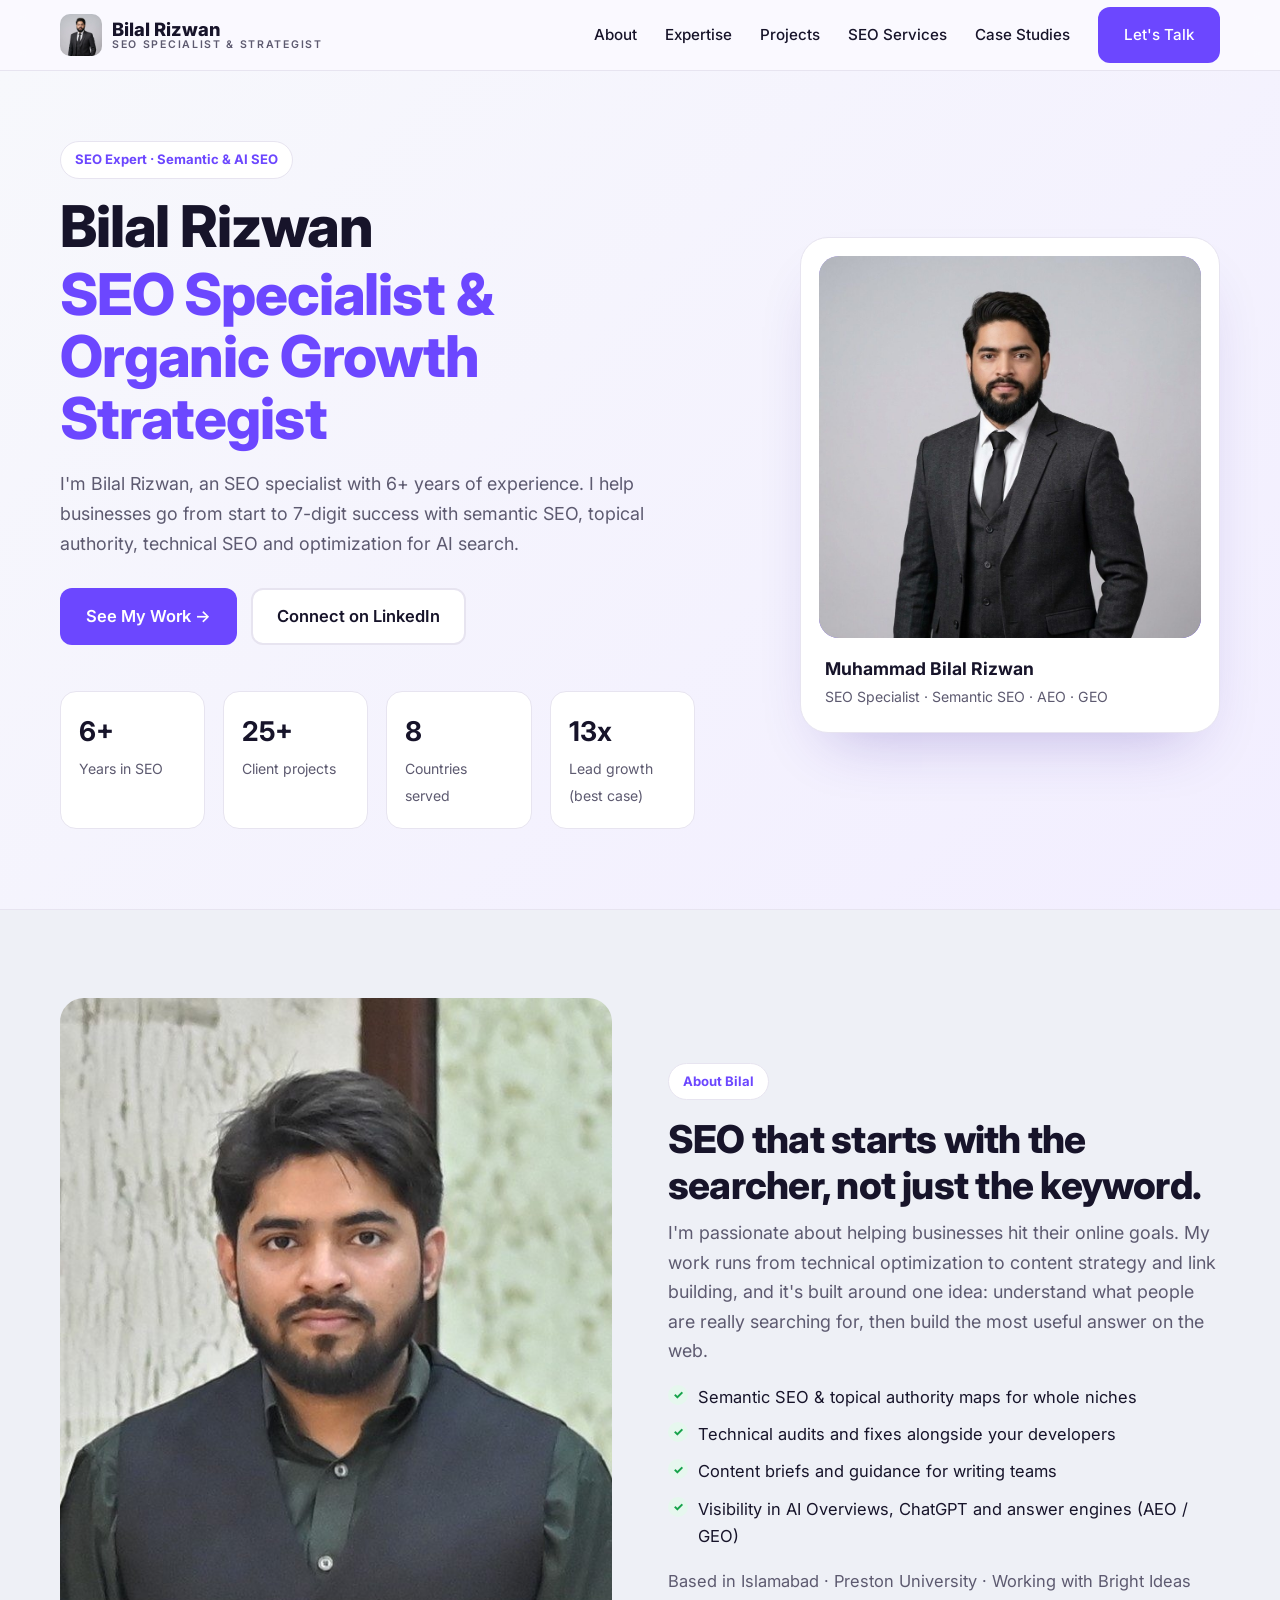
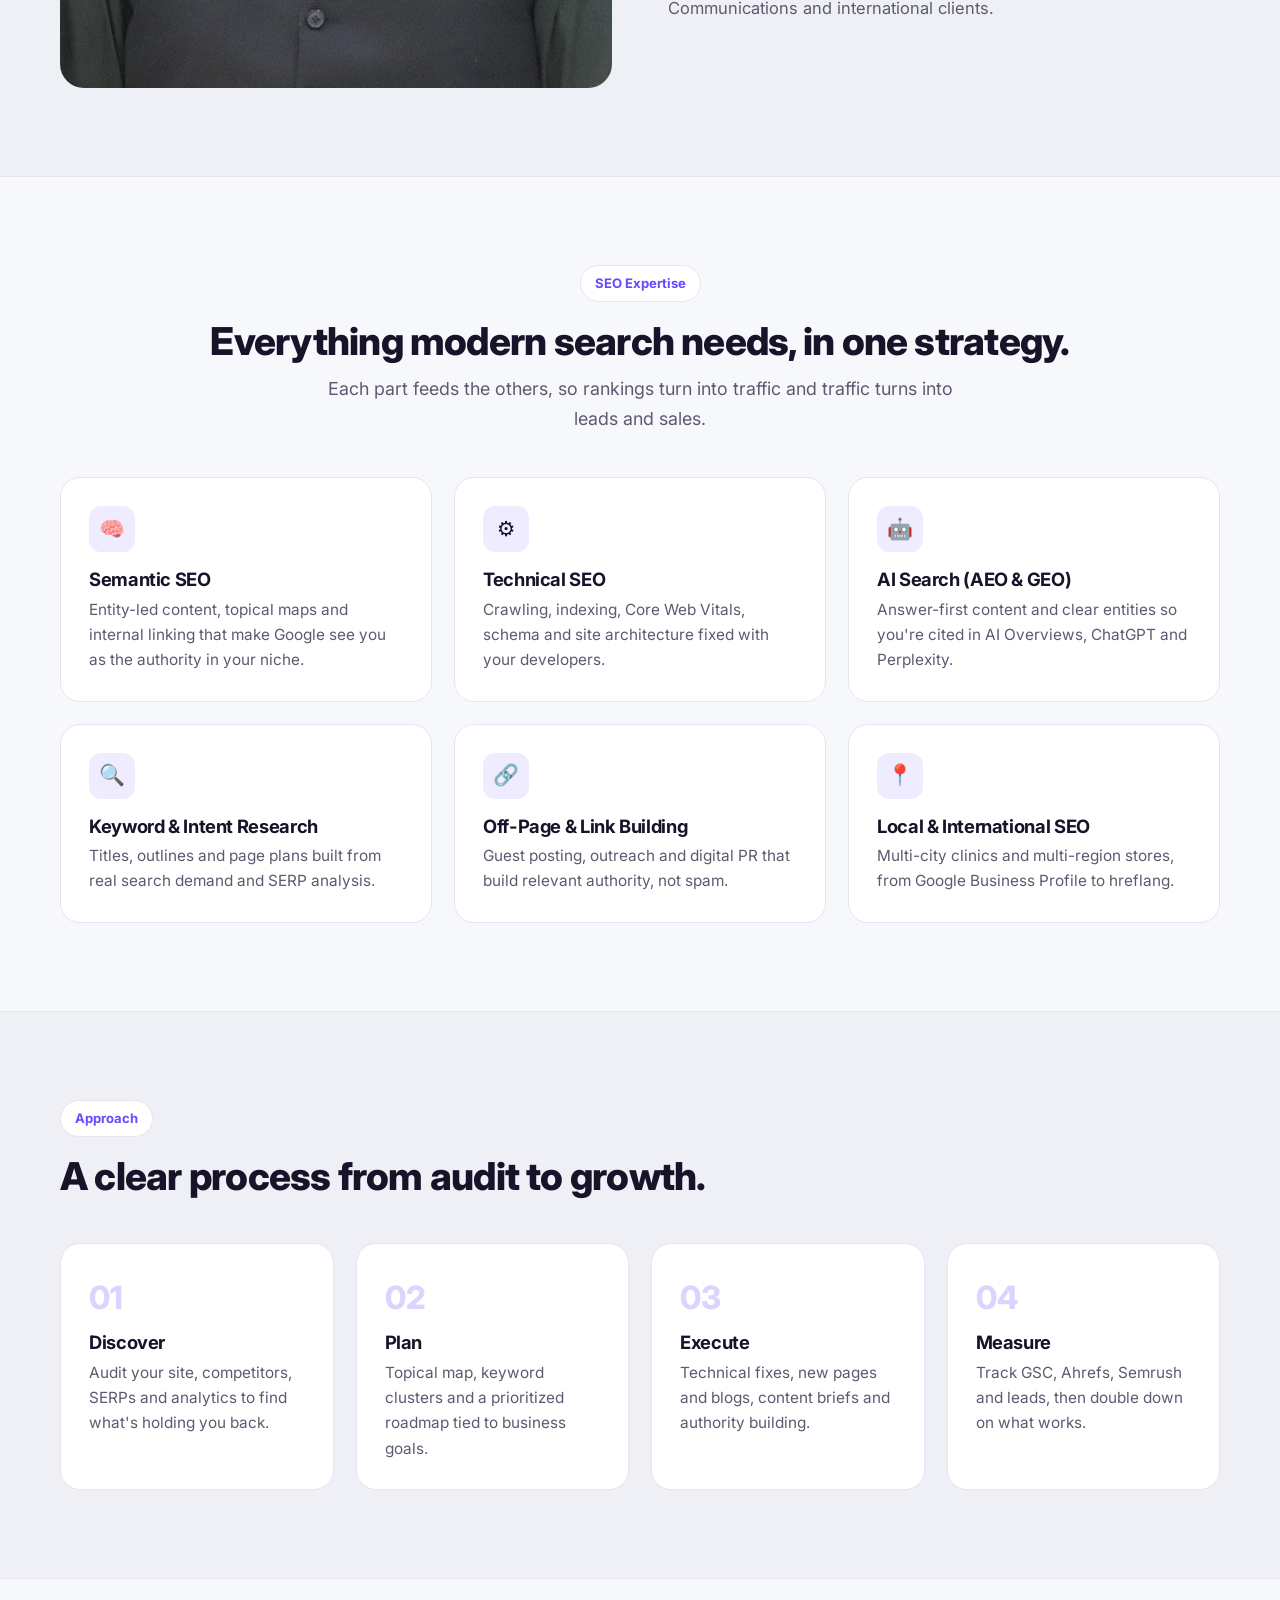
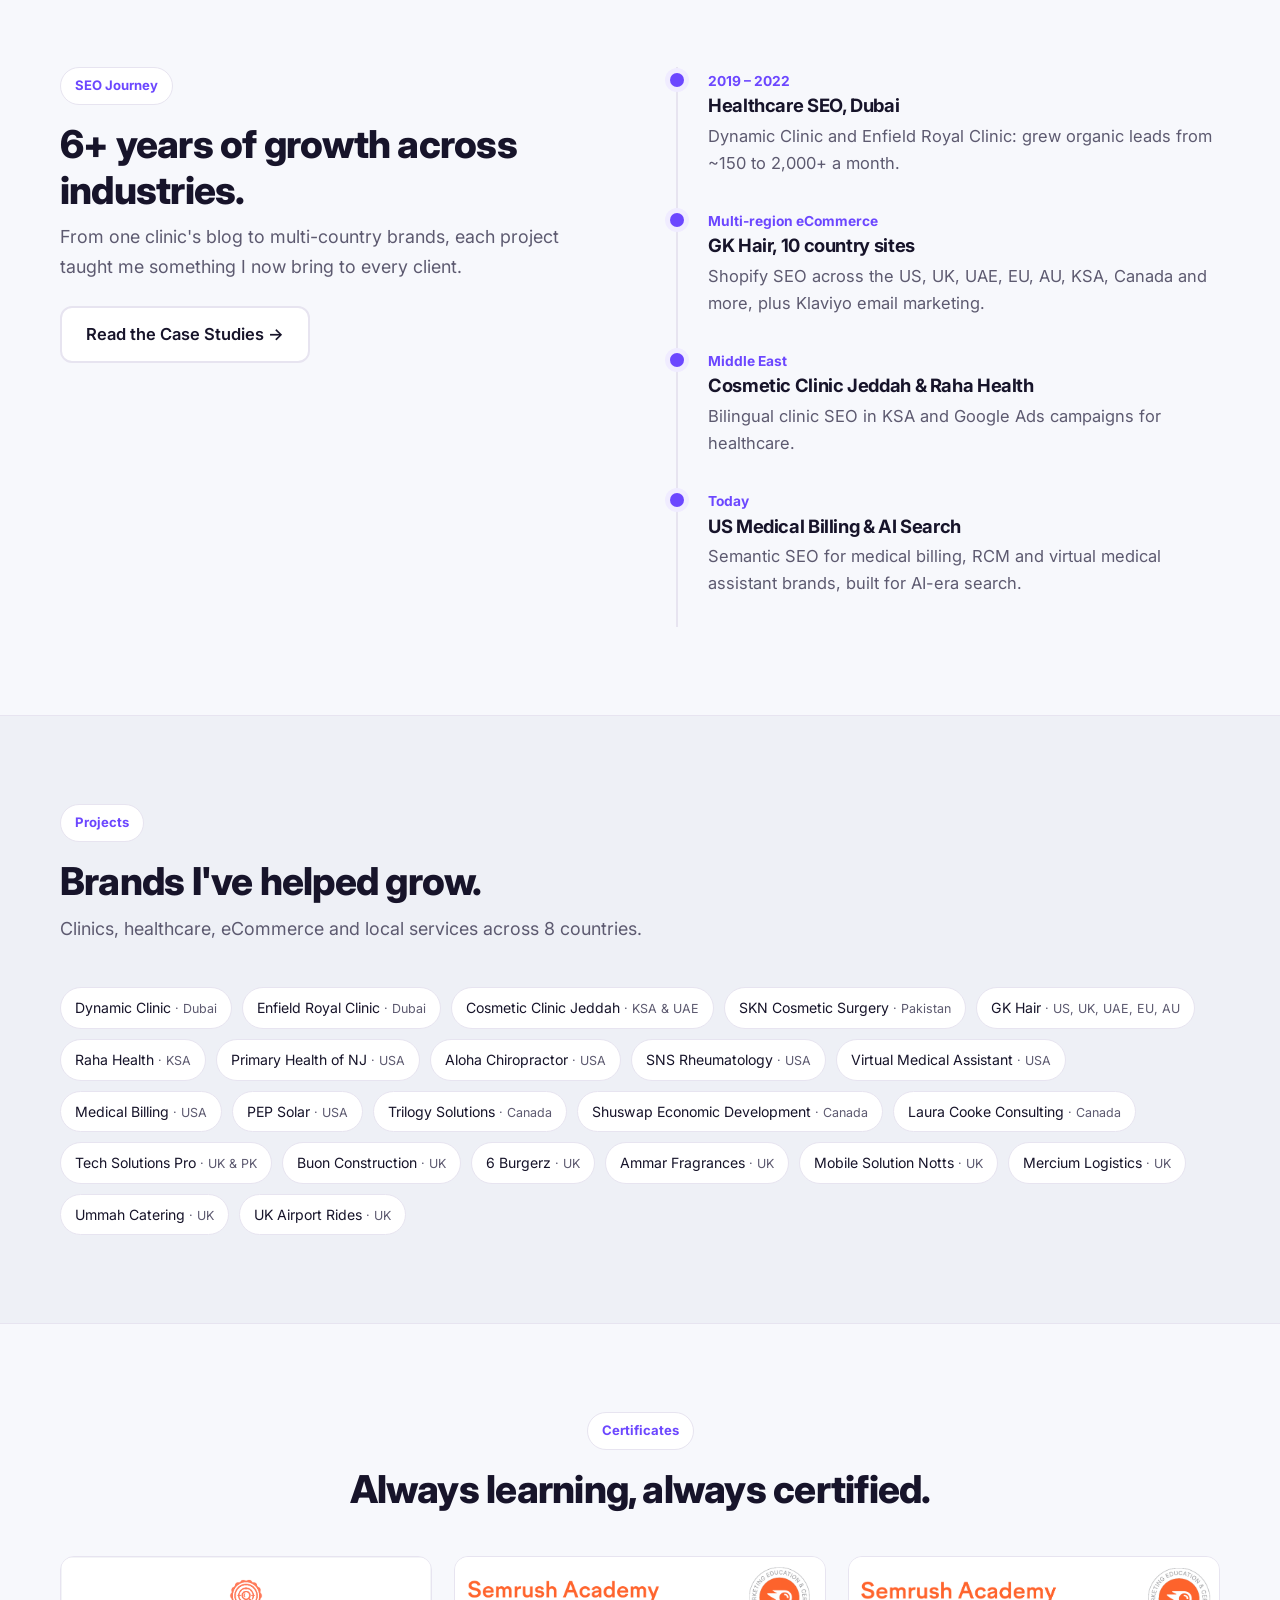
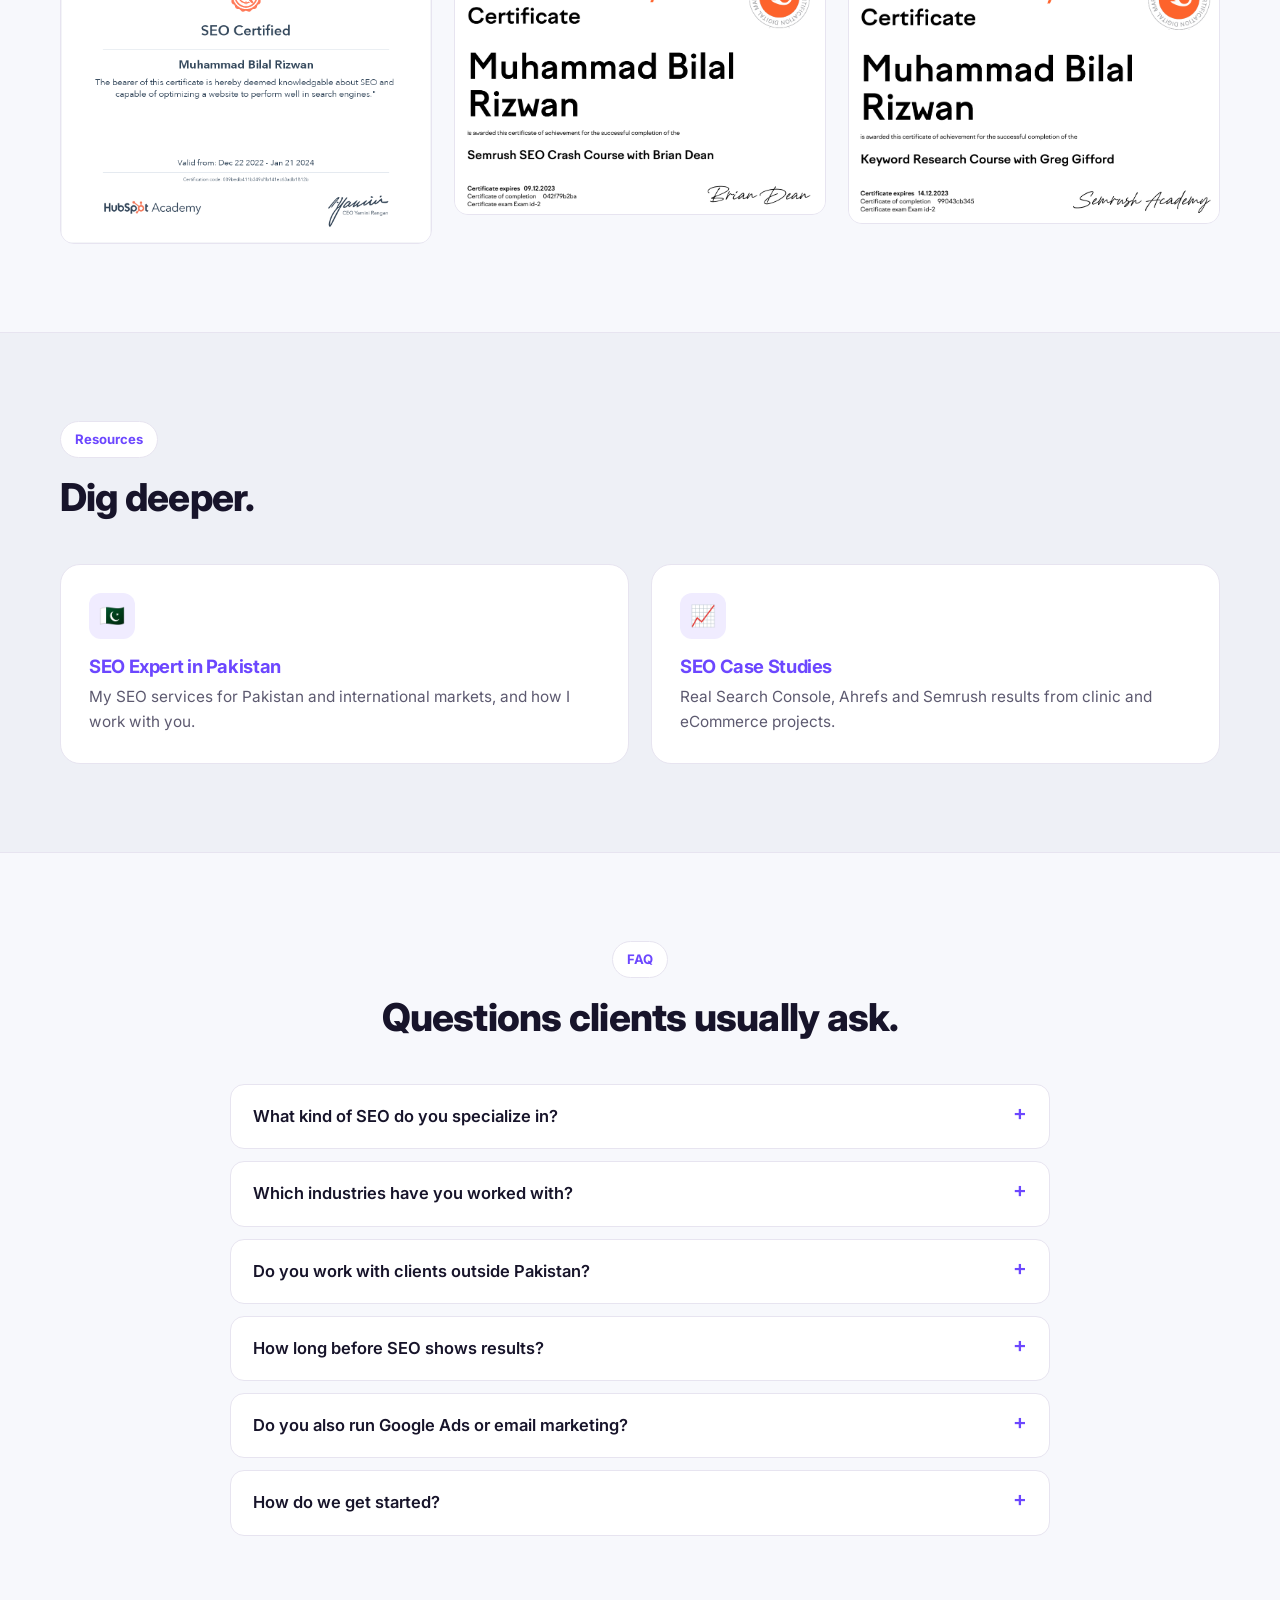
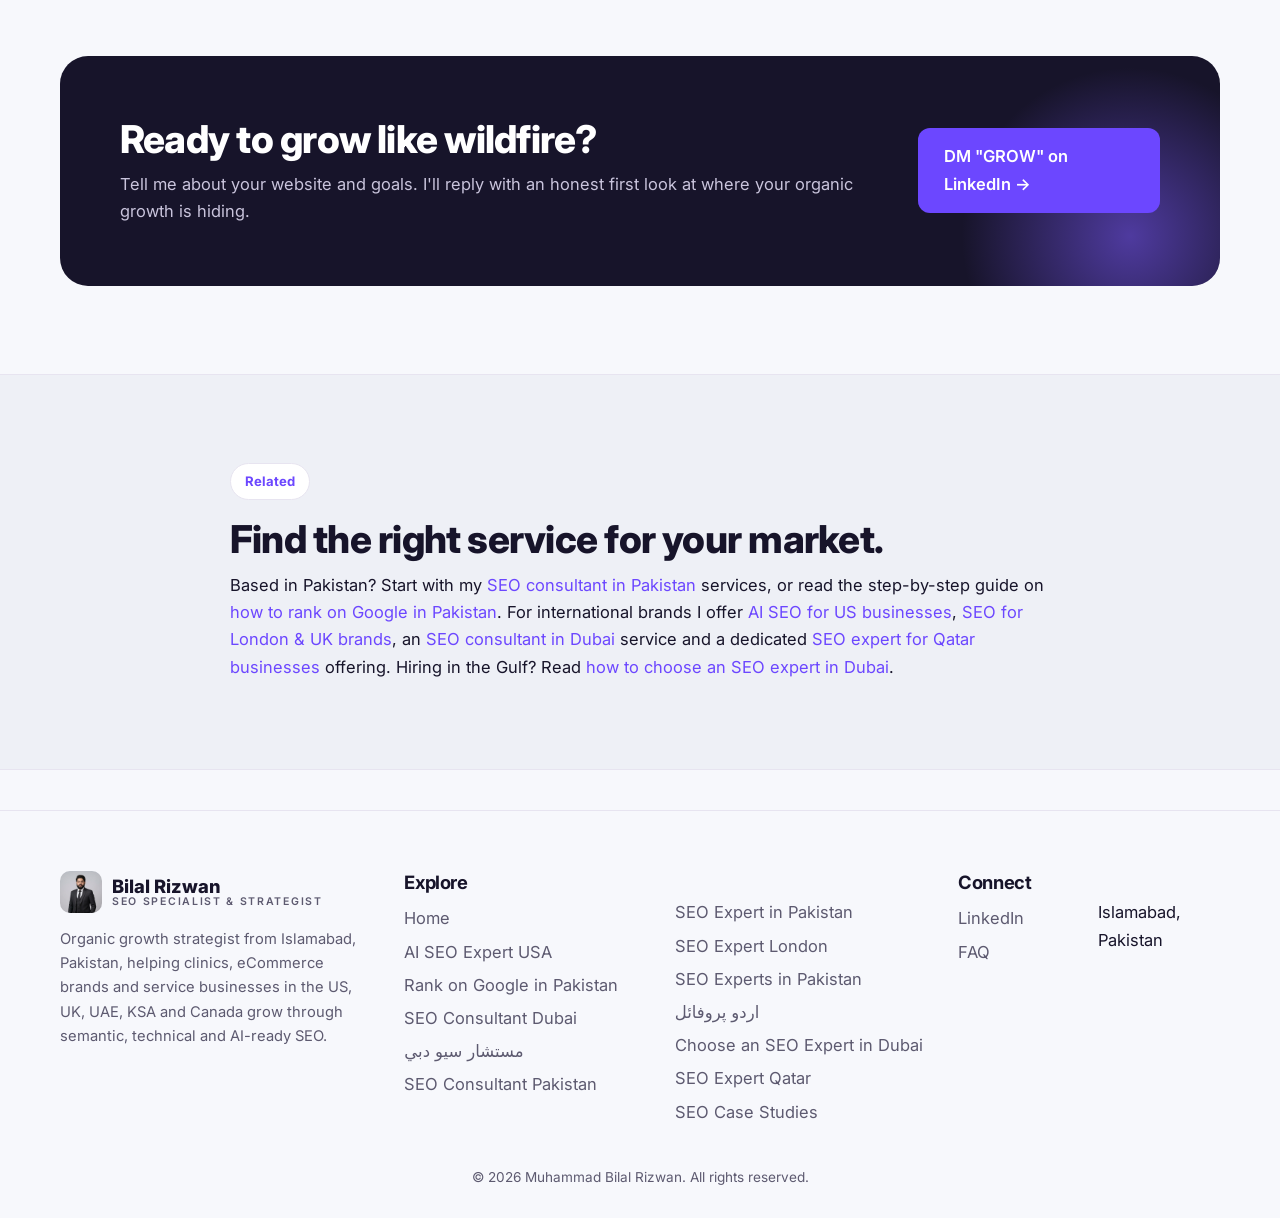
<file: index.html>
<!DOCTYPE html>
<html lang="en"><head><meta charset="utf-8"><meta name="viewport" content="width=device-width,initial-scale=1">
<title>Bilal Rizwan | SEO Specialist, Semantic SEO, AEO & GEO Strategist</title><meta name="description" content="Muhammad Bilal Rizwan is an SEO specialist from Islamabad with 6+ years helping clinics, eCommerce and service brands grow organic traffic and leads through semantic, technical and AI-ready SEO.">
<link rel="canonical" href="https://bilal-rizwan-seo.github.io/">
<meta property="og:title" content="Bilal Rizwan | SEO Specialist, Semantic SEO, AEO & GEO Strategist"><meta property="og:description" content="Muhammad Bilal Rizwan is an SEO specialist from Islamabad with 6+ years helping clinics, eCommerce and service brands grow organic traffic and leads through semantic, technical and AI-ready SEO."><meta property="og:image" content="https://bilal-rizwan-seo.github.io/img/bilal-rizwan-seo-specialist-portrait.jpg"><meta property="og:type" content="website">
<link rel="preconnect" href="https://fonts.googleapis.com"><link rel="preconnect" href="https://fonts.gstatic.com" crossorigin>
<link href="https://fonts.googleapis.com/css2?family=Inter:wght@400;500;600&family=Plus+Jakarta+Sans:wght@700;800&display=swap" rel="stylesheet">
<meta name="google-site-verification" content="-ryX3-YvymPNhD2IPvmAIB28TjPYhaUGEA8P3ZBicPk"><link rel="icon" href="/favicon.ico" sizes="48x48"><link rel="icon" href="/favicon.svg" type="image/svg+xml"><link rel="icon" href="/favicon-32x32.png" type="image/png" sizes="32x32"><link rel="apple-touch-icon" href="/apple-touch-icon.png"><link rel="stylesheet" href="style.css">
<script type="application/ld+json">{"@context":"https://schema.org","@type":"Person","name":"Muhammad Bilal Rizwan","alternateName":"Bilal Rizwan","jobTitle":"SEO Specialist & Organic Growth Strategist","url":"https://bilal-rizwan-seo.github.io/","image":"https://bilal-rizwan-seo.github.io/img/bilal-rizwan-seo-specialist-portrait.jpg","address":{"@type":"PostalAddress","addressLocality":"Islamabad","addressCountry":"PK"},"alumniOf":"Preston University","sameAs":["https://www.linkedin.com/in/bilalrizwanseo/"],"knowsAbout":["Semantic SEO","Technical SEO","Topical Authority","AEO","GEO","Local SEO","Google Ads","Email Marketing"]}</script>
<script type="application/ld+json">{"@context":"https://schema.org","@type":"FAQPage","mainEntity":[{"@type":"Question","name":"What kind of SEO do you specialize in?","acceptedAnswer":{"@type":"Answer","text":"Semantic SEO and topical authority, backed by technical SEO, keyword and intent research, content strategy, link building and optimization for AI search experiences (AEO and GEO)."}},{"@type":"Question","name":"Which industries have you worked with?","acceptedAnswer":{"@type":"Answer","text":"Mostly healthcare and aesthetic clinics, medical billing and virtual medical assistant companies, multi-region eCommerce (Shopify), and local service businesses such as logistics, catering, solar and construction."}},{"@type":"Question","name":"Do you work with clients outside Pakistan?","acceptedAnswer":{"@type":"Answer","text":"Yes. Most of my projects are in the USA, UK, UAE, KSA, Canada and Europe. I work remotely from Islamabad across time zones."}},{"@type":"Question","name":"How long before SEO shows results?","acceptedAnswer":{"@type":"Answer","text":"Usually 3 to 6 months for meaningful movement, depending on competition, site health and content depth. On Dynamic Clinic, organic leads grew from about 150 to 2,000+ a month over the engagement."}},{"@type":"Question","name":"Do you also run Google Ads or email marketing?","acceptedAnswer":{"@type":"Answer","text":"Yes. I've managed Google Ads for healthcare (Raha Health) and Klaviyo email marketing for GK Hair, alongside SEO, so paid, owned and organic channels work together."}},{"@type":"Question","name":"How do we get started?","acceptedAnswer":{"@type":"Answer","text":"Send me a message on LinkedIn (DM \"GROW\"). I'll review your site and share the first opportunities I see before we agree on a plan."}}]}</script>
</head><body>
<header><nav class="wrap">
<a class="logo" href="index.html"><img src="img/bilal-rizwan-seo-specialist-portrait.jpg" alt="" class="av"><span>Bilal Rizwan<small>SEO SPECIALIST &amp; STRATEGIST</small></span></a>
<button class="burger" aria-label="Menu" onclick="document.querySelector('.menu').classList.toggle('open')">☰</button>
<ul class="menu">
<li><a href="index.html#about">About</a></li>
<li><a href="index.html#expertise">Expertise</a></li>
<li><a href="index.html#projects">Projects</a></li>
<li><a href="seo-expert-in-pakistan.html">SEO Services</a></li>
<li><a href="seo-case-studies.html">Case Studies</a></li>
<li><a class="btn btn-p" href="https://www.linkedin.com/in/bilalrizwanseo/" target="_blank" rel="noopener">Let's Talk</a></li>
</ul></nav></header>

<section class="hero"><div class="wrap hero-grid">
<div class="reveal">
<span class="eyebrow">SEO Expert · Semantic &amp; AI SEO</span>
<h1>Bilal Rizwan<br><span class="hl">SEO Specialist &amp; Organic Growth Strategist</span></h1>
<p class="lead">I'm Bilal Rizwan, an SEO specialist with 6+ years of experience. I help businesses go from start to 7-digit success with semantic SEO, topical authority, technical SEO and optimization for AI search.</p>
<div class="cta"><a class="btn btn-p" href="#projects">See My Work →</a><a class="btn btn-o" href="https://www.linkedin.com/in/bilalrizwanseo/" target="_blank" rel="noopener">Connect on LinkedIn</a></div>
<div class="stats">
<div class="stat"><b>6+</b><span>Years in SEO</span></div>
<div class="stat"><b>25+</b><span>Client projects</span></div>
<div class="stat"><b>8</b><span>Countries served</span></div>
<div class="stat"><b>13x</b><span>Lead growth (best case)</span></div>
</div></div>
<div class="hero-photo reveal"><img src="img/bilal-rizwan-seo-specialist-portrait.jpg" alt="Muhammad Bilal Rizwan, SEO Specialist">
<div class="pc"><b>Muhammad Bilal Rizwan</b><span>SEO Specialist · Semantic SEO · AEO · GEO</span></div></div>
</div></section>

<section id="about" class="alt"><div class="wrap grid2">
<div class="about-img reveal"><img src="img/bilal-rizwan-seo-expert-pakistan.jpg" alt="Bilal Rizwan portrait" loading="lazy"></div>
<div class="reveal"><span class="eyebrow">About Bilal</span>
<h2>SEO that starts with the searcher, not just the keyword.</h2>
<p class="lead">I'm passionate about helping businesses hit their online goals. My work runs from technical optimization to content strategy and link building, and it's built around one idea: understand what people are really searching for, then build the most useful answer on the web.</p>
<ul class="checks">
<li>Semantic SEO &amp; topical authority maps for whole niches</li>
<li>Technical audits and fixes alongside your developers</li>
<li>Content briefs and guidance for writing teams</li>
<li>Visibility in AI Overviews, ChatGPT and answer engines (AEO / GEO)</li>
</ul>
<p style="margin-top:18px;color:var(--muted)">Based in Islamabad · Preston University · Working with Bright Ideas Communications and international clients.</p>
</div></div></section>

<section id="expertise"><div class="wrap">
<div class="head c reveal"><span class="eyebrow">SEO Expertise</span><h2>Everything modern search needs, in one strategy.</h2><p class="lead">Each part feeds the others, so rankings turn into traffic and traffic turns into leads and sales.</p></div>
<div class="grid3">
<div class="card reveal"><div class="ico">🧠</div><h3>Semantic SEO</h3><p>Entity-led content, topical maps and internal linking that make Google see you as the authority in your niche.</p></div>
<div class="card reveal"><div class="ico">⚙️</div><h3>Technical SEO</h3><p>Crawling, indexing, Core Web Vitals, schema and site architecture fixed with your developers.</p></div>
<div class="card reveal"><div class="ico">🤖</div><h3>AI Search (AEO &amp; GEO)</h3><p>Answer-first content and clear entities so you're cited in AI Overviews, ChatGPT and Perplexity.</p></div>
<div class="card reveal"><div class="ico">🔍</div><h3>Keyword &amp; Intent Research</h3><p>Titles, outlines and page plans built from real search demand and SERP analysis.</p></div>
<div class="card reveal"><div class="ico">🔗</div><h3>Off-Page &amp; Link Building</h3><p>Guest posting, outreach and digital PR that build relevant authority, not spam.</p></div>
<div class="card reveal"><div class="ico">📍</div><h3>Local &amp; International SEO</h3><p>Multi-city clinics and multi-region stores, from Google Business Profile to hreflang.</p></div>
</div></div></section>

<section id="process" class="alt"><div class="wrap">
<div class="head reveal"><span class="eyebrow">Approach</span><h2>A clear process from audit to growth.</h2></div>
<div class="grid3 steps" style="grid-template-columns:repeat(4,1fr)">
<div class="card reveal"><h3>Discover</h3><p>Audit your site, competitors, SERPs and analytics to find what's holding you back.</p></div>
<div class="card reveal"><h3>Plan</h3><p>Topical map, keyword clusters and a prioritized roadmap tied to business goals.</p></div>
<div class="card reveal"><h3>Execute</h3><p>Technical fixes, new pages and blogs, content briefs and authority building.</p></div>
<div class="card reveal"><h3>Measure</h3><p>Track GSC, Ahrefs, Semrush and leads, then double down on what works.</p></div>
</div></div></section>

<section id="seo-journey"><div class="wrap grid2" style="align-items:start">
<div class="reveal"><span class="eyebrow">SEO Journey</span><h2>6+ years of growth across industries.</h2><p class="lead">From one clinic's blog to multi-country brands, each project taught me something I now bring to every client.</p>
<a class="btn btn-o" href="seo-case-studies.html" style="margin-top:24px">Read the Case Studies →</a></div>
<div class="tl reveal">
<div class="tl-item"><small>2019 – 2022</small><h3>Healthcare SEO, Dubai</h3><p>Dynamic Clinic and Enfield Royal Clinic: grew organic leads from ~150 to 2,000+ a month.</p></div>
<div class="tl-item"><small>Multi-region eCommerce</small><h3>GK Hair, 10 country sites</h3><p>Shopify SEO across the US, UK, UAE, EU, AU, KSA, Canada and more, plus Klaviyo email marketing.</p></div>
<div class="tl-item"><small>Middle East</small><h3>Cosmetic Clinic Jeddah &amp; Raha Health</h3><p>Bilingual clinic SEO in KSA and Google Ads campaigns for healthcare.</p></div>
<div class="tl-item"><small>Today</small><h3>US Medical Billing &amp; AI Search</h3><p>Semantic SEO for medical billing, RCM and virtual medical assistant brands, built for AI-era search.</p></div>
</div></div></section>

<section id="projects" class="alt"><div class="wrap">
<div class="head reveal"><span class="eyebrow">Projects</span><h2>Brands I've helped grow.</h2><p class="lead">Clinics, healthcare, eCommerce and local services across 8 countries.</p></div>
<div class="chips reveal"><span class="chip">Dynamic Clinic<i>· Dubai</i></span><span class="chip">Enfield Royal Clinic<i>· Dubai</i></span><span class="chip">Cosmetic Clinic Jeddah<i>· KSA & UAE</i></span><span class="chip">SKN Cosmetic Surgery<i>· Pakistan</i></span><span class="chip">GK Hair<i>· US, UK, UAE, EU, AU</i></span><span class="chip">Raha Health<i>· KSA</i></span><span class="chip">Primary Health of NJ<i>· USA</i></span><span class="chip">Aloha Chiropractor<i>· USA</i></span><span class="chip">SNS Rheumatology<i>· USA</i></span><span class="chip">Virtual Medical Assistant<i>· USA</i></span><span class="chip">Medical Billing<i>· USA</i></span><span class="chip">PEP Solar<i>· USA</i></span><span class="chip">Trilogy Solutions<i>· Canada</i></span><span class="chip">Shuswap Economic Development<i>· Canada</i></span><span class="chip">Laura Cooke Consulting<i>· Canada</i></span><span class="chip">Tech Solutions Pro<i>· UK & PK</i></span><span class="chip">Buon Construction<i>· UK</i></span><span class="chip">6 Burgerz<i>· UK</i></span><span class="chip">Ammar Fragrances<i>· UK</i></span><span class="chip">Mobile Solution Notts<i>· UK</i></span><span class="chip">Mercium Logistics<i>· UK</i></span><span class="chip">Ummah Catering<i>· UK</i></span><span class="chip">UK Airport Rides<i>· UK</i></span></div>
</div></section>

<section id="certificates"><div class="wrap">
<div class="head c reveal"><span class="eyebrow">Certificates</span><h2>Always learning, always certified.</h2></div>
<div class="grid3 certs reveal"><img src="img/hubspot-seo-certification-bilal-rizwan.png" alt="SEO certificate" data-zoom loading="lazy"><img src="img/semrush-seo-crash-course-certificate.png" alt="SEO certificate" data-zoom loading="lazy"><img src="img/semrush-keyword-research-certificate.png" alt="SEO certificate" data-zoom loading="lazy"></div>
</div></section>

<section id="resources" class="alt"><div class="wrap">
<div class="head reveal"><span class="eyebrow">Resources</span><h2>Dig deeper.</h2></div>
<div class="grid3" style="grid-template-columns:1fr 1fr">
<a class="card reveal" href="seo-expert-in-pakistan.html"><div class="ico">🇵🇰</div><h3>SEO Expert in Pakistan</h3><p>My SEO services for Pakistan and international markets, and how I work with you.</p></a>
<a class="card reveal" href="seo-case-studies.html"><div class="ico">📈</div><h3>SEO Case Studies</h3><p>Real Search Console, Ahrefs and Semrush results from clinic and eCommerce projects.</p></a>
</div></div></section>

<section id="faq"><div class="wrap" style="max-width:820px">
<div class="head c reveal"><span class="eyebrow">FAQ</span><h2>Questions clients usually ask.</h2></div>
<div class="reveal"><details><summary>What kind of SEO do you specialize in?</summary><p>Semantic SEO and topical authority, backed by technical SEO, keyword and intent research, content strategy, link building and optimization for AI search experiences (AEO and GEO).</p></details><details><summary>Which industries have you worked with?</summary><p>Mostly healthcare and aesthetic clinics, medical billing and virtual medical assistant companies, multi-region eCommerce (Shopify), and local service businesses such as logistics, catering, solar and construction.</p></details><details><summary>Do you work with clients outside Pakistan?</summary><p>Yes. Most of my projects are in the USA, UK, UAE, KSA, Canada and Europe. I work remotely from Islamabad across time zones.</p></details><details><summary>How long before SEO shows results?</summary><p>Usually 3 to 6 months for meaningful movement, depending on competition, site health and content depth. On Dynamic Clinic, organic leads grew from about 150 to 2,000+ a month over the engagement.</p></details><details><summary>Do you also run Google Ads or email marketing?</summary><p>Yes. I've managed Google Ads for healthcare (Raha Health) and Klaviyo email marketing for GK Hair, alongside SEO, so paid, owned and organic channels work together.</p></details><details><summary>How do we get started?</summary><p>Send me a message on LinkedIn (DM "GROW"). I'll review your site and share the first opportunities I see before we agree on a plan.</p></details></div></div></section>

<section style="padding-top:20px"><div class="wrap"><div class="band reveal">
<div><h2>Ready to grow like wildfire?</h2><p>Tell me about your website and goals. I'll reply with an honest first look at where your organic growth is hiding.</p></div>
<a class="btn btn-p" href="https://www.linkedin.com/in/bilalrizwanseo/" target="_blank" rel="noopener" style="position:relative;z-index:1">DM "GROW" on LinkedIn →</a>
</div></div></section>
<section class="alt"><div class="wrap" style="max-width:820px"><span class="eyebrow">Related</span><h2>Find the right service for your market.</h2><p>Based in Pakistan? Start with my <a href="seo-consultant-in-pakistan.html">SEO consultant in Pakistan</a> services, or read the step-by-step guide on <a href="how-to-rank-on-google-search-in-pakistan.html">how to rank on Google in Pakistan</a>. For international brands I offer <a href="ai-seo-expert-usa.html">AI SEO for US businesses</a>, <a href="seo-expert-london.html">SEO for London &amp; UK brands</a>, an <a href="seo-consultant-dubai-uae.html">SEO consultant in Dubai</a> service and a dedicated <a href="seo-expert-qatar.html">SEO expert for Qatar businesses</a> offering. Hiring in the Gulf? Read <a href="seo-expert-dubai-hiring-guide.html">how to choose an SEO expert in Dubai</a>.</p></div></section>
<footer><div class="wrap"><div class="fgrid">
<div><a class="logo" href="index.html"><img src="img/bilal-rizwan-seo-specialist-portrait.jpg" alt="" class="av"><span>Bilal Rizwan<small>SEO SPECIALIST &amp; STRATEGIST</small></span></a><p style="margin-top:14px">Organic growth strategist from Islamabad, Pakistan, helping clinics, eCommerce brands and service businesses in the US, UK, UAE, KSA and Canada grow through semantic, technical and AI-ready SEO.</p></div>
<div><h3>Explore</h3><ul><li><a href="index.html">Home</a></li><li><a href="ai-seo-expert-usa.html">AI SEO Expert USA</a></li><li><a href="how-to-rank-on-google-search-in-pakistan.html">Rank on Google in Pakistan</a></li><li><a href="seo-consultant-dubai-uae.html">SEO Consultant Dubai</a></li><li><a href="seo-consultant-dubai-uae-ar.html">مستشار سيو دبي</a></li><li><a href="seo-consultant-in-pakistan.html">SEO Consultant Pakistan</a></li><li><a href="seo-expert-in-pakistan.html">SEO Expert in Pakistan</a></li><li><a href="seo-expert-london.html">SEO Expert London</a></li><li><a href="seo-experts-in-pakistan.html">SEO Experts in Pakistan</a></li><li><a href="urdu-seo-profile.html">اردو پروفائل</a></li><li><a href="seo-expert-dubai-hiring-guide.html">Choose an SEO Expert in Dubai</a></li><li><a href="seo-expert-qatar.html">SEO Expert Qatar</a></li><li><a href="seo-case-studies.html">SEO Case Studies</a></li></ul></div>
<div><h3>Connect</h3><ul><li><a href="https://www.linkedin.com/in/bilalrizwanseo/" target="_blank" rel="noopener">LinkedIn</a></li><li><a href="index.html#faq">FAQ</a></li><li>Islamabad, Pakistan</li></ul></div>
</div><p class="copy">© 2026 Muhammad Bilal Rizwan. All rights reserved.</p></div></footer>
<div class="lb" onclick="this.style.display='none'"><img alt=""></div>
<script>
const io=new IntersectionObserver(e=>e.forEach(x=>{if(x.isIntersecting){x.target.classList.add('in');io.unobserve(x.target)}}),{threshold:.12});
document.querySelectorAll('.reveal').forEach(el=>io.observe(el));
document.querySelectorAll('[data-zoom]').forEach(i=>i.onclick=()=>{const l=document.querySelector('.lb');l.querySelector('img').src=i.src;l.style.display='grid'});
document.querySelectorAll('.menu a').forEach(a=>a.onclick=()=>document.querySelector('.menu').classList.remove('open'));
</script></body></html>
</file>
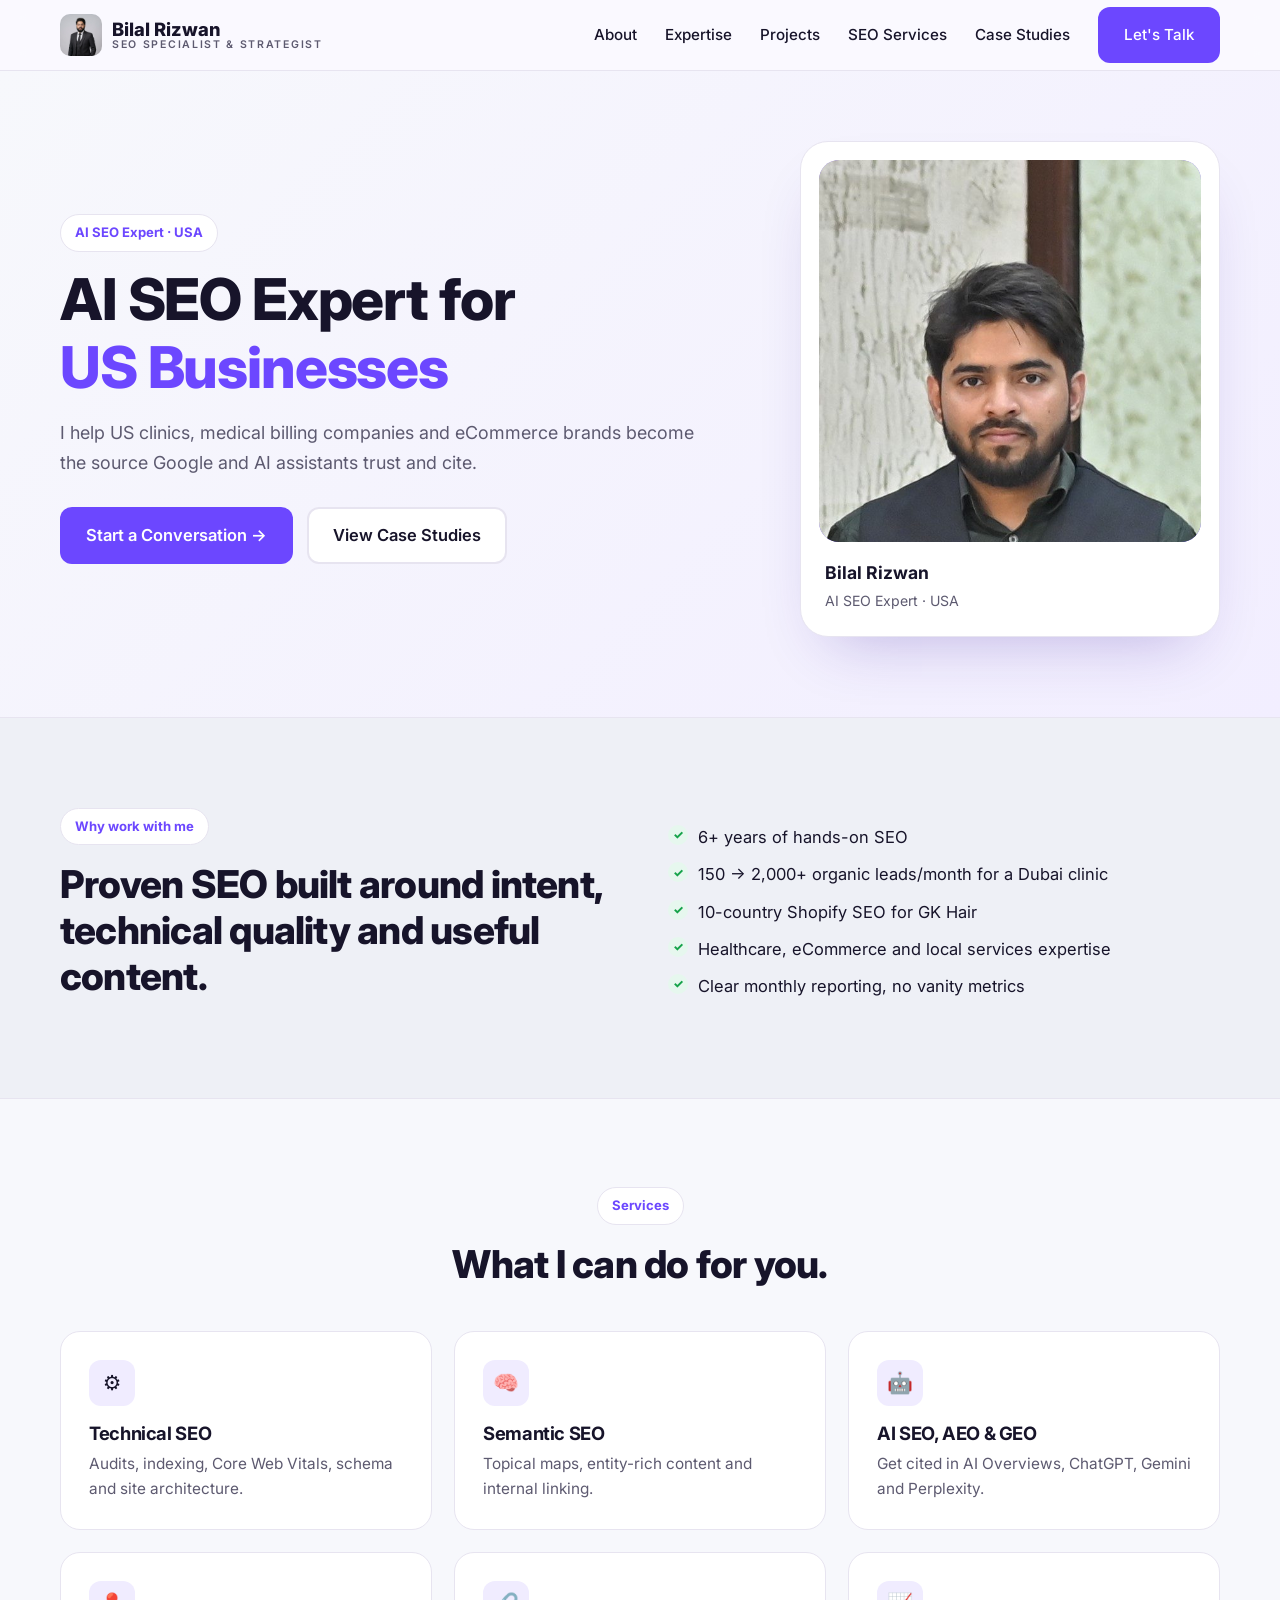
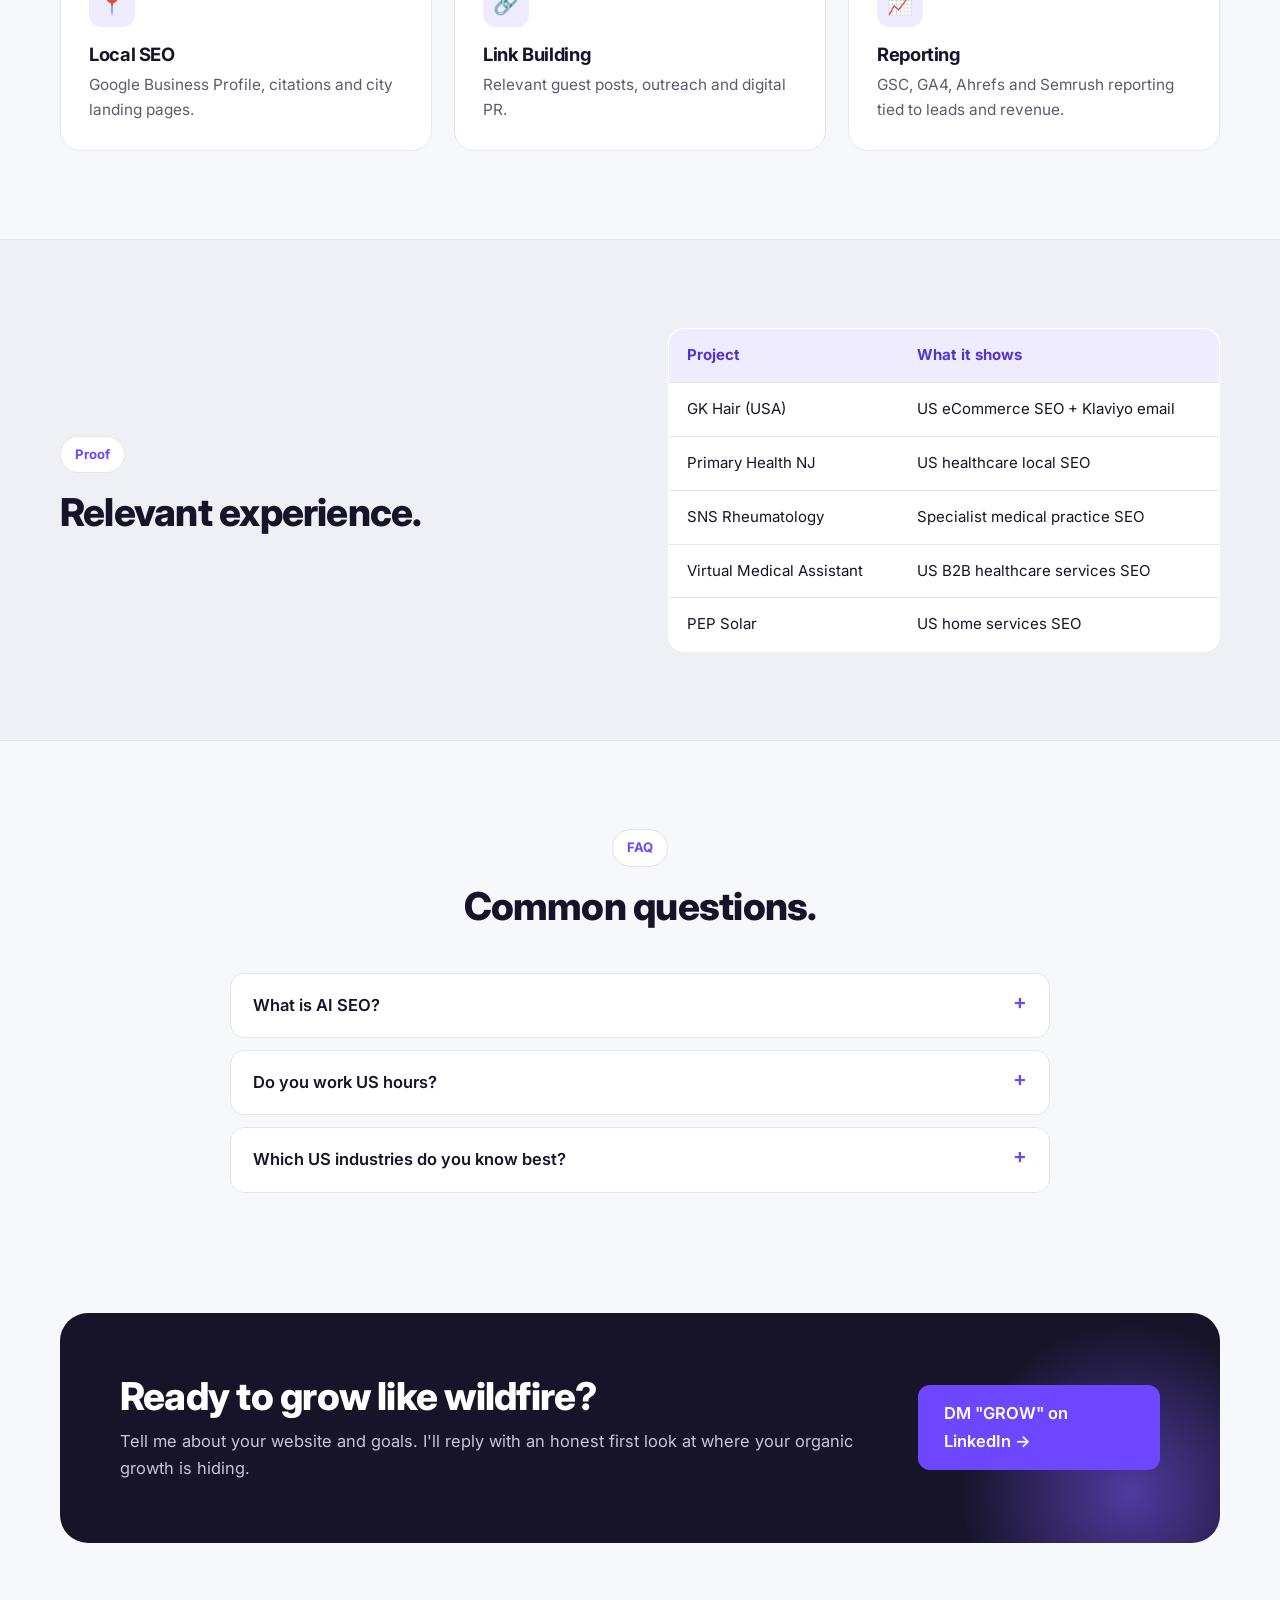
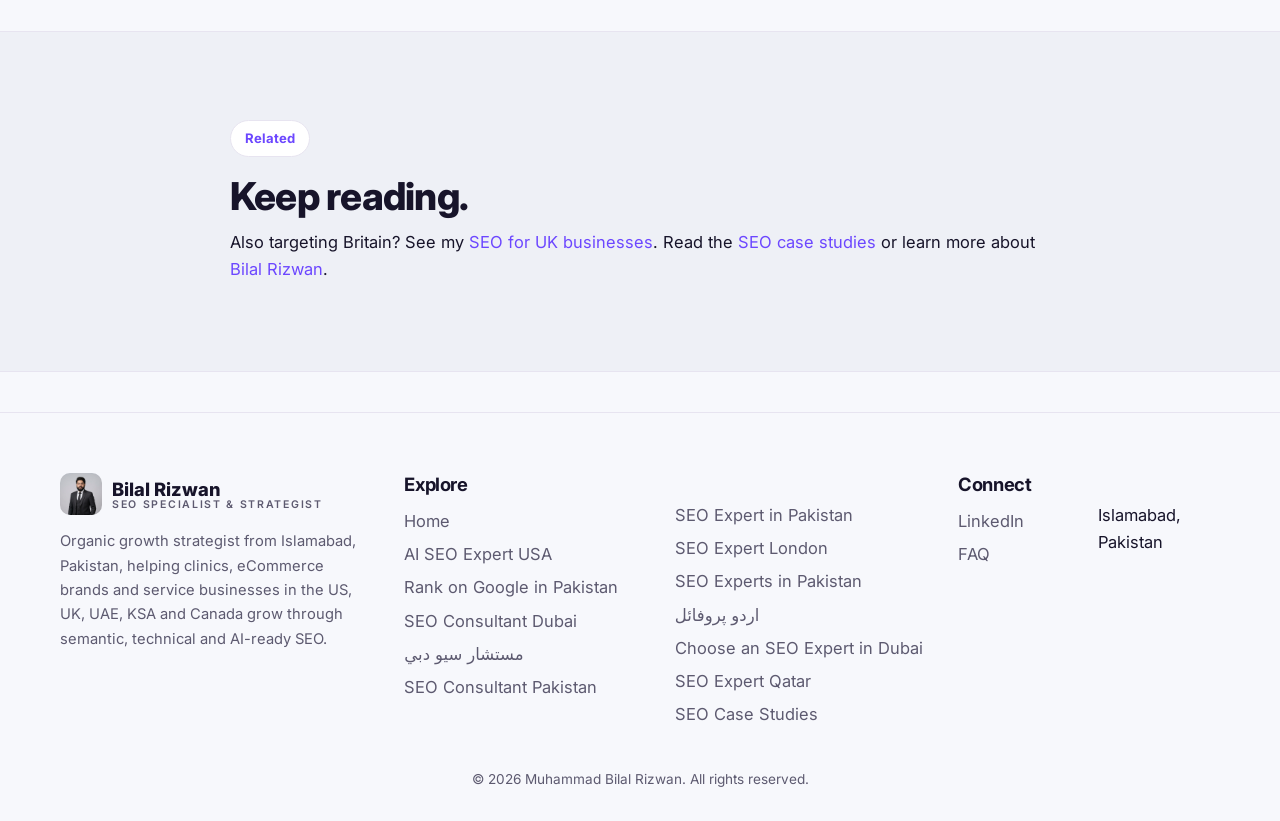
<file: ai-seo-expert-usa.html>
<!DOCTYPE html>
<html lang="en"><head><meta charset="utf-8"><meta name="viewport" content="width=device-width,initial-scale=1">
<title>AI SEO Expert for USA Businesses | Bilal Rizwan</title><meta name="description" content="Bilal Rizwan helps US businesses win visibility in Google and AI search (AI Overviews, ChatGPT, Perplexity) with semantic SEO, AEO and GEO.">
<link rel="canonical" href="https://bilal-rizwan-seo.github.io/ai-seo-expert-usa.html">
<meta property="og:title" content="AI SEO Expert for USA Businesses | Bilal Rizwan"><meta property="og:description" content="Bilal Rizwan helps US businesses win visibility in Google and AI search (AI Overviews, ChatGPT, Perplexity) with semantic SEO, AEO and GEO."><meta property="og:image" content="https://bilal-rizwan-seo.github.io/img/bilal-rizwan-seo-specialist-portrait.jpg"><meta property="og:type" content="website">
<link rel="preconnect" href="https://fonts.googleapis.com"><link rel="preconnect" href="https://fonts.gstatic.com" crossorigin>
<link href="https://fonts.googleapis.com/css2?family=Inter:wght@400;500;600&family=Plus+Jakarta+Sans:wght@700;800&display=swap" rel="stylesheet">
<link rel="icon" href="/favicon.ico" sizes="48x48"><link rel="icon" href="/favicon.svg" type="image/svg+xml"><link rel="icon" href="/favicon-32x32.png" type="image/png" sizes="32x32"><link rel="apple-touch-icon" href="/apple-touch-icon.png"><link rel="stylesheet" href="style.css">
<script type="application/ld+json">{"@context":"https://schema.org","@type":"Person","name":"Muhammad Bilal Rizwan","alternateName":"Bilal Rizwan","jobTitle":"SEO Specialist & Organic Growth Strategist","url":"https://bilal-rizwan-seo.github.io/","image":"https://bilal-rizwan-seo.github.io/img/bilal-rizwan-seo-specialist-portrait.jpg","address":{"@type":"PostalAddress","addressLocality":"Islamabad","addressCountry":"PK"},"alumniOf":"Preston University","sameAs":["https://www.linkedin.com/in/bilalrizwanseo/"],"knowsAbout":["Semantic SEO","Technical SEO","Topical Authority","AEO","GEO","Local SEO","Google Ads","Email Marketing"]}</script>
<script type="application/ld+json">{"@context":"https://schema.org","@type":"FAQPage","mainEntity":[{"@type":"Question","name":"What is AI SEO?","acceptedAnswer":{"@type":"Answer","text":"Optimizing content and entities so AI systems like Google AI Overviews, ChatGPT and Perplexity understand, trust and cite your brand."}},{"@type":"Question","name":"Do you work US hours?","acceptedAnswer":{"@type":"Answer","text":"Yes, I overlap with US Eastern and Central business hours for calls and reporting."}},{"@type":"Question","name":"Which US industries do you know best?","acceptedAnswer":{"@type":"Answer","text":"Healthcare, medical billing and RCM, virtual medical assistants, eCommerce and home services."}}]}</script>
</head><body>
<header><nav class="wrap">
<a class="logo" href="index.html"><img src="img/bilal-rizwan-seo-specialist-portrait.jpg" alt="" class="av"><span>Bilal Rizwan<small>SEO SPECIALIST &amp; STRATEGIST</small></span></a>
<button class="burger" aria-label="Menu" onclick="document.querySelector('.menu').classList.toggle('open')">☰</button>
<ul class="menu">
<li><a href="index.html#about">About</a></li>
<li><a href="index.html#expertise">Expertise</a></li>
<li><a href="index.html#projects">Projects</a></li>
<li><a href="seo-expert-in-pakistan.html">SEO Services</a></li>
<li><a href="seo-case-studies.html">Case Studies</a></li>
<li><a class="btn btn-p" href="https://www.linkedin.com/in/bilalrizwanseo/" target="_blank" rel="noopener">Let's Talk</a></li>
</ul></nav></header>

<section class="hero"><div class="wrap hero-grid">
<div class="reveal"><span class="eyebrow">AI SEO Expert · USA</span>
<h1>AI SEO Expert for <span class="hl">US Businesses</span></h1>
<p class="lead">I help US clinics, medical billing companies and eCommerce brands become the source Google and AI assistants trust and cite.</p>
<div class="cta"><a class="btn btn-p" href="https://www.linkedin.com/in/bilalrizwanseo/" target="_blank" rel="noopener">Start a Conversation →</a><a class="btn btn-o" href="seo-case-studies.html">View Case Studies</a></div></div>
<div class="hero-photo reveal"><img src="img/bilal-rizwan-seo-expert-pakistan.jpg" alt="Bilal Rizwan"><div class="pc"><b>Bilal Rizwan</b><span>AI SEO Expert · USA</span></div></div>
</div></section>
<section class="alt"><div class="wrap grid2"><div class="reveal"><span class="eyebrow">Why work with me</span><h2>Proven SEO built around intent, technical quality and useful content.</h2></div>
<div class="reveal"><ul class="checks"><li>6+ years of hands-on SEO</li><li>150 → 2,000+ organic leads/month for a Dubai clinic</li><li>10-country Shopify SEO for GK Hair</li><li>Healthcare, eCommerce and local services expertise</li><li>Clear monthly reporting, no vanity metrics</li></ul></div></div></section>
<section><div class="wrap"><div class="head c reveal"><span class="eyebrow">Services</span><h2>What I can do for you.</h2></div><div class="grid3"><div class="card reveal"><div class="ico">⚙️</div><h3>Technical SEO</h3><p>Audits, indexing, Core Web Vitals, schema and site architecture.</p></div><div class="card reveal"><div class="ico">🧠</div><h3>Semantic SEO</h3><p>Topical maps, entity-rich content and internal linking.</p></div><div class="card reveal"><div class="ico">🤖</div><h3>AI SEO, AEO & GEO</h3><p>Get cited in AI Overviews, ChatGPT, Gemini and Perplexity.</p></div><div class="card reveal"><div class="ico">📍</div><h3>Local SEO</h3><p>Google Business Profile, citations and city landing pages.</p></div><div class="card reveal"><div class="ico">🔗</div><h3>Link Building</h3><p>Relevant guest posts, outreach and digital PR.</p></div><div class="card reveal"><div class="ico">📈</div><h3>Reporting</h3><p>GSC, GA4, Ahrefs and Semrush reporting tied to leads and revenue.</p></div></div></div></section>
<section class="alt"><div class="wrap grid2"><div class="reveal"><span class="eyebrow">Proof</span><h2>Relevant experience.</h2></div>
<table class="reveal"><tr><th>Project</th><th>What it shows</th></tr><tr><td>GK Hair (USA)</td><td>US eCommerce SEO + Klaviyo email</td></tr><tr><td>Primary Health NJ</td><td>US healthcare local SEO</td></tr><tr><td>SNS Rheumatology</td><td>Specialist medical practice SEO</td></tr><tr><td>Virtual Medical Assistant</td><td>US B2B healthcare services SEO</td></tr><tr><td>PEP Solar</td><td>US home services SEO</td></tr></table></div></section>
<section><div class="wrap" style="max-width:820px"><div class="head c reveal"><span class="eyebrow">FAQ</span><h2>Common questions.</h2></div><div class="reveal"><details><summary>What is AI SEO?</summary><p>Optimizing content and entities so AI systems like Google AI Overviews, ChatGPT and Perplexity understand, trust and cite your brand.</p></details><details><summary>Do you work US hours?</summary><p>Yes, I overlap with US Eastern and Central business hours for calls and reporting.</p></details><details><summary>Which US industries do you know best?</summary><p>Healthcare, medical billing and RCM, virtual medical assistants, eCommerce and home services.</p></details></div></div></section>

<section style="padding-top:20px"><div class="wrap"><div class="band reveal">
<div><h2>Ready to grow like wildfire?</h2><p>Tell me about your website and goals. I'll reply with an honest first look at where your organic growth is hiding.</p></div>
<a class="btn btn-p" href="https://www.linkedin.com/in/bilalrizwanseo/" target="_blank" rel="noopener" style="position:relative;z-index:1">DM "GROW" on LinkedIn →</a>
</div></div></section>
<section class="alt"><div class="wrap" style="max-width:820px"><span class="eyebrow">Related</span><h2>Keep reading.</h2><p>Also targeting Britain? See my <a href="seo-expert-london.html">SEO for UK businesses</a>. Read the <a href="seo-case-studies.html">SEO case studies</a> or learn more about <a href="/">Bilal Rizwan</a>.</p></div></section>
<footer><div class="wrap"><div class="fgrid">
<div><a class="logo" href="index.html"><img src="img/bilal-rizwan-seo-specialist-portrait.jpg" alt="" class="av"><span>Bilal Rizwan<small>SEO SPECIALIST &amp; STRATEGIST</small></span></a><p style="margin-top:14px">Organic growth strategist from Islamabad, Pakistan, helping clinics, eCommerce brands and service businesses in the US, UK, UAE, KSA and Canada grow through semantic, technical and AI-ready SEO.</p></div>
<div><h3>Explore</h3><ul><li><a href="index.html">Home</a></li><li><a href="ai-seo-expert-usa.html">AI SEO Expert USA</a></li><li><a href="how-to-rank-on-google-search-in-pakistan.html">Rank on Google in Pakistan</a></li><li><a href="seo-consultant-dubai-uae.html">SEO Consultant Dubai</a></li><li><a href="seo-consultant-dubai-uae-ar.html">مستشار سيو دبي</a></li><li><a href="seo-consultant-in-pakistan.html">SEO Consultant Pakistan</a></li><li><a href="seo-expert-in-pakistan.html">SEO Expert in Pakistan</a></li><li><a href="seo-expert-london.html">SEO Expert London</a></li><li><a href="seo-experts-in-pakistan.html">SEO Experts in Pakistan</a></li><li><a href="urdu-seo-profile.html">اردو پروفائل</a></li><li><a href="seo-expert-dubai-hiring-guide.html">Choose an SEO Expert in Dubai</a></li><li><a href="seo-expert-qatar.html">SEO Expert Qatar</a></li><li><a href="seo-case-studies.html">SEO Case Studies</a></li></ul></div>
<div><h3>Connect</h3><ul><li><a href="https://www.linkedin.com/in/bilalrizwanseo/" target="_blank" rel="noopener">LinkedIn</a></li><li><a href="index.html#faq">FAQ</a></li><li>Islamabad, Pakistan</li></ul></div>
</div><p class="copy">© 2026 Muhammad Bilal Rizwan. All rights reserved.</p></div></footer>
<div class="lb" onclick="this.style.display='none'"><img alt=""></div>
<script>
const io=new IntersectionObserver(e=>e.forEach(x=>{if(x.isIntersecting){x.target.classList.add('in');io.unobserve(x.target)}}),{threshold:.12});
document.querySelectorAll('.reveal').forEach(el=>io.observe(el));
document.querySelectorAll('[data-zoom]').forEach(i=>i.onclick=()=>{const l=document.querySelector('.lb');l.querySelector('img').src=i.src;l.style.display='grid'});
document.querySelectorAll('.menu a').forEach(a=>a.onclick=()=>document.querySelector('.menu').classList.remove('open'));
</script></body></html>
</file>
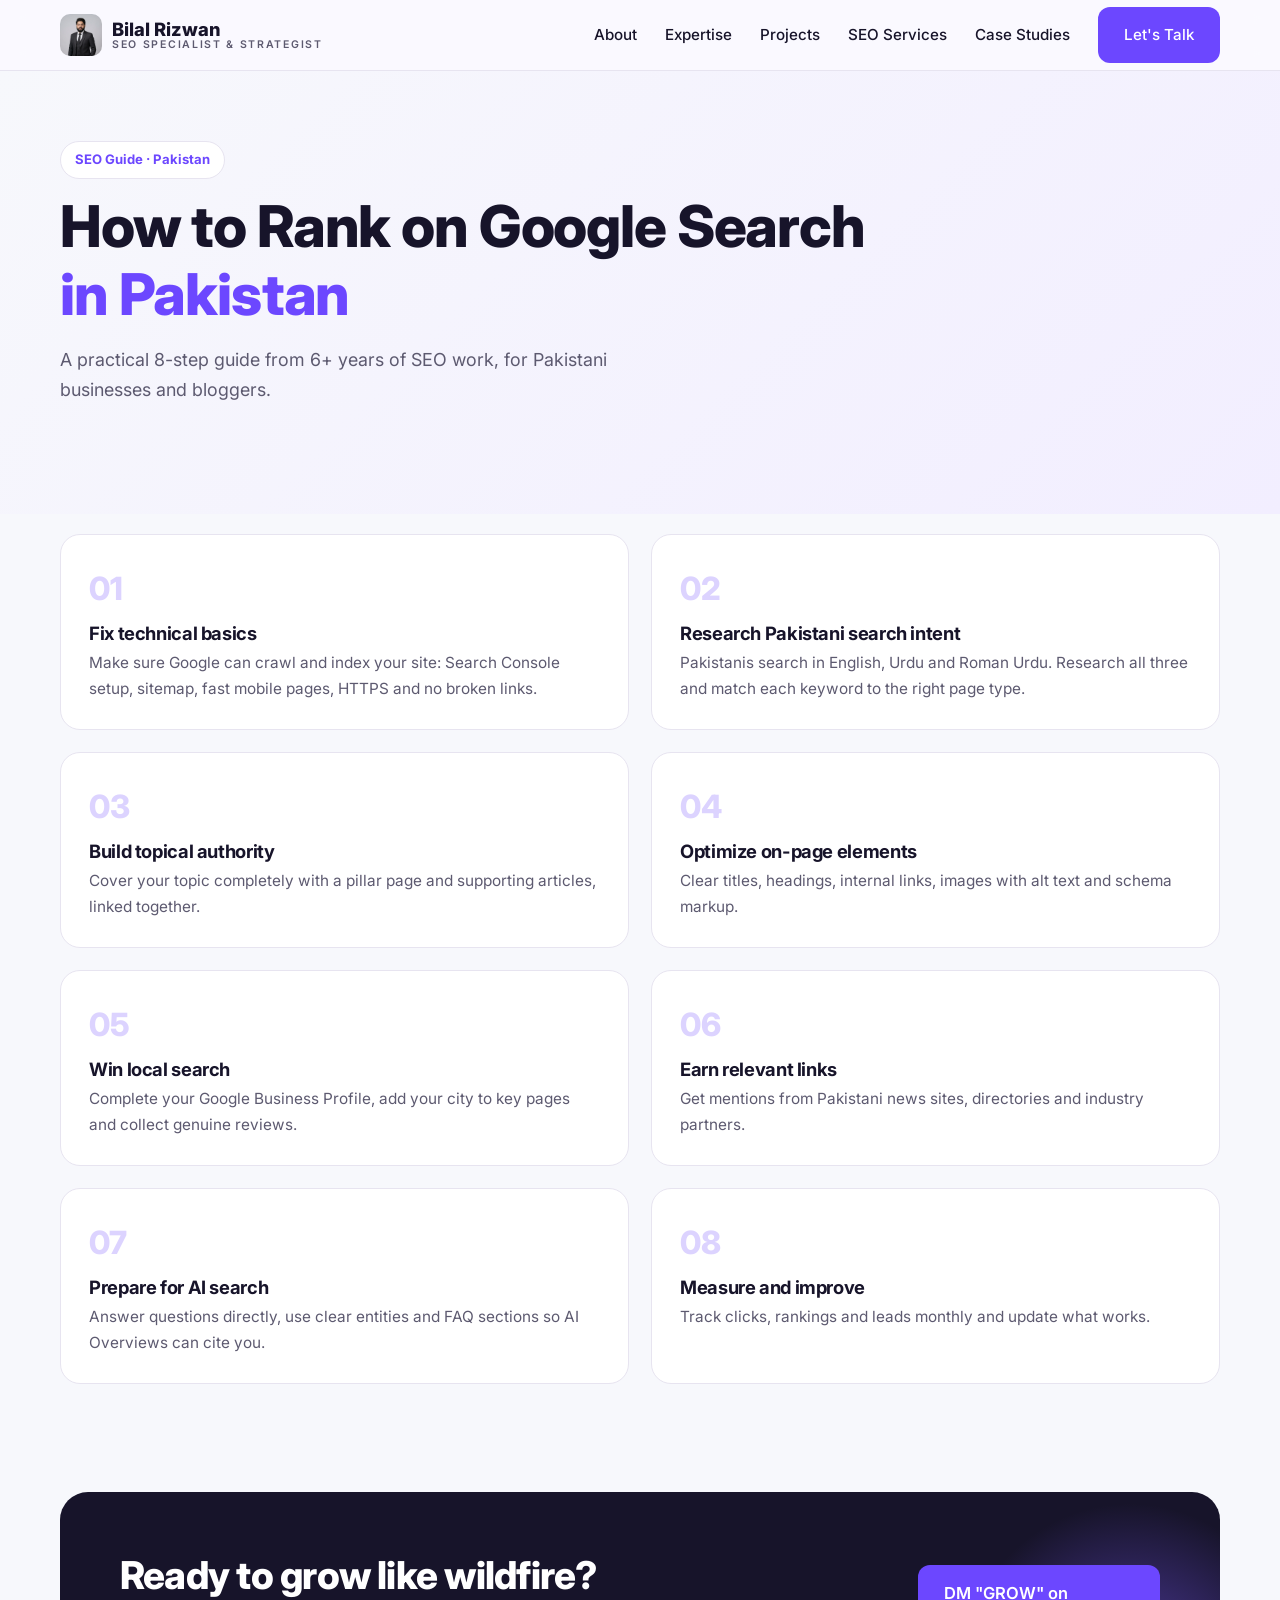
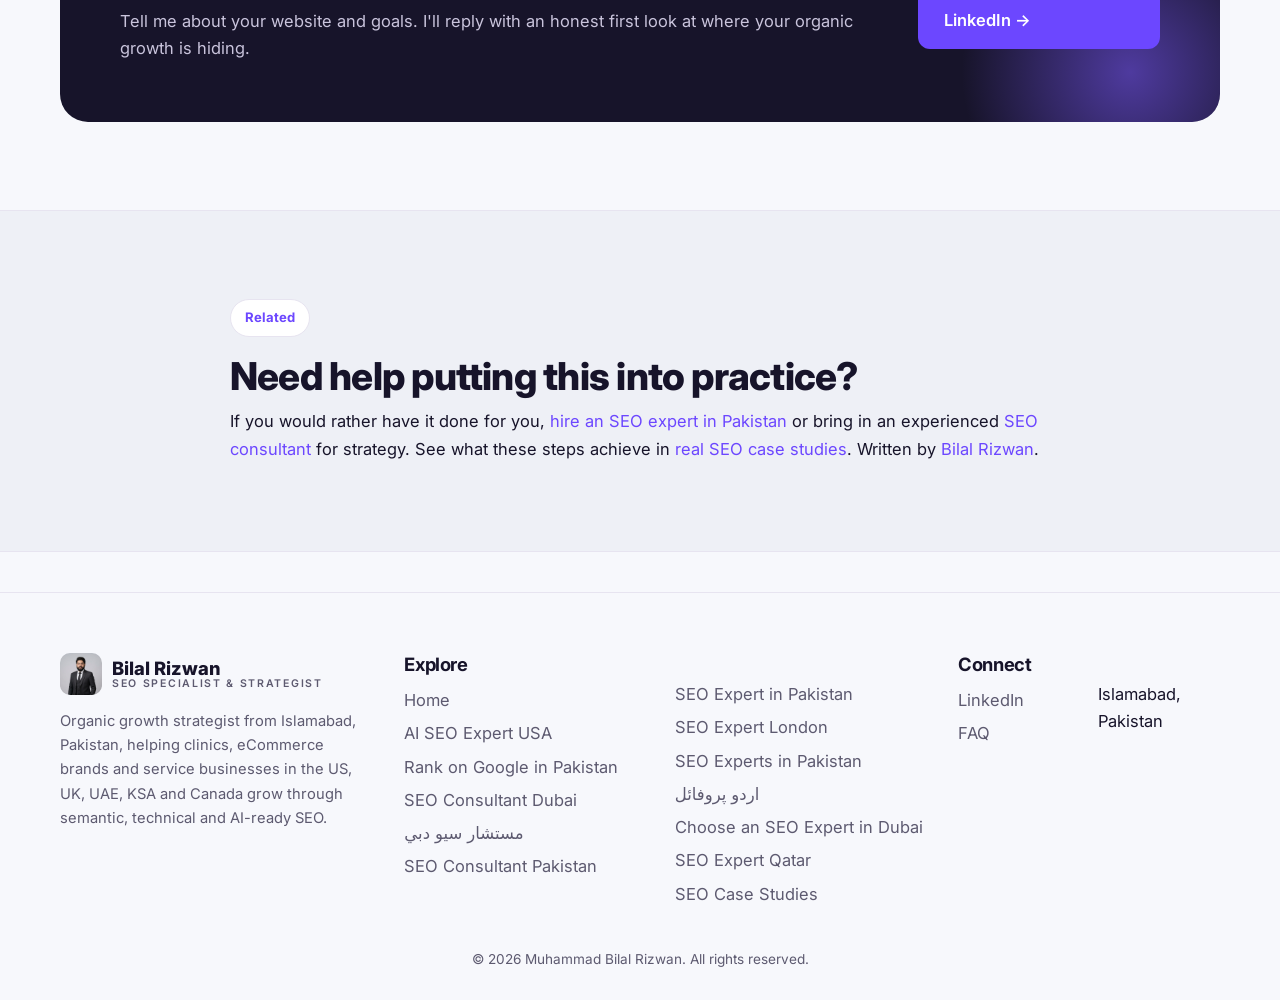
<file: how-to-rank-on-google-search-in-pakistan.html>
<!DOCTYPE html>
<html lang="en"><head><meta charset="utf-8"><meta name="viewport" content="width=device-width,initial-scale=1">
<title>How to Rank on Google Search in Pakistan (2026 Guide) | Bilal Rizwan</title><meta name="description" content="Step-by-step guide to ranking on Google in Pakistan: technical SEO, Urdu and Roman Urdu keywords, local SEO, links and AI search.">
<link rel="canonical" href="https://bilal-rizwan-seo.github.io/how-to-rank-on-google-search-in-pakistan.html">
<meta property="og:title" content="How to Rank on Google Search in Pakistan (2026 Guide) | Bilal Rizwan"><meta property="og:description" content="Step-by-step guide to ranking on Google in Pakistan: technical SEO, Urdu and Roman Urdu keywords, local SEO, links and AI search."><meta property="og:image" content="https://bilal-rizwan-seo.github.io/img/bilal-rizwan-seo-specialist-portrait.jpg"><meta property="og:type" content="website">
<link rel="preconnect" href="https://fonts.googleapis.com"><link rel="preconnect" href="https://fonts.gstatic.com" crossorigin>
<link href="https://fonts.googleapis.com/css2?family=Inter:wght@400;500;600&family=Plus+Jakarta+Sans:wght@700;800&display=swap" rel="stylesheet">
<link rel="icon" href="/favicon.ico" sizes="48x48"><link rel="icon" href="/favicon.svg" type="image/svg+xml"><link rel="icon" href="/favicon-32x32.png" type="image/png" sizes="32x32"><link rel="apple-touch-icon" href="/apple-touch-icon.png"><link rel="stylesheet" href="style.css">
<script type="application/ld+json">{"@context":"https://schema.org","@type":"Person","name":"Muhammad Bilal Rizwan","alternateName":"Bilal Rizwan","jobTitle":"SEO Specialist & Organic Growth Strategist","url":"https://bilal-rizwan-seo.github.io/","image":"https://bilal-rizwan-seo.github.io/img/bilal-rizwan-seo-specialist-portrait.jpg","address":{"@type":"PostalAddress","addressLocality":"Islamabad","addressCountry":"PK"},"alumniOf":"Preston University","sameAs":["https://www.linkedin.com/in/bilalrizwanseo/"],"knowsAbout":["Semantic SEO","Technical SEO","Topical Authority","AEO","GEO","Local SEO","Google Ads","Email Marketing"]}</script>

</head><body>
<header><nav class="wrap">
<a class="logo" href="index.html"><img src="img/bilal-rizwan-seo-specialist-portrait.jpg" alt="" class="av"><span>Bilal Rizwan<small>SEO SPECIALIST &amp; STRATEGIST</small></span></a>
<button class="burger" aria-label="Menu" onclick="document.querySelector('.menu').classList.toggle('open')">☰</button>
<ul class="menu">
<li><a href="index.html#about">About</a></li>
<li><a href="index.html#expertise">Expertise</a></li>
<li><a href="index.html#projects">Projects</a></li>
<li><a href="seo-expert-in-pakistan.html">SEO Services</a></li>
<li><a href="seo-case-studies.html">Case Studies</a></li>
<li><a class="btn btn-p" href="https://www.linkedin.com/in/bilalrizwanseo/" target="_blank" rel="noopener">Let's Talk</a></li>
</ul></nav></header>
<section class="hero"><div class="wrap"><div class="reveal" style="max-width:820px"><span class="eyebrow">SEO Guide · Pakistan</span><h1>How to Rank on Google Search <span class="hl">in Pakistan</span></h1><p class="lead" style="margin-top:20px">A practical 8-step guide from 6+ years of SEO work, for Pakistani businesses and bloggers.</p></div></div></section>
<section style="padding-top:20px"><div class="wrap"><div class="grid3 steps" style="grid-template-columns:repeat(2,1fr)"><div class="card reveal"><h3>Fix technical basics</h3><p>Make sure Google can crawl and index your site: Search Console setup, sitemap, fast mobile pages, HTTPS and no broken links.</p></div><div class="card reveal"><h3>Research Pakistani search intent</h3><p>Pakistanis search in English, Urdu and Roman Urdu. Research all three and match each keyword to the right page type.</p></div><div class="card reveal"><h3>Build topical authority</h3><p>Cover your topic completely with a pillar page and supporting articles, linked together.</p></div><div class="card reveal"><h3>Optimize on-page elements</h3><p>Clear titles, headings, internal links, images with alt text and schema markup.</p></div><div class="card reveal"><h3>Win local search</h3><p>Complete your Google Business Profile, add your city to key pages and collect genuine reviews.</p></div><div class="card reveal"><h3>Earn relevant links</h3><p>Get mentions from Pakistani news sites, directories and industry partners.</p></div><div class="card reveal"><h3>Prepare for AI search</h3><p>Answer questions directly, use clear entities and FAQ sections so AI Overviews can cite you.</p></div><div class="card reveal"><h3>Measure and improve</h3><p>Track clicks, rankings and leads monthly and update what works.</p></div></div></div></section>
<section style="padding-top:20px"><div class="wrap"><div class="band reveal">
<div><h2>Ready to grow like wildfire?</h2><p>Tell me about your website and goals. I'll reply with an honest first look at where your organic growth is hiding.</p></div>
<a class="btn btn-p" href="https://www.linkedin.com/in/bilalrizwanseo/" target="_blank" rel="noopener" style="position:relative;z-index:1">DM "GROW" on LinkedIn →</a>
</div></div></section>
<section class="alt"><div class="wrap" style="max-width:820px"><span class="eyebrow">Related</span><h2>Need help putting this into practice?</h2><p>If you would rather have it done for you, <a href="seo-expert-in-pakistan.html">hire an SEO expert in Pakistan</a> or bring in an experienced <a href="seo-consultant-in-pakistan.html">SEO consultant</a> for strategy. See what these steps achieve in <a href="seo-case-studies.html">real SEO case studies</a>. Written by <a href="/">Bilal Rizwan</a>.</p></div></section>
<footer><div class="wrap"><div class="fgrid">
<div><a class="logo" href="index.html"><img src="img/bilal-rizwan-seo-specialist-portrait.jpg" alt="" class="av"><span>Bilal Rizwan<small>SEO SPECIALIST &amp; STRATEGIST</small></span></a><p style="margin-top:14px">Organic growth strategist from Islamabad, Pakistan, helping clinics, eCommerce brands and service businesses in the US, UK, UAE, KSA and Canada grow through semantic, technical and AI-ready SEO.</p></div>
<div><h3>Explore</h3><ul><li><a href="index.html">Home</a></li><li><a href="ai-seo-expert-usa.html">AI SEO Expert USA</a></li><li><a href="how-to-rank-on-google-search-in-pakistan.html">Rank on Google in Pakistan</a></li><li><a href="seo-consultant-dubai-uae.html">SEO Consultant Dubai</a></li><li><a href="seo-consultant-dubai-uae-ar.html">مستشار سيو دبي</a></li><li><a href="seo-consultant-in-pakistan.html">SEO Consultant Pakistan</a></li><li><a href="seo-expert-in-pakistan.html">SEO Expert in Pakistan</a></li><li><a href="seo-expert-london.html">SEO Expert London</a></li><li><a href="seo-experts-in-pakistan.html">SEO Experts in Pakistan</a></li><li><a href="urdu-seo-profile.html">اردو پروفائل</a></li><li><a href="seo-expert-dubai-hiring-guide.html">Choose an SEO Expert in Dubai</a></li><li><a href="seo-expert-qatar.html">SEO Expert Qatar</a></li><li><a href="seo-case-studies.html">SEO Case Studies</a></li></ul></div>
<div><h3>Connect</h3><ul><li><a href="https://www.linkedin.com/in/bilalrizwanseo/" target="_blank" rel="noopener">LinkedIn</a></li><li><a href="index.html#faq">FAQ</a></li><li>Islamabad, Pakistan</li></ul></div>
</div><p class="copy">© 2026 Muhammad Bilal Rizwan. All rights reserved.</p></div></footer>
<div class="lb" onclick="this.style.display='none'"><img alt=""></div>
<script>
const io=new IntersectionObserver(e=>e.forEach(x=>{if(x.isIntersecting){x.target.classList.add('in');io.unobserve(x.target)}}),{threshold:.12});
document.querySelectorAll('.reveal').forEach(el=>io.observe(el));
document.querySelectorAll('[data-zoom]').forEach(i=>i.onclick=()=>{const l=document.querySelector('.lb');l.querySelector('img').src=i.src;l.style.display='grid'});
document.querySelectorAll('.menu a').forEach(a=>a.onclick=()=>document.querySelector('.menu').classList.remove('open'));
</script></body></html>
</file>
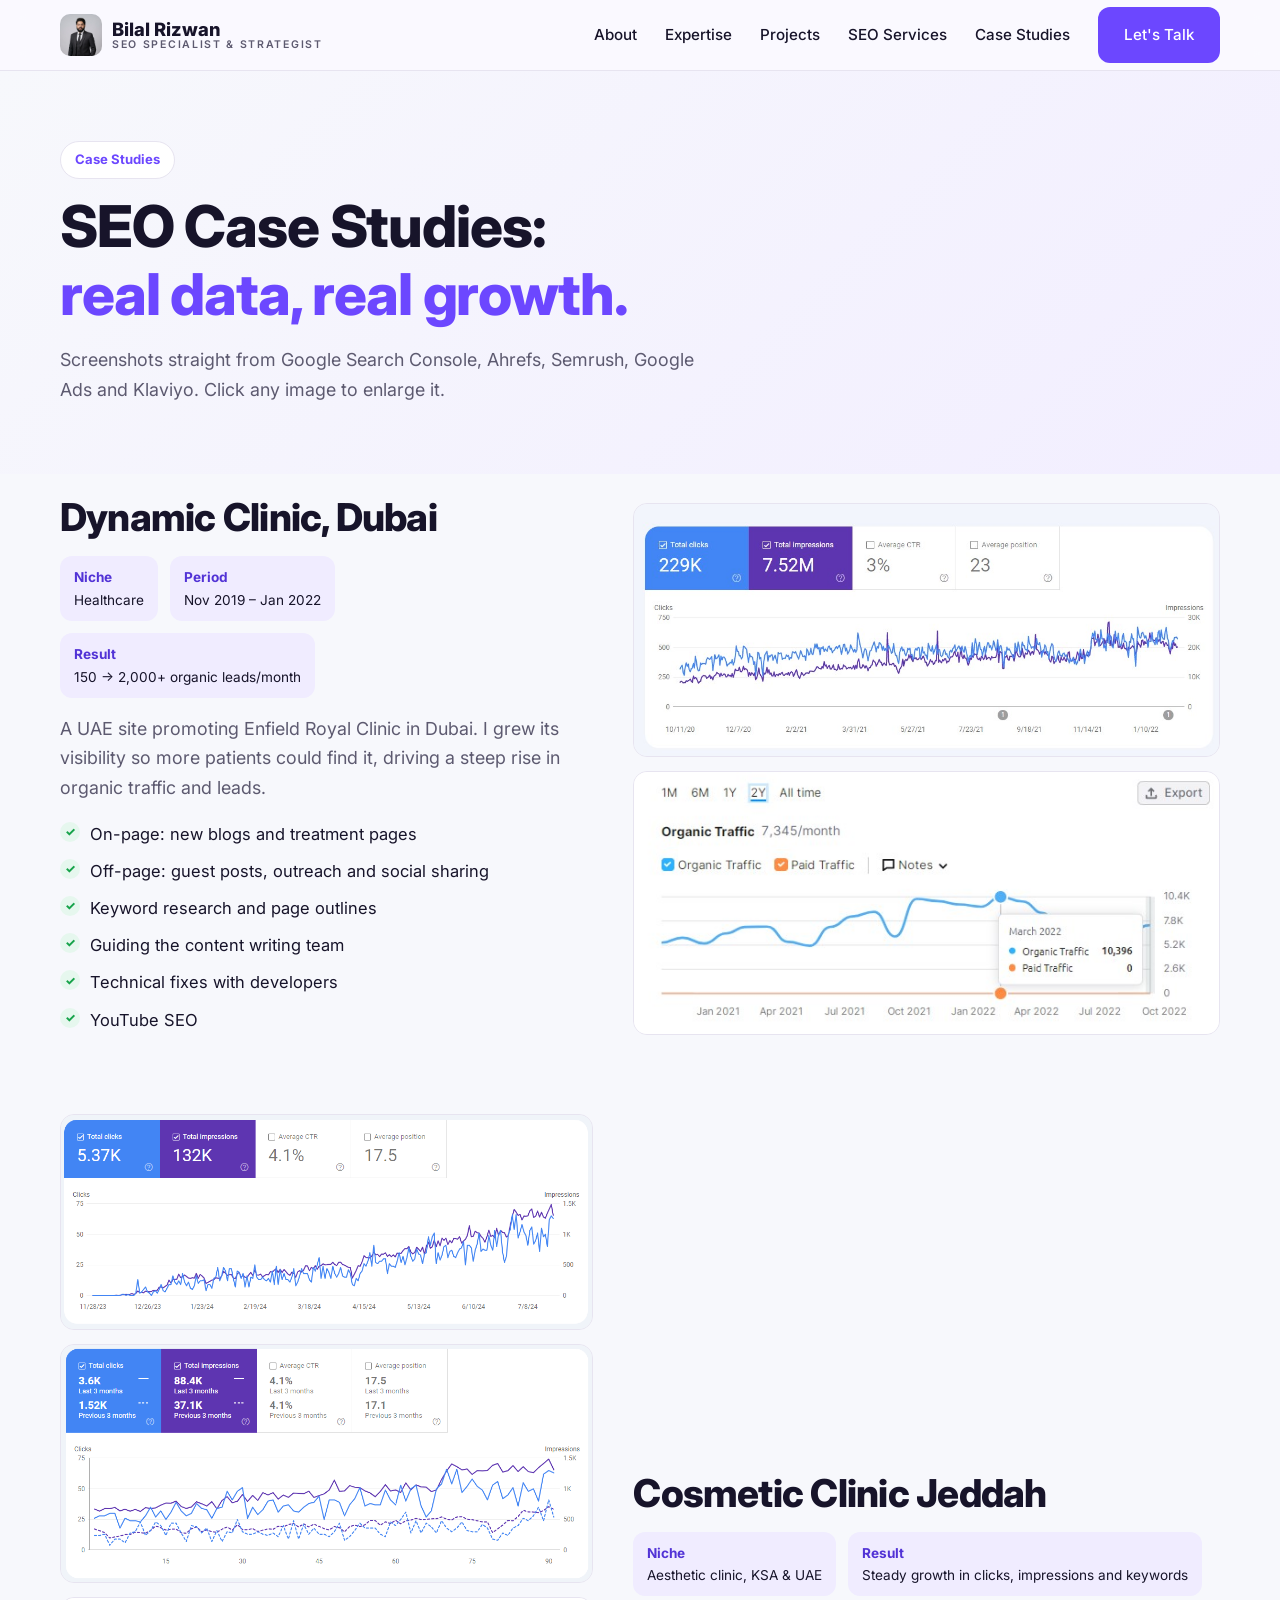
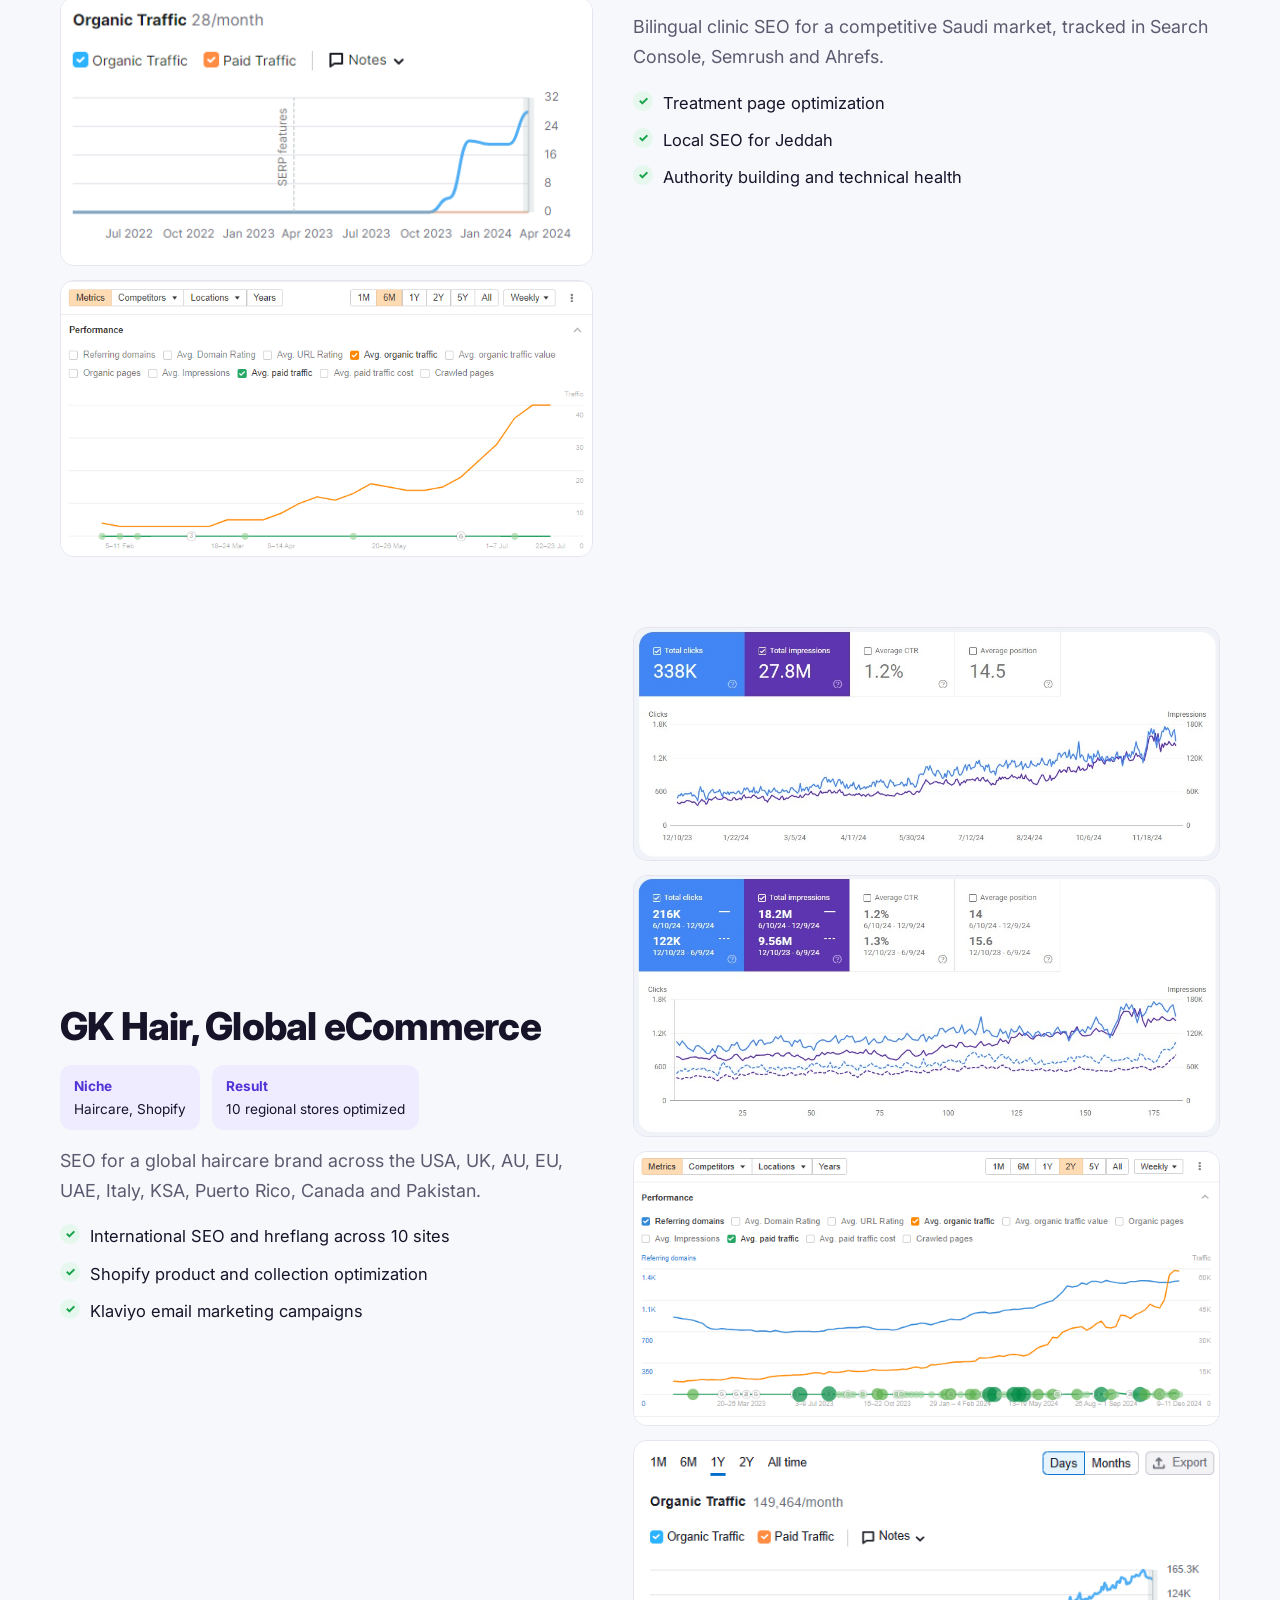
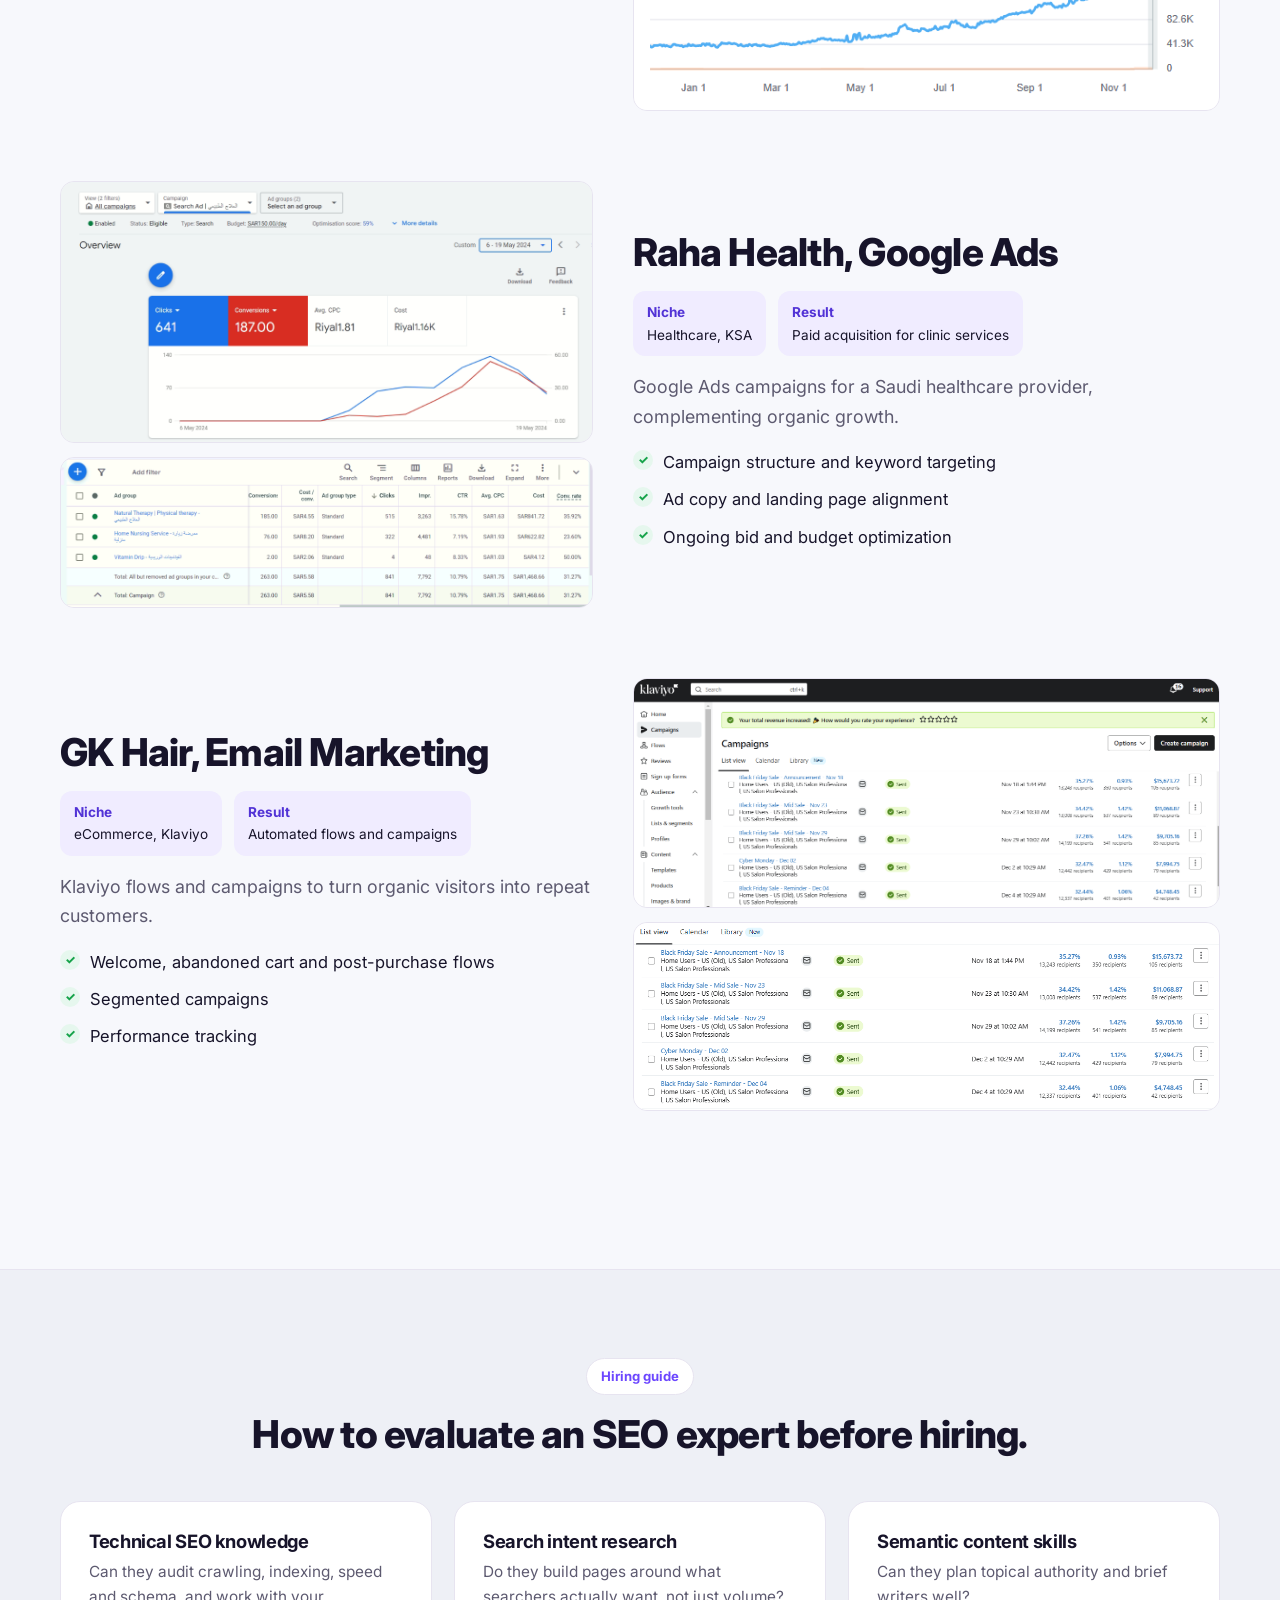
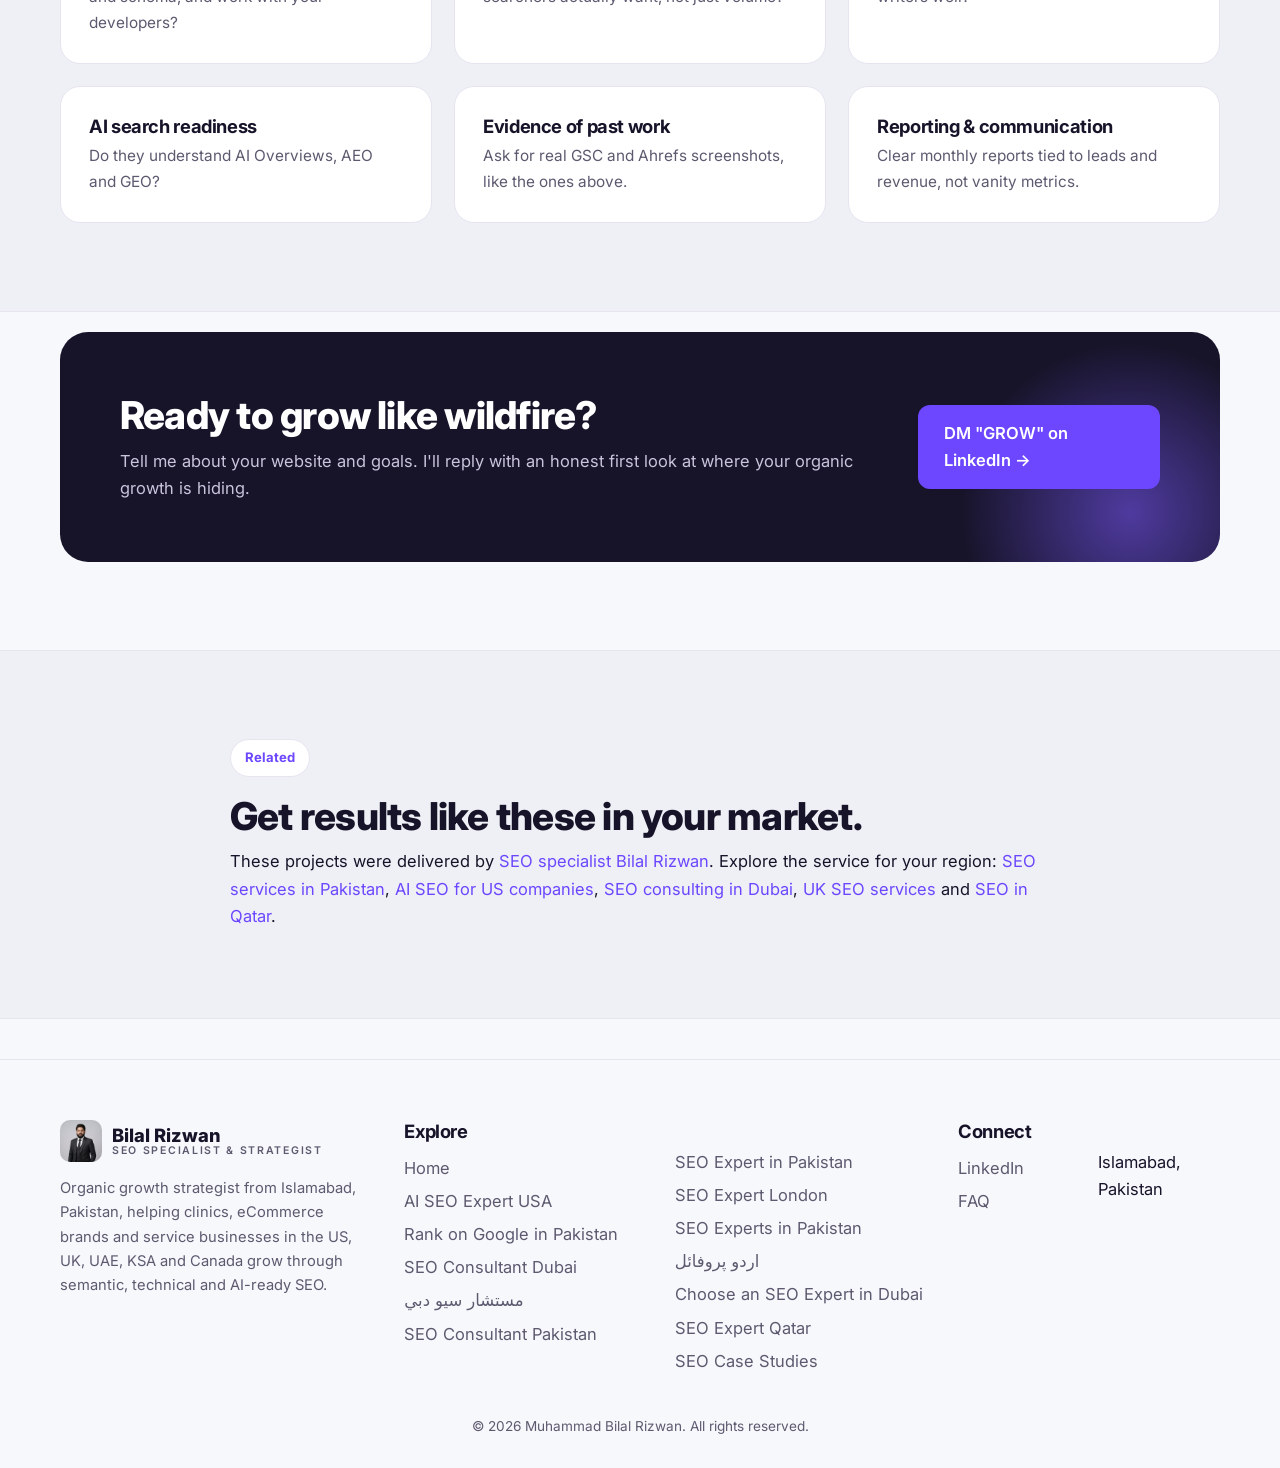
<file: seo-case-studies.html>
<!DOCTYPE html>
<html lang="en"><head><meta charset="utf-8"><meta name="viewport" content="width=device-width,initial-scale=1">
<title>SEO Case Studies | Bilal Rizwan, SEO Specialist</title><meta name="description" content="Real SEO case studies by Bilal Rizwan: healthcare lead growth in Dubai, clinic SEO in Jeddah, 10-country GK Hair eCommerce SEO, Google Ads and Klaviyo email marketing.">
<link rel="canonical" href="https://bilal-rizwan-seo.github.io/seo-case-studies.html">
<meta property="og:title" content="SEO Case Studies | Bilal Rizwan, SEO Specialist"><meta property="og:description" content="Real SEO case studies by Bilal Rizwan: healthcare lead growth in Dubai, clinic SEO in Jeddah, 10-country GK Hair eCommerce SEO, Google Ads and Klaviyo email marketing."><meta property="og:image" content="https://bilal-rizwan-seo.github.io/img/bilal-rizwan-seo-specialist-portrait.jpg"><meta property="og:type" content="website">
<link rel="preconnect" href="https://fonts.googleapis.com"><link rel="preconnect" href="https://fonts.gstatic.com" crossorigin>
<link href="https://fonts.googleapis.com/css2?family=Inter:wght@400;500;600&family=Plus+Jakarta+Sans:wght@700;800&display=swap" rel="stylesheet">
<link rel="icon" href="/favicon.ico" sizes="48x48"><link rel="icon" href="/favicon.svg" type="image/svg+xml"><link rel="icon" href="/favicon-32x32.png" type="image/png" sizes="32x32"><link rel="apple-touch-icon" href="/apple-touch-icon.png"><link rel="stylesheet" href="style.css">
<script type="application/ld+json">{"@context":"https://schema.org","@type":"Person","name":"Muhammad Bilal Rizwan","alternateName":"Bilal Rizwan","jobTitle":"SEO Specialist & Organic Growth Strategist","url":"https://bilal-rizwan-seo.github.io/","image":"https://bilal-rizwan-seo.github.io/img/bilal-rizwan-seo-specialist-portrait.jpg","address":{"@type":"PostalAddress","addressLocality":"Islamabad","addressCountry":"PK"},"alumniOf":"Preston University","sameAs":["https://www.linkedin.com/in/bilalrizwanseo/"],"knowsAbout":["Semantic SEO","Technical SEO","Topical Authority","AEO","GEO","Local SEO","Google Ads","Email Marketing"]}</script>

</head><body>
<header><nav class="wrap">
<a class="logo" href="index.html"><img src="img/bilal-rizwan-seo-specialist-portrait.jpg" alt="" class="av"><span>Bilal Rizwan<small>SEO SPECIALIST &amp; STRATEGIST</small></span></a>
<button class="burger" aria-label="Menu" onclick="document.querySelector('.menu').classList.toggle('open')">☰</button>
<ul class="menu">
<li><a href="index.html#about">About</a></li>
<li><a href="index.html#expertise">Expertise</a></li>
<li><a href="index.html#projects">Projects</a></li>
<li><a href="seo-expert-in-pakistan.html">SEO Services</a></li>
<li><a href="seo-case-studies.html">Case Studies</a></li>
<li><a class="btn btn-p" href="https://www.linkedin.com/in/bilalrizwanseo/" target="_blank" rel="noopener">Let's Talk</a></li>
</ul></nav></header>

<section class="hero" style="padding-bottom:40px"><div class="wrap">
<div class="reveal" style="max-width:820px"><span class="eyebrow">Case Studies</span>
<h1>SEO Case Studies: <span class="hl">real data, real growth.</span></h1>
<p class="lead" style="margin-top:20px">Screenshots straight from Google Search Console, Ahrefs, Semrush, Google Ads and Klaviyo. Click any image to enlarge it.</p></div></div></section>
<section style="padding-top:20px"><div class="wrap"><div class="case reveal"><div><h2>Dynamic Clinic, Dubai</h2><div class="meta"><div><b>Niche</b>Healthcare</div><div><b>Period</b>Nov 2019 – Jan 2022</div><div><b>Result</b>150 → 2,000+ organic leads/month</div></div><p class="lead">A UAE site promoting Enfield Royal Clinic in Dubai. I grew its visibility so more patients could find it, driving a steep rise in organic traffic and leads.</p><ul class="checks"><li>On-page: new blogs and treatment pages</li><li>Off-page: guest posts, outreach and social sharing</li><li>Keyword research and page outlines</li><li>Guiding the content writing team</li><li>Technical fixes with developers</li><li>YouTube SEO</li></ul></div><div class="case-media"><img src="img/dynamic-clinic-dubai-search-console-229k-clicks.png" alt="Dynamic Clinic, Dubai SEO results" data-zoom loading="lazy"><img src="img/dynamic-clinic-dubai-semrush-organic-traffic.png" alt="Dynamic Clinic, Dubai SEO results" data-zoom loading="lazy"></div></div><div class="case reveal"><div><h2>Cosmetic Clinic Jeddah</h2><div class="meta"><div><b>Niche</b>Aesthetic clinic, KSA &amp; UAE</div><div><b>Result</b>Steady growth in clicks, impressions and keywords</div></div><p class="lead">Bilingual clinic SEO for a competitive Saudi market, tracked in Search Console, Semrush and Ahrefs.</p><ul class="checks"><li>Treatment page optimization</li><li>Local SEO for Jeddah</li><li>Authority building and technical health</li></ul></div><div class="case-media"><img src="img/cosmetic-clinic-jeddah-search-console-clicks.png" alt="Cosmetic Clinic Jeddah SEO results" data-zoom loading="lazy"><img src="img/cosmetic-clinic-jeddah-search-console-3-month-comparison.png" alt="Cosmetic Clinic Jeddah SEO results" data-zoom loading="lazy"><img src="img/cosmetic-clinic-jeddah-semrush-organic-traffic.png" alt="Cosmetic Clinic Jeddah SEO results" data-zoom loading="lazy"><img src="img/cosmetic-clinic-jeddah-ahrefs-organic-traffic.png" alt="Cosmetic Clinic Jeddah SEO results" data-zoom loading="lazy"></div></div><div class="case reveal"><div><h2>GK Hair, Global eCommerce</h2><div class="meta"><div><b>Niche</b>Haircare, Shopify</div><div><b>Result</b>10 regional stores optimized</div></div><p class="lead">SEO for a global haircare brand across the USA, UK, AU, EU, UAE, Italy, KSA, Puerto Rico, Canada and Pakistan.</p><ul class="checks"><li>International SEO and hreflang across 10 sites</li><li>Shopify product and collection optimization</li><li>Klaviyo email marketing campaigns</li></ul></div><div class="case-media"><img src="img/gk-hair-search-console-338k-clicks.jpg" alt="GK Hair, Global eCommerce SEO results" data-zoom loading="lazy"><img src="img/gk-hair-search-console-6-month-comparison.jpg" alt="GK Hair, Global eCommerce SEO results" data-zoom loading="lazy"><img src="img/gk-hair-ahrefs-referring-domains-traffic-growth.png" alt="GK Hair, Global eCommerce SEO results" data-zoom loading="lazy"><img src="img/gk-hair-semrush-149k-monthly-organic-traffic.png" alt="GK Hair, Global eCommerce SEO results" data-zoom loading="lazy"></div></div><div class="case reveal"><div><h2>Raha Health, Google Ads</h2><div class="meta"><div><b>Niche</b>Healthcare, KSA</div><div><b>Result</b>Paid acquisition for clinic services</div></div><p class="lead">Google Ads campaigns for a Saudi healthcare provider, complementing organic growth.</p><ul class="checks"><li>Campaign structure and keyword targeting</li><li>Ad copy and landing page alignment</li><li>Ongoing bid and budget optimization</li></ul></div><div class="case-media"><img src="img/raha-health-google-ads-campaign-overview.png" alt="Raha Health, Google Ads SEO results" data-zoom loading="lazy"><img src="img/raha-health-google-ads-ad-group-conversions.png" alt="Raha Health, Google Ads SEO results" data-zoom loading="lazy"></div></div><div class="case reveal"><div><h2>GK Hair, Email Marketing</h2><div class="meta"><div><b>Niche</b>eCommerce, Klaviyo</div><div><b>Result</b>Automated flows and campaigns</div></div><p class="lead">Klaviyo flows and campaigns to turn organic visitors into repeat customers.</p><ul class="checks"><li>Welcome, abandoned cart and post-purchase flows</li><li>Segmented campaigns</li><li>Performance tracking</li></ul></div><div class="case-media"><img src="img/gk-hair-klaviyo-black-friday-email-campaigns.png" alt="GK Hair, Email Marketing SEO results" data-zoom loading="lazy"><img src="img/gk-hair-klaviyo-email-campaign-revenue.png" alt="GK Hair, Email Marketing SEO results" data-zoom loading="lazy"></div></div></div></section>

<section class="alt"><div class="wrap">
<div class="head c reveal"><span class="eyebrow">Hiring guide</span><h2>How to evaluate an SEO expert before hiring.</h2></div>
<div class="grid3">
<div class="card reveal"><h3>Technical SEO knowledge</h3><p>Can they audit crawling, indexing, speed and schema, and work with your developers?</p></div>
<div class="card reveal"><h3>Search intent research</h3><p>Do they build pages around what searchers actually want, not just volume?</p></div>
<div class="card reveal"><h3>Semantic content skills</h3><p>Can they plan topical authority and brief writers well?</p></div>
<div class="card reveal"><h3>AI search readiness</h3><p>Do they understand AI Overviews, AEO and GEO?</p></div>
<div class="card reveal"><h3>Evidence of past work</h3><p>Ask for real GSC and Ahrefs screenshots, like the ones above.</p></div>
<div class="card reveal"><h3>Reporting &amp; communication</h3><p>Clear monthly reports tied to leads and revenue, not vanity metrics.</p></div>
</div></div></section>

<section style="padding-top:20px"><div class="wrap"><div class="band reveal">
<div><h2>Ready to grow like wildfire?</h2><p>Tell me about your website and goals. I'll reply with an honest first look at where your organic growth is hiding.</p></div>
<a class="btn btn-p" href="https://www.linkedin.com/in/bilalrizwanseo/" target="_blank" rel="noopener" style="position:relative;z-index:1">DM "GROW" on LinkedIn →</a>
</div></div></section>
<section class="alt"><div class="wrap" style="max-width:820px"><span class="eyebrow">Related</span><h2>Get results like these in your market.</h2><p>These projects were delivered by <a href="/">SEO specialist Bilal Rizwan</a>. Explore the service for your region: <a href="seo-expert-in-pakistan.html">SEO services in Pakistan</a>, <a href="ai-seo-expert-usa.html">AI SEO for US companies</a>, <a href="seo-consultant-dubai-uae.html">SEO consulting in Dubai</a>, <a href="seo-expert-london.html">UK SEO services</a> and <a href="seo-expert-qatar.html">SEO in Qatar</a>.</p></div></section>
<footer><div class="wrap"><div class="fgrid">
<div><a class="logo" href="index.html"><img src="img/bilal-rizwan-seo-specialist-portrait.jpg" alt="" class="av"><span>Bilal Rizwan<small>SEO SPECIALIST &amp; STRATEGIST</small></span></a><p style="margin-top:14px">Organic growth strategist from Islamabad, Pakistan, helping clinics, eCommerce brands and service businesses in the US, UK, UAE, KSA and Canada grow through semantic, technical and AI-ready SEO.</p></div>
<div><h3>Explore</h3><ul><li><a href="index.html">Home</a></li><li><a href="ai-seo-expert-usa.html">AI SEO Expert USA</a></li><li><a href="how-to-rank-on-google-search-in-pakistan.html">Rank on Google in Pakistan</a></li><li><a href="seo-consultant-dubai-uae.html">SEO Consultant Dubai</a></li><li><a href="seo-consultant-dubai-uae-ar.html">مستشار سيو دبي</a></li><li><a href="seo-consultant-in-pakistan.html">SEO Consultant Pakistan</a></li><li><a href="seo-expert-in-pakistan.html">SEO Expert in Pakistan</a></li><li><a href="seo-expert-london.html">SEO Expert London</a></li><li><a href="seo-experts-in-pakistan.html">SEO Experts in Pakistan</a></li><li><a href="urdu-seo-profile.html">اردو پروفائل</a></li><li><a href="seo-expert-dubai-hiring-guide.html">Choose an SEO Expert in Dubai</a></li><li><a href="seo-expert-qatar.html">SEO Expert Qatar</a></li><li><a href="seo-case-studies.html">SEO Case Studies</a></li></ul></div>
<div><h3>Connect</h3><ul><li><a href="https://www.linkedin.com/in/bilalrizwanseo/" target="_blank" rel="noopener">LinkedIn</a></li><li><a href="index.html#faq">FAQ</a></li><li>Islamabad, Pakistan</li></ul></div>
</div><p class="copy">© 2026 Muhammad Bilal Rizwan. All rights reserved.</p></div></footer>
<div class="lb" onclick="this.style.display='none'"><img alt=""></div>
<script>
const io=new IntersectionObserver(e=>e.forEach(x=>{if(x.isIntersecting){x.target.classList.add('in');io.unobserve(x.target)}}),{threshold:.12});
document.querySelectorAll('.reveal').forEach(el=>io.observe(el));
document.querySelectorAll('[data-zoom]').forEach(i=>i.onclick=()=>{const l=document.querySelector('.lb');l.querySelector('img').src=i.src;l.style.display='grid'});
document.querySelectorAll('.menu a').forEach(a=>a.onclick=()=>document.querySelector('.menu').classList.remove('open'));
</script></body></html>
</file>
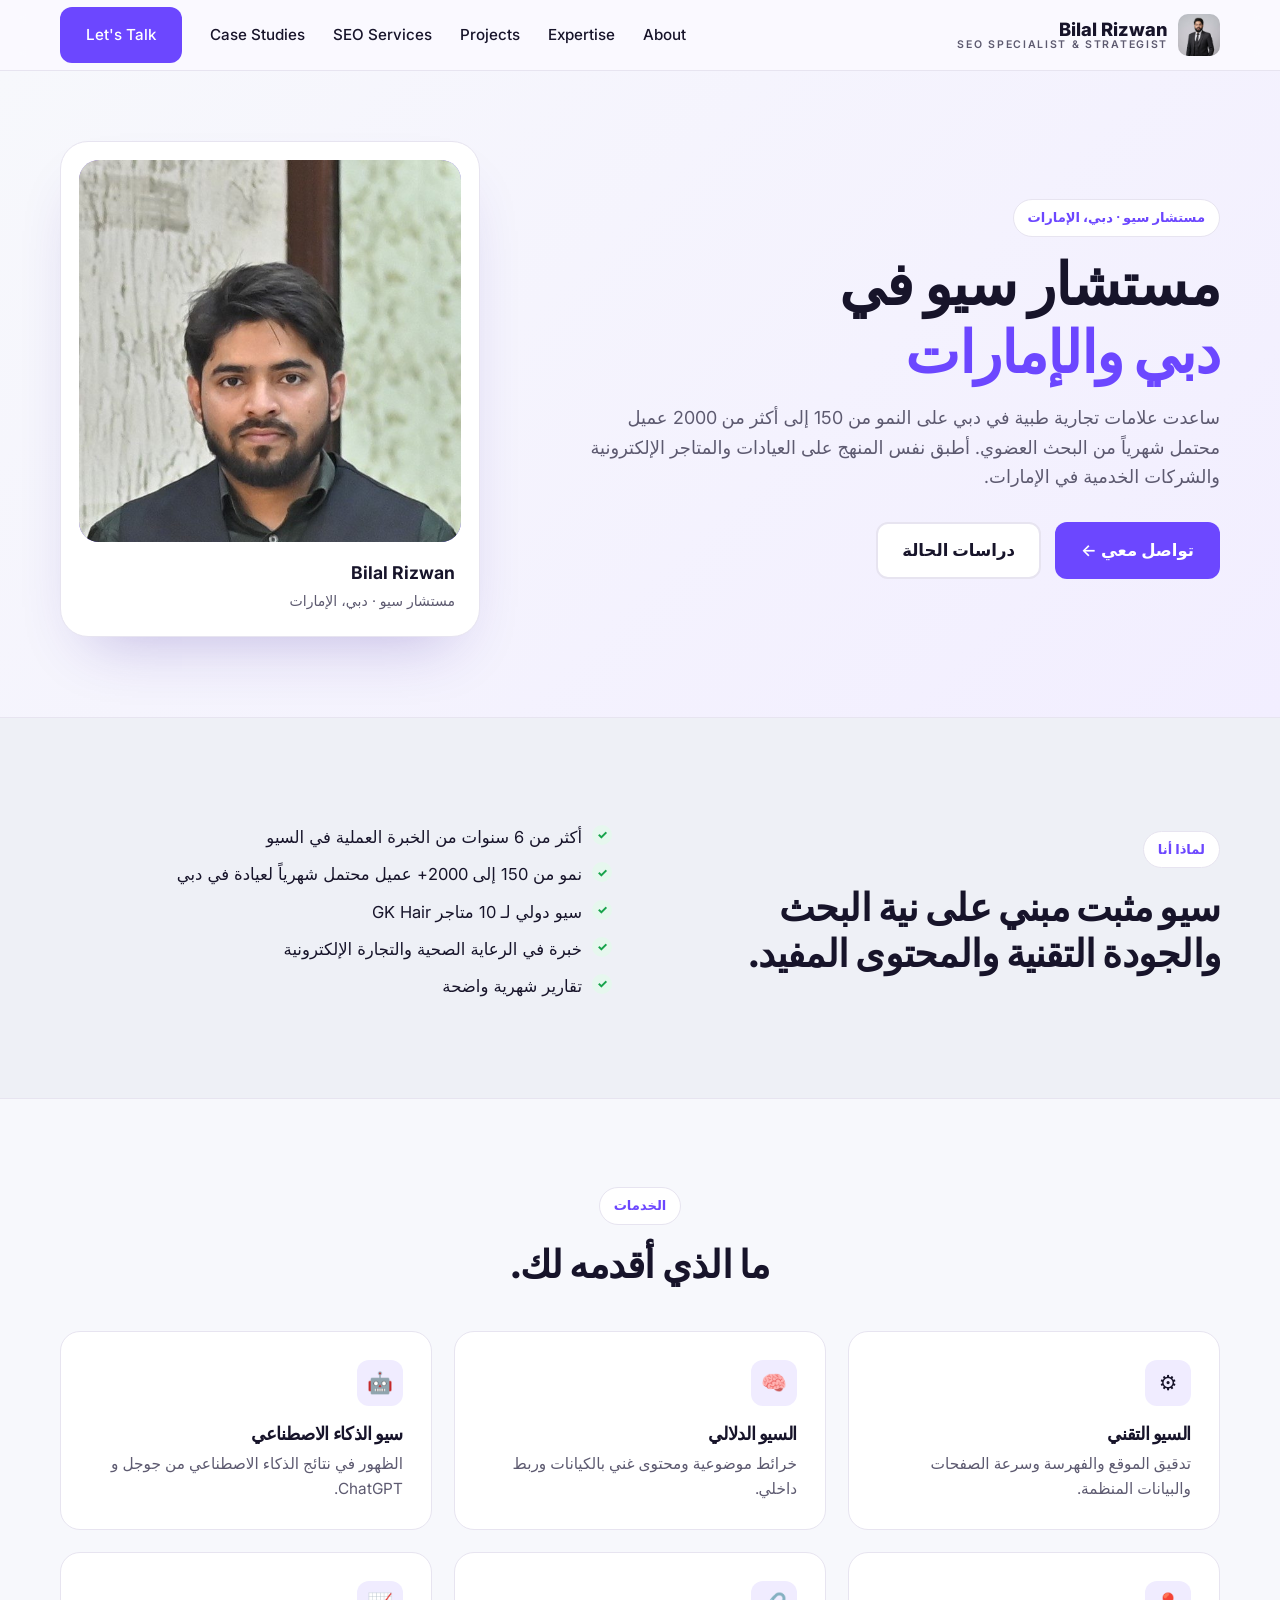
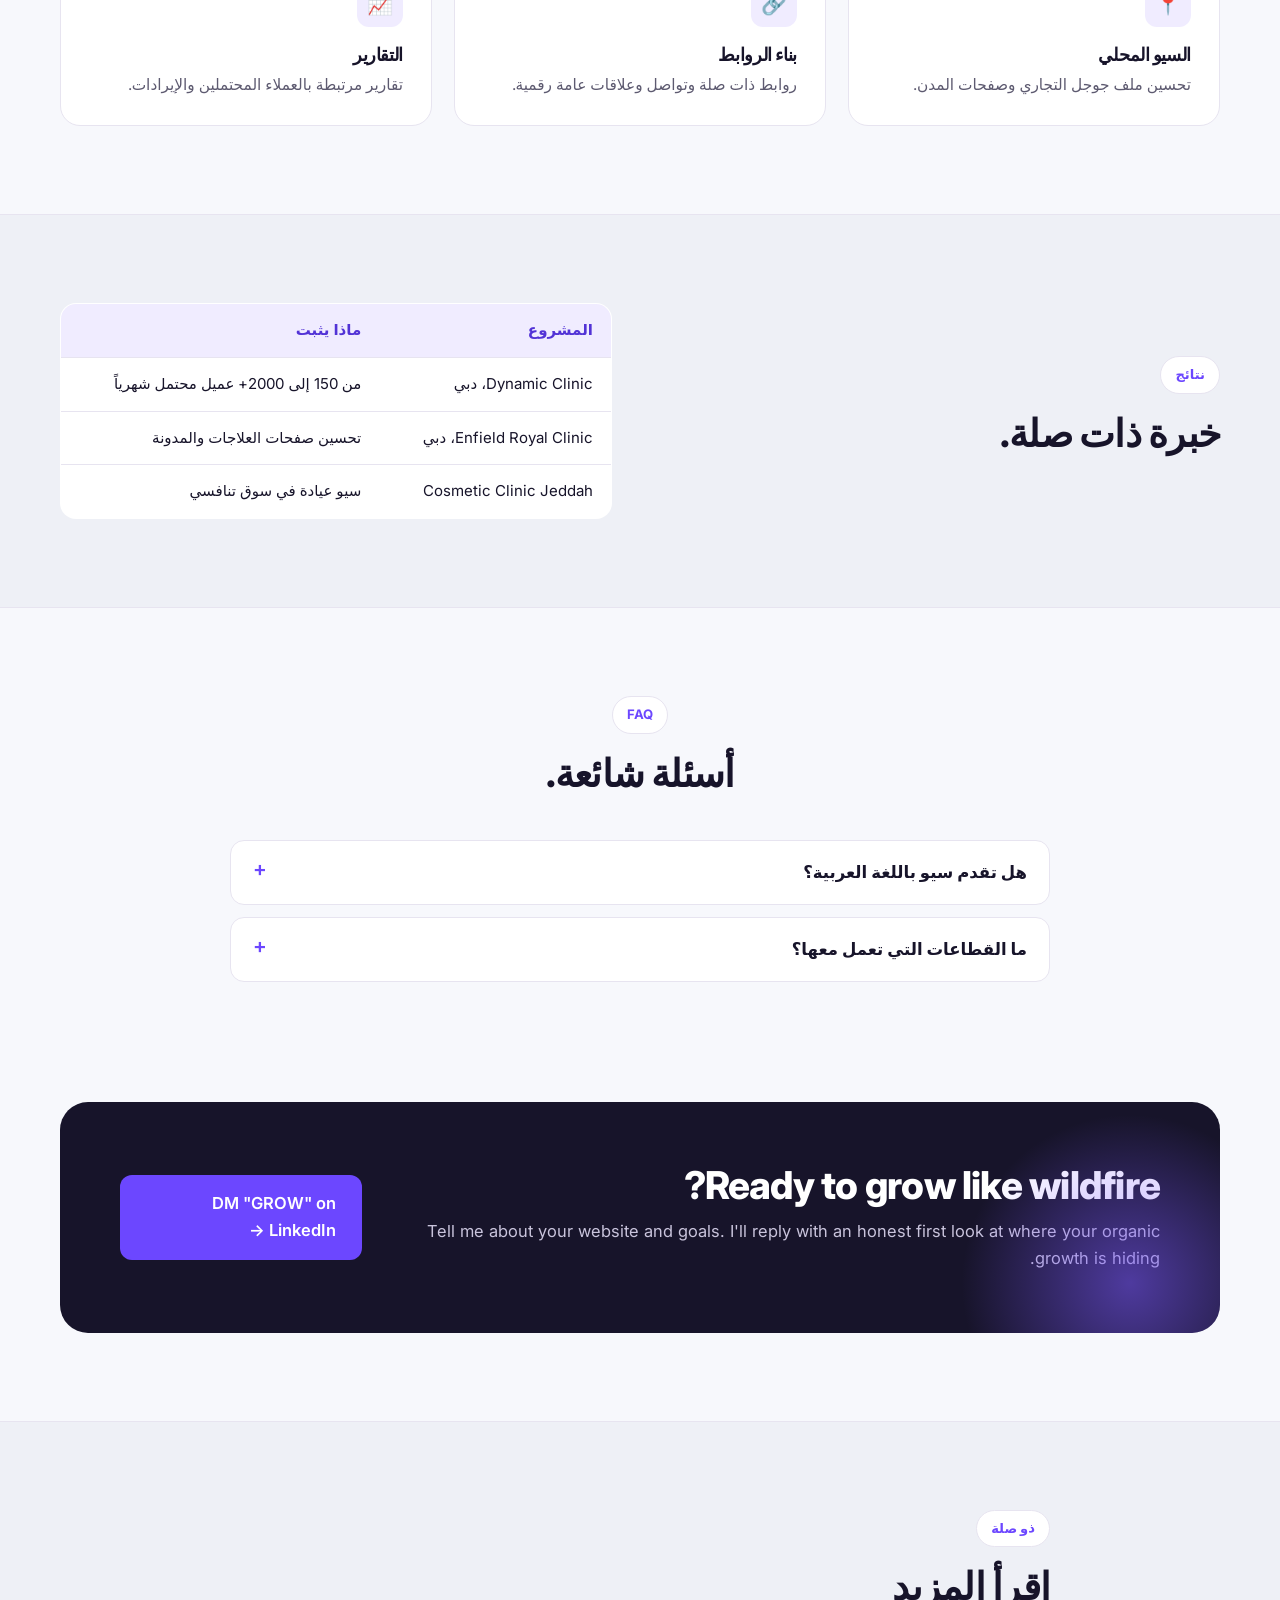
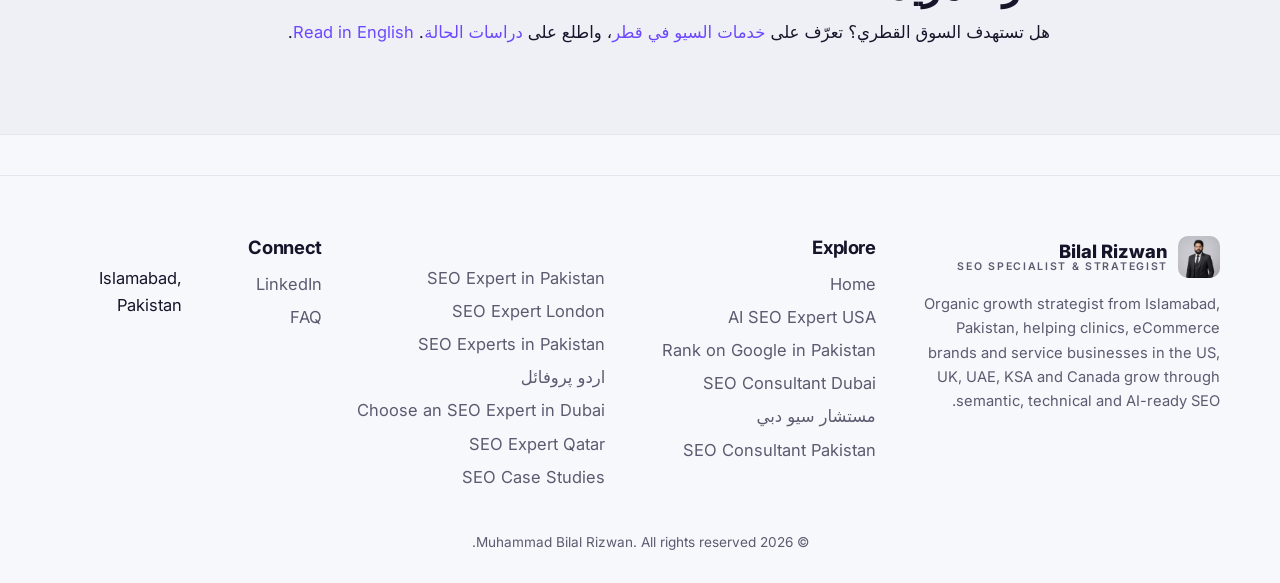
<file: seo-consultant-dubai-uae-ar.html>
<!DOCTYPE html>
<html lang="ar" dir="rtl"><head><meta charset="utf-8"><meta name="viewport" content="width=device-width,initial-scale=1">
<title>مستشار سيو في دبي، الإمارات | بلال رضوان</title><meta name="description" content="مستشار سيو في دبي والإمارات بخبرة مثبتة في تحسين مواقع العيادات. سيو تقني ودلالي ومحلي وتحسين للبحث بالذكاء الاصطناعي.">
<link rel="canonical" href="https://bilal-rizwan-seo.github.io/seo-consultant-dubai-uae-ar.html">
<meta property="og:title" content="مستشار سيو في دبي، الإمارات | بلال رضوان"><meta property="og:description" content="مستشار سيو في دبي والإمارات بخبرة مثبتة في تحسين مواقع العيادات. سيو تقني ودلالي ومحلي وتحسين للبحث بالذكاء الاصطناعي."><meta property="og:image" content="https://bilal-rizwan-seo.github.io/img/bilal-rizwan-seo-specialist-portrait.jpg"><meta property="og:type" content="website">
<link rel="preconnect" href="https://fonts.googleapis.com"><link rel="preconnect" href="https://fonts.gstatic.com" crossorigin>
<link href="https://fonts.googleapis.com/css2?family=Inter:wght@400;500;600&family=Plus+Jakarta+Sans:wght@700;800&display=swap" rel="stylesheet">
<link rel="icon" href="/favicon.ico" sizes="48x48"><link rel="icon" href="/favicon.svg" type="image/svg+xml"><link rel="icon" href="/favicon-32x32.png" type="image/png" sizes="32x32"><link rel="apple-touch-icon" href="/apple-touch-icon.png"><link rel="stylesheet" href="style.css">
<script type="application/ld+json">{"@context":"https://schema.org","@type":"Person","name":"Muhammad Bilal Rizwan","alternateName":"Bilal Rizwan","jobTitle":"SEO Specialist & Organic Growth Strategist","url":"https://bilal-rizwan-seo.github.io/","image":"https://bilal-rizwan-seo.github.io/img/bilal-rizwan-seo-specialist-portrait.jpg","address":{"@type":"PostalAddress","addressLocality":"Islamabad","addressCountry":"PK"},"alumniOf":"Preston University","sameAs":["https://www.linkedin.com/in/bilalrizwanseo/"],"knowsAbout":["Semantic SEO","Technical SEO","Topical Authority","AEO","GEO","Local SEO","Google Ads","Email Marketing"]}</script>
<script type="application/ld+json">{"@context":"https://schema.org","@type":"FAQPage","mainEntity":[{"@type":"Question","name":"هل تقدم سيو باللغة العربية؟","acceptedAnswer":{"@type":"Answer","text":"نعم، أخطط لمحتوى ثنائي اللغة وإعداد hreflang لمواقع الإمارات والسعودية."}},{"@type":"Question","name":"ما القطاعات التي تعمل معها؟","acceptedAnswer":{"@type":"Answer","text":"العيادات التجميلية والطبية والتجارة الإلكترونية والخدمات المهنية."}}]}</script>
</head><body>
<header><nav class="wrap">
<a class="logo" href="index.html"><img src="img/bilal-rizwan-seo-specialist-portrait.jpg" alt="" class="av"><span>Bilal Rizwan<small>SEO SPECIALIST &amp; STRATEGIST</small></span></a>
<button class="burger" aria-label="Menu" onclick="document.querySelector('.menu').classList.toggle('open')">☰</button>
<ul class="menu">
<li><a href="index.html#about">About</a></li>
<li><a href="index.html#expertise">Expertise</a></li>
<li><a href="index.html#projects">Projects</a></li>
<li><a href="seo-expert-in-pakistan.html">SEO Services</a></li>
<li><a href="seo-case-studies.html">Case Studies</a></li>
<li><a class="btn btn-p" href="https://www.linkedin.com/in/bilalrizwanseo/" target="_blank" rel="noopener">Let's Talk</a></li>
</ul></nav></header>

<section class="hero"><div class="wrap hero-grid">
<div class="reveal"><span class="eyebrow">مستشار سيو · دبي، الإمارات</span>
<h1>مستشار سيو في <span class="hl">دبي والإمارات</span></h1>
<p class="lead">ساعدت علامات تجارية طبية في دبي على النمو من 150 إلى أكثر من 2000 عميل محتمل شهرياً من البحث العضوي. أطبق نفس المنهج على العيادات والمتاجر الإلكترونية والشركات الخدمية في الإمارات.</p>
<div class="cta"><a class="btn btn-p" href="https://www.linkedin.com/in/bilalrizwanseo/" target="_blank" rel="noopener">تواصل معي ←</a><a class="btn btn-o" href="seo-case-studies.html">دراسات الحالة</a></div></div>
<div class="hero-photo reveal"><img src="img/bilal-rizwan-seo-expert-pakistan.jpg" alt="Bilal Rizwan"><div class="pc"><b>Bilal Rizwan</b><span>مستشار سيو · دبي، الإمارات</span></div></div>
</div></section>
<section class="alt"><div class="wrap grid2"><div class="reveal"><span class="eyebrow">لماذا أنا</span><h2>سيو مثبت مبني على نية البحث والجودة التقنية والمحتوى المفيد.</h2></div>
<div class="reveal"><ul class="checks"><li>أكثر من 6 سنوات من الخبرة العملية في السيو</li><li>نمو من 150 إلى 2000+ عميل محتمل شهرياً لعيادة في دبي</li><li>سيو دولي لـ 10 متاجر GK Hair</li><li>خبرة في الرعاية الصحية والتجارة الإلكترونية</li><li>تقارير شهرية واضحة</li></ul></div></div></section>
<section><div class="wrap"><div class="head c reveal"><span class="eyebrow">الخدمات</span><h2>ما الذي أقدمه لك.</h2></div><div class="grid3"><div class="card reveal"><div class="ico">⚙️</div><h3>السيو التقني</h3><p>تدقيق الموقع والفهرسة وسرعة الصفحات والبيانات المنظمة.</p></div><div class="card reveal"><div class="ico">🧠</div><h3>السيو الدلالي</h3><p>خرائط موضوعية ومحتوى غني بالكيانات وربط داخلي.</p></div><div class="card reveal"><div class="ico">🤖</div><h3>سيو الذكاء الاصطناعي</h3><p>الظهور في نتائج الذكاء الاصطناعي من جوجل و ChatGPT.</p></div><div class="card reveal"><div class="ico">📍</div><h3>السيو المحلي</h3><p>تحسين ملف جوجل التجاري وصفحات المدن.</p></div><div class="card reveal"><div class="ico">🔗</div><h3>بناء الروابط</h3><p>روابط ذات صلة وتواصل وعلاقات عامة رقمية.</p></div><div class="card reveal"><div class="ico">📈</div><h3>التقارير</h3><p>تقارير مرتبطة بالعملاء المحتملين والإيرادات.</p></div></div></div></section>
<section class="alt"><div class="wrap grid2"><div class="reveal"><span class="eyebrow">نتائج</span><h2>خبرة ذات صلة.</h2></div>
<table class="reveal"><tr><th>المشروع</th><th>ماذا يثبت</th></tr><tr><td>Dynamic Clinic، دبي</td><td>من 150 إلى 2000+ عميل محتمل شهرياً</td></tr><tr><td>Enfield Royal Clinic، دبي</td><td>تحسين صفحات العلاجات والمدونة</td></tr><tr><td>Cosmetic Clinic Jeddah</td><td>سيو عيادة في سوق تنافسي</td></tr></table></div></section>
<section><div class="wrap" style="max-width:820px"><div class="head c reveal"><span class="eyebrow">FAQ</span><h2>أسئلة شائعة.</h2></div><div class="reveal"><details><summary>هل تقدم سيو باللغة العربية؟</summary><p>نعم، أخطط لمحتوى ثنائي اللغة وإعداد hreflang لمواقع الإمارات والسعودية.</p></details><details><summary>ما القطاعات التي تعمل معها؟</summary><p>العيادات التجميلية والطبية والتجارة الإلكترونية والخدمات المهنية.</p></details></div></div></section>

<section style="padding-top:20px"><div class="wrap"><div class="band reveal">
<div><h2>Ready to grow like wildfire?</h2><p>Tell me about your website and goals. I'll reply with an honest first look at where your organic growth is hiding.</p></div>
<a class="btn btn-p" href="https://www.linkedin.com/in/bilalrizwanseo/" target="_blank" rel="noopener" style="position:relative;z-index:1">DM "GROW" on LinkedIn →</a>
</div></div></section>
<section class="alt"><div class="wrap" style="max-width:820px"><span class="eyebrow">ذو صلة</span><h2>اقرأ المزيد</h2><p>هل تستهدف السوق القطري؟ تعرّف على <a href="seo-expert-qatar.html">خدمات السيو في قطر</a>، واطلع على <a href="seo-case-studies.html">دراسات الحالة</a>. <a href="seo-consultant-dubai-uae.html" lang="en">Read in English</a>.</p></div></section>
<footer><div class="wrap"><div class="fgrid">
<div><a class="logo" href="index.html"><img src="img/bilal-rizwan-seo-specialist-portrait.jpg" alt="" class="av"><span>Bilal Rizwan<small>SEO SPECIALIST &amp; STRATEGIST</small></span></a><p style="margin-top:14px">Organic growth strategist from Islamabad, Pakistan, helping clinics, eCommerce brands and service businesses in the US, UK, UAE, KSA and Canada grow through semantic, technical and AI-ready SEO.</p></div>
<div><h3>Explore</h3><ul><li><a href="index.html">Home</a></li><li><a href="ai-seo-expert-usa.html">AI SEO Expert USA</a></li><li><a href="how-to-rank-on-google-search-in-pakistan.html">Rank on Google in Pakistan</a></li><li><a href="seo-consultant-dubai-uae.html">SEO Consultant Dubai</a></li><li><a href="seo-consultant-dubai-uae-ar.html">مستشار سيو دبي</a></li><li><a href="seo-consultant-in-pakistan.html">SEO Consultant Pakistan</a></li><li><a href="seo-expert-in-pakistan.html">SEO Expert in Pakistan</a></li><li><a href="seo-expert-london.html">SEO Expert London</a></li><li><a href="seo-experts-in-pakistan.html">SEO Experts in Pakistan</a></li><li><a href="urdu-seo-profile.html">اردو پروفائل</a></li><li><a href="seo-expert-dubai-hiring-guide.html">Choose an SEO Expert in Dubai</a></li><li><a href="seo-expert-qatar.html">SEO Expert Qatar</a></li><li><a href="seo-case-studies.html">SEO Case Studies</a></li></ul></div>
<div><h3>Connect</h3><ul><li><a href="https://www.linkedin.com/in/bilalrizwanseo/" target="_blank" rel="noopener">LinkedIn</a></li><li><a href="index.html#faq">FAQ</a></li><li>Islamabad, Pakistan</li></ul></div>
</div><p class="copy">© 2026 Muhammad Bilal Rizwan. All rights reserved.</p></div></footer>
<div class="lb" onclick="this.style.display='none'"><img alt=""></div>
<script>
const io=new IntersectionObserver(e=>e.forEach(x=>{if(x.isIntersecting){x.target.classList.add('in');io.unobserve(x.target)}}),{threshold:.12});
document.querySelectorAll('.reveal').forEach(el=>io.observe(el));
document.querySelectorAll('[data-zoom]').forEach(i=>i.onclick=()=>{const l=document.querySelector('.lb');l.querySelector('img').src=i.src;l.style.display='grid'});
document.querySelectorAll('.menu a').forEach(a=>a.onclick=()=>document.querySelector('.menu').classList.remove('open'));
</script></body></html>
</file>
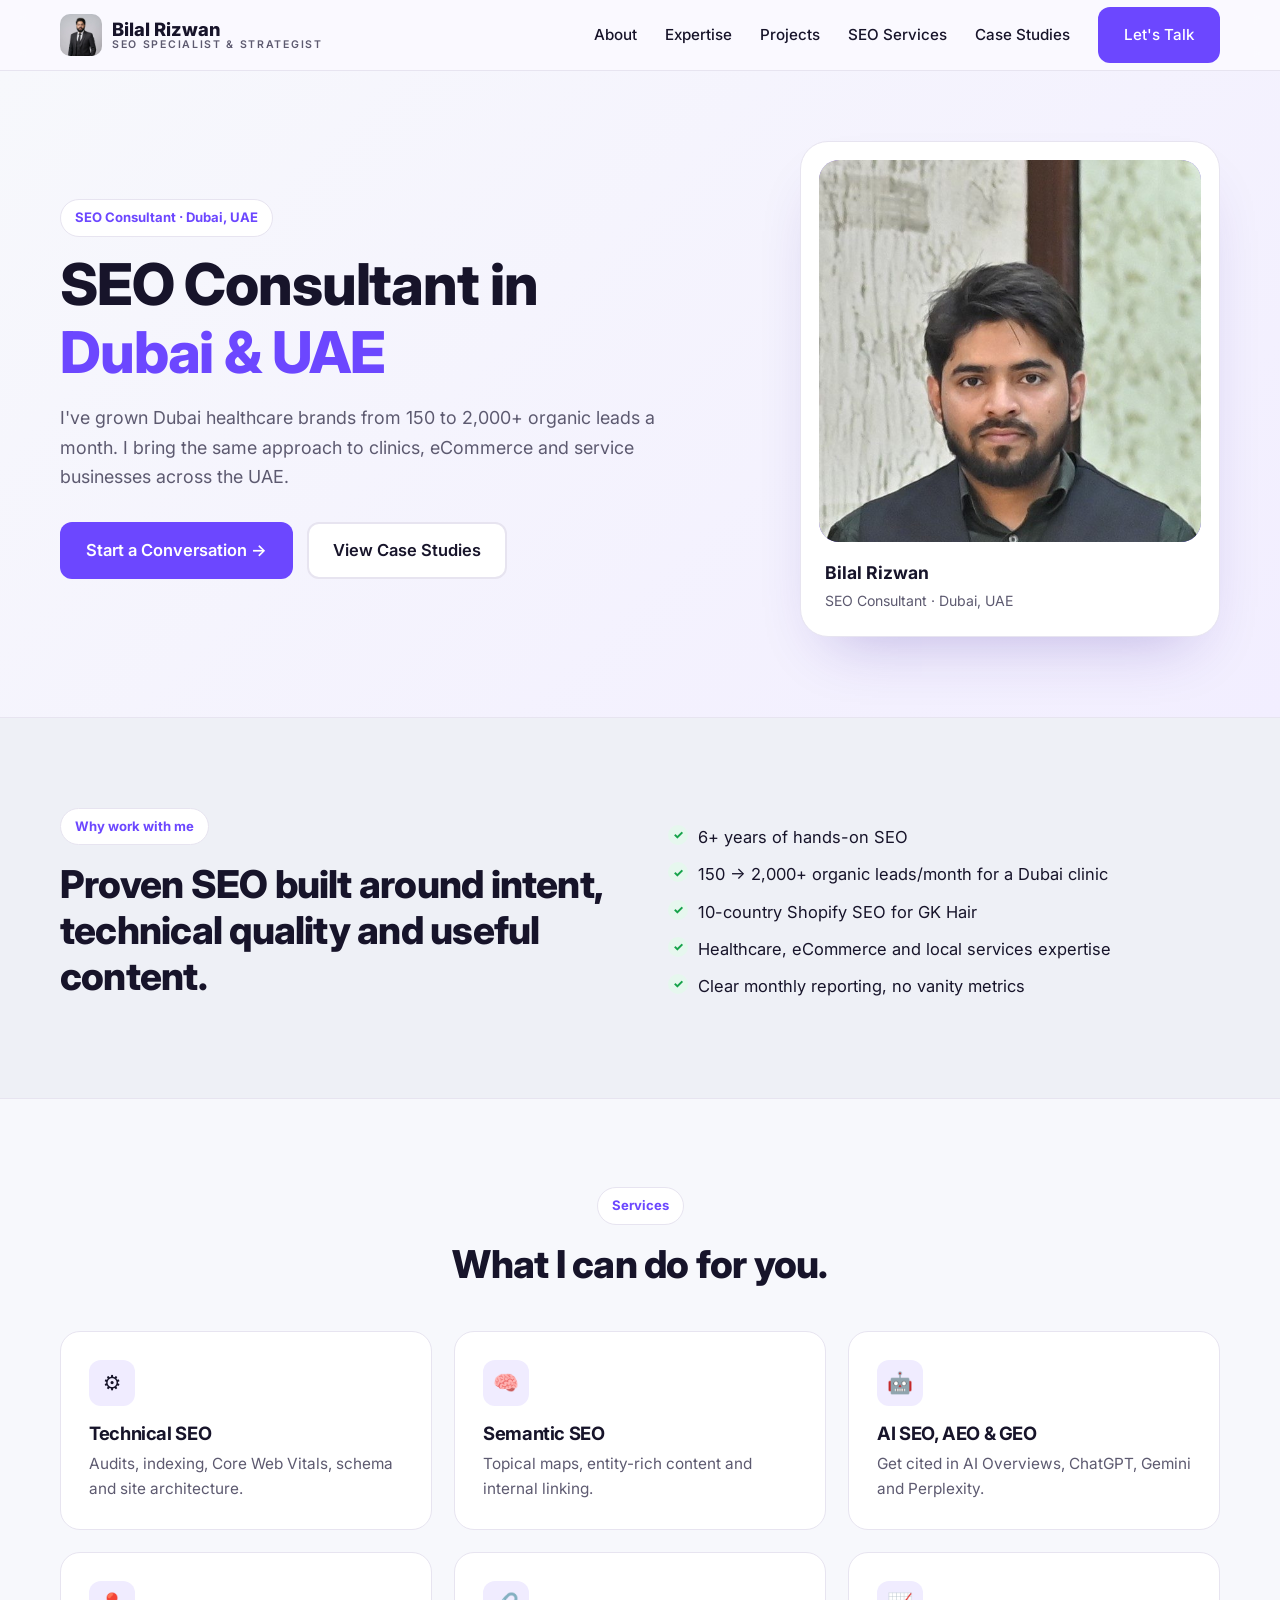
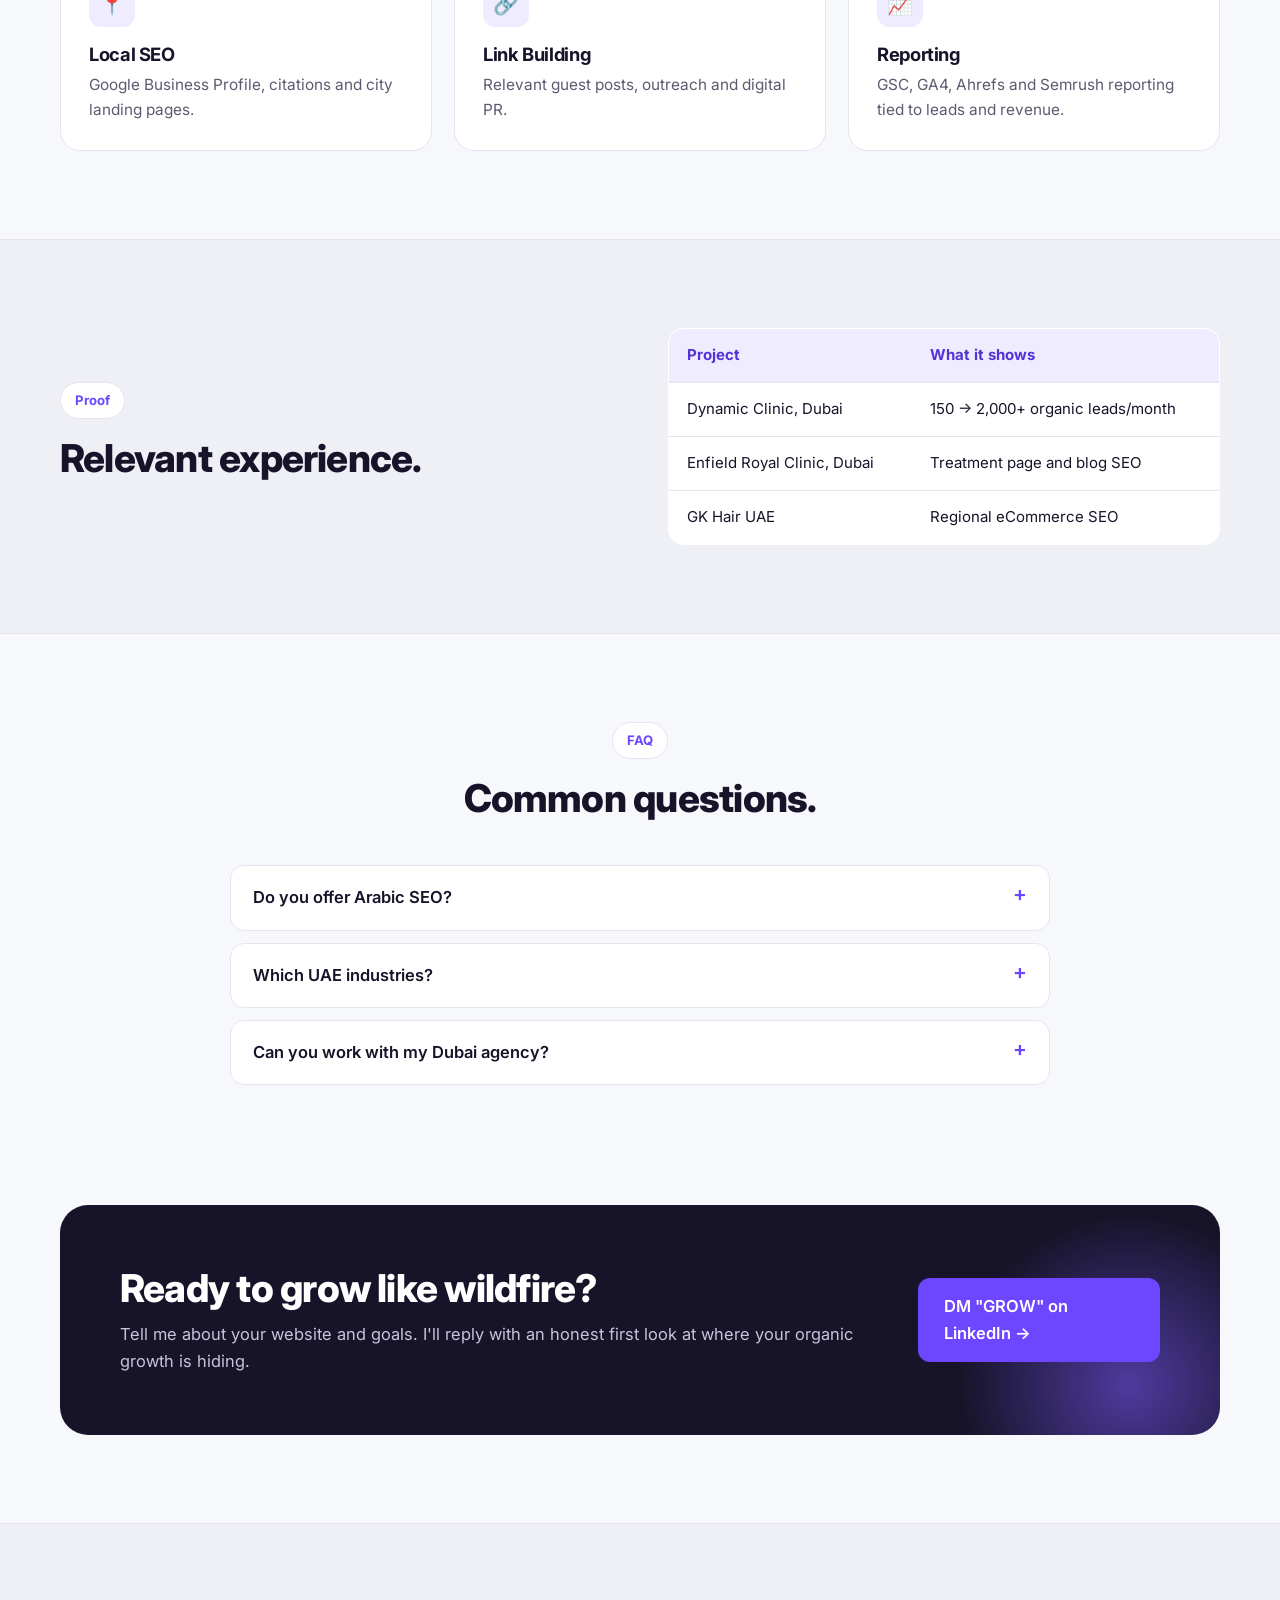
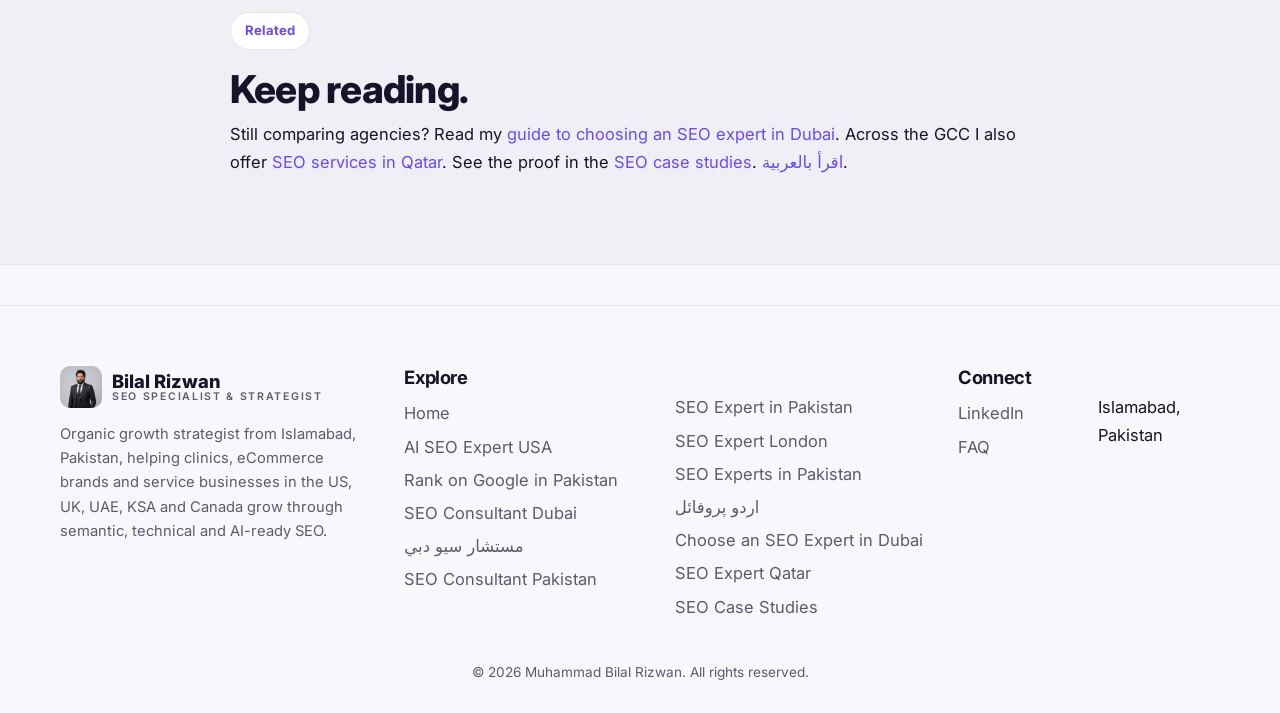
<file: seo-consultant-dubai-uae.html>
<!DOCTYPE html>
<html lang="en"><head><meta charset="utf-8"><meta name="viewport" content="width=device-width,initial-scale=1">
<title>SEO Consultant in Dubai, UAE | Bilal Rizwan</title><meta name="description" content="SEO consultant for Dubai and UAE businesses, with proven clinic SEO results in Dubai. Technical, semantic, local and AI SEO.">
<link rel="canonical" href="https://bilal-rizwan-seo.github.io/seo-consultant-dubai-uae.html">
<meta property="og:title" content="SEO Consultant in Dubai, UAE | Bilal Rizwan"><meta property="og:description" content="SEO consultant for Dubai and UAE businesses, with proven clinic SEO results in Dubai. Technical, semantic, local and AI SEO."><meta property="og:image" content="https://bilal-rizwan-seo.github.io/img/bilal-rizwan-seo-specialist-portrait.jpg"><meta property="og:type" content="website">
<link rel="preconnect" href="https://fonts.googleapis.com"><link rel="preconnect" href="https://fonts.gstatic.com" crossorigin>
<link href="https://fonts.googleapis.com/css2?family=Inter:wght@400;500;600&family=Plus+Jakarta+Sans:wght@700;800&display=swap" rel="stylesheet">
<link rel="icon" href="/favicon.ico" sizes="48x48"><link rel="icon" href="/favicon.svg" type="image/svg+xml"><link rel="icon" href="/favicon-32x32.png" type="image/png" sizes="32x32"><link rel="apple-touch-icon" href="/apple-touch-icon.png"><link rel="stylesheet" href="style.css">
<script type="application/ld+json">{"@context":"https://schema.org","@type":"Person","name":"Muhammad Bilal Rizwan","alternateName":"Bilal Rizwan","jobTitle":"SEO Specialist & Organic Growth Strategist","url":"https://bilal-rizwan-seo.github.io/","image":"https://bilal-rizwan-seo.github.io/img/bilal-rizwan-seo-specialist-portrait.jpg","address":{"@type":"PostalAddress","addressLocality":"Islamabad","addressCountry":"PK"},"alumniOf":"Preston University","sameAs":["https://www.linkedin.com/in/bilalrizwanseo/"],"knowsAbout":["Semantic SEO","Technical SEO","Topical Authority","AEO","GEO","Local SEO","Google Ads","Email Marketing"]}</script>
<script type="application/ld+json">{"@context":"https://schema.org","@type":"FAQPage","mainEntity":[{"@type":"Question","name":"Do you offer Arabic SEO?","acceptedAnswer":{"@type":"Answer","text":"Yes, I plan bilingual English/Arabic content and hreflang for UAE and KSA sites. See the Arabic version of this page."}},{"@type":"Question","name":"Which UAE industries?","acceptedAnswer":{"@type":"Answer","text":"Aesthetic and medical clinics, eCommerce and professional services."}},{"@type":"Question","name":"Can you work with my Dubai agency?","acceptedAnswer":{"@type":"Answer","text":"Yes, I work white-label or alongside in-house teams."}}]}</script>
</head><body>
<header><nav class="wrap">
<a class="logo" href="index.html"><img src="img/bilal-rizwan-seo-specialist-portrait.jpg" alt="" class="av"><span>Bilal Rizwan<small>SEO SPECIALIST &amp; STRATEGIST</small></span></a>
<button class="burger" aria-label="Menu" onclick="document.querySelector('.menu').classList.toggle('open')">☰</button>
<ul class="menu">
<li><a href="index.html#about">About</a></li>
<li><a href="index.html#expertise">Expertise</a></li>
<li><a href="index.html#projects">Projects</a></li>
<li><a href="seo-expert-in-pakistan.html">SEO Services</a></li>
<li><a href="seo-case-studies.html">Case Studies</a></li>
<li><a class="btn btn-p" href="https://www.linkedin.com/in/bilalrizwanseo/" target="_blank" rel="noopener">Let's Talk</a></li>
</ul></nav></header>

<section class="hero"><div class="wrap hero-grid">
<div class="reveal"><span class="eyebrow">SEO Consultant · Dubai, UAE</span>
<h1>SEO Consultant in <span class="hl">Dubai &amp; UAE</span></h1>
<p class="lead">I've grown Dubai healthcare brands from 150 to 2,000+ organic leads a month. I bring the same approach to clinics, eCommerce and service businesses across the UAE.</p>
<div class="cta"><a class="btn btn-p" href="https://www.linkedin.com/in/bilalrizwanseo/" target="_blank" rel="noopener">Start a Conversation →</a><a class="btn btn-o" href="seo-case-studies.html">View Case Studies</a></div></div>
<div class="hero-photo reveal"><img src="img/bilal-rizwan-seo-expert-pakistan.jpg" alt="Bilal Rizwan"><div class="pc"><b>Bilal Rizwan</b><span>SEO Consultant · Dubai, UAE</span></div></div>
</div></section>
<section class="alt"><div class="wrap grid2"><div class="reveal"><span class="eyebrow">Why work with me</span><h2>Proven SEO built around intent, technical quality and useful content.</h2></div>
<div class="reveal"><ul class="checks"><li>6+ years of hands-on SEO</li><li>150 → 2,000+ organic leads/month for a Dubai clinic</li><li>10-country Shopify SEO for GK Hair</li><li>Healthcare, eCommerce and local services expertise</li><li>Clear monthly reporting, no vanity metrics</li></ul></div></div></section>
<section><div class="wrap"><div class="head c reveal"><span class="eyebrow">Services</span><h2>What I can do for you.</h2></div><div class="grid3"><div class="card reveal"><div class="ico">⚙️</div><h3>Technical SEO</h3><p>Audits, indexing, Core Web Vitals, schema and site architecture.</p></div><div class="card reveal"><div class="ico">🧠</div><h3>Semantic SEO</h3><p>Topical maps, entity-rich content and internal linking.</p></div><div class="card reveal"><div class="ico">🤖</div><h3>AI SEO, AEO & GEO</h3><p>Get cited in AI Overviews, ChatGPT, Gemini and Perplexity.</p></div><div class="card reveal"><div class="ico">📍</div><h3>Local SEO</h3><p>Google Business Profile, citations and city landing pages.</p></div><div class="card reveal"><div class="ico">🔗</div><h3>Link Building</h3><p>Relevant guest posts, outreach and digital PR.</p></div><div class="card reveal"><div class="ico">📈</div><h3>Reporting</h3><p>GSC, GA4, Ahrefs and Semrush reporting tied to leads and revenue.</p></div></div></div></section>
<section class="alt"><div class="wrap grid2"><div class="reveal"><span class="eyebrow">Proof</span><h2>Relevant experience.</h2></div>
<table class="reveal"><tr><th>Project</th><th>What it shows</th></tr><tr><td>Dynamic Clinic, Dubai</td><td>150 → 2,000+ organic leads/month</td></tr><tr><td>Enfield Royal Clinic, Dubai</td><td>Treatment page and blog SEO</td></tr><tr><td>GK Hair UAE</td><td>Regional eCommerce SEO</td></tr></table></div></section>
<section><div class="wrap" style="max-width:820px"><div class="head c reveal"><span class="eyebrow">FAQ</span><h2>Common questions.</h2></div><div class="reveal"><details><summary>Do you offer Arabic SEO?</summary><p>Yes, I plan bilingual English/Arabic content and hreflang for UAE and KSA sites. See the Arabic version of this page.</p></details><details><summary>Which UAE industries?</summary><p>Aesthetic and medical clinics, eCommerce and professional services.</p></details><details><summary>Can you work with my Dubai agency?</summary><p>Yes, I work white-label or alongside in-house teams.</p></details></div></div></section>

<section style="padding-top:20px"><div class="wrap"><div class="band reveal">
<div><h2>Ready to grow like wildfire?</h2><p>Tell me about your website and goals. I'll reply with an honest first look at where your organic growth is hiding.</p></div>
<a class="btn btn-p" href="https://www.linkedin.com/in/bilalrizwanseo/" target="_blank" rel="noopener" style="position:relative;z-index:1">DM "GROW" on LinkedIn →</a>
</div></div></section>
<section class="alt"><div class="wrap" style="max-width:820px"><span class="eyebrow">Related</span><h2>Keep reading.</h2><p>Still comparing agencies? Read my <a href="seo-expert-dubai-hiring-guide.html">guide to choosing an SEO expert in Dubai</a>. Across the GCC I also offer <a href="seo-expert-qatar.html">SEO services in Qatar</a>. See the proof in the <a href="seo-case-studies.html">SEO case studies</a>. <a href="seo-consultant-dubai-uae-ar.html" lang="ar">اقرأ بالعربية</a>.</p></div></section>
<footer><div class="wrap"><div class="fgrid">
<div><a class="logo" href="index.html"><img src="img/bilal-rizwan-seo-specialist-portrait.jpg" alt="" class="av"><span>Bilal Rizwan<small>SEO SPECIALIST &amp; STRATEGIST</small></span></a><p style="margin-top:14px">Organic growth strategist from Islamabad, Pakistan, helping clinics, eCommerce brands and service businesses in the US, UK, UAE, KSA and Canada grow through semantic, technical and AI-ready SEO.</p></div>
<div><h3>Explore</h3><ul><li><a href="index.html">Home</a></li><li><a href="ai-seo-expert-usa.html">AI SEO Expert USA</a></li><li><a href="how-to-rank-on-google-search-in-pakistan.html">Rank on Google in Pakistan</a></li><li><a href="seo-consultant-dubai-uae.html">SEO Consultant Dubai</a></li><li><a href="seo-consultant-dubai-uae-ar.html">مستشار سيو دبي</a></li><li><a href="seo-consultant-in-pakistan.html">SEO Consultant Pakistan</a></li><li><a href="seo-expert-in-pakistan.html">SEO Expert in Pakistan</a></li><li><a href="seo-expert-london.html">SEO Expert London</a></li><li><a href="seo-experts-in-pakistan.html">SEO Experts in Pakistan</a></li><li><a href="urdu-seo-profile.html">اردو پروفائل</a></li><li><a href="seo-expert-dubai-hiring-guide.html">Choose an SEO Expert in Dubai</a></li><li><a href="seo-expert-qatar.html">SEO Expert Qatar</a></li><li><a href="seo-case-studies.html">SEO Case Studies</a></li></ul></div>
<div><h3>Connect</h3><ul><li><a href="https://www.linkedin.com/in/bilalrizwanseo/" target="_blank" rel="noopener">LinkedIn</a></li><li><a href="index.html#faq">FAQ</a></li><li>Islamabad, Pakistan</li></ul></div>
</div><p class="copy">© 2026 Muhammad Bilal Rizwan. All rights reserved.</p></div></footer>
<div class="lb" onclick="this.style.display='none'"><img alt=""></div>
<script>
const io=new IntersectionObserver(e=>e.forEach(x=>{if(x.isIntersecting){x.target.classList.add('in');io.unobserve(x.target)}}),{threshold:.12});
document.querySelectorAll('.reveal').forEach(el=>io.observe(el));
document.querySelectorAll('[data-zoom]').forEach(i=>i.onclick=()=>{const l=document.querySelector('.lb');l.querySelector('img').src=i.src;l.style.display='grid'});
document.querySelectorAll('.menu a').forEach(a=>a.onclick=()=>document.querySelector('.menu').classList.remove('open'));
</script></body></html>
</file>
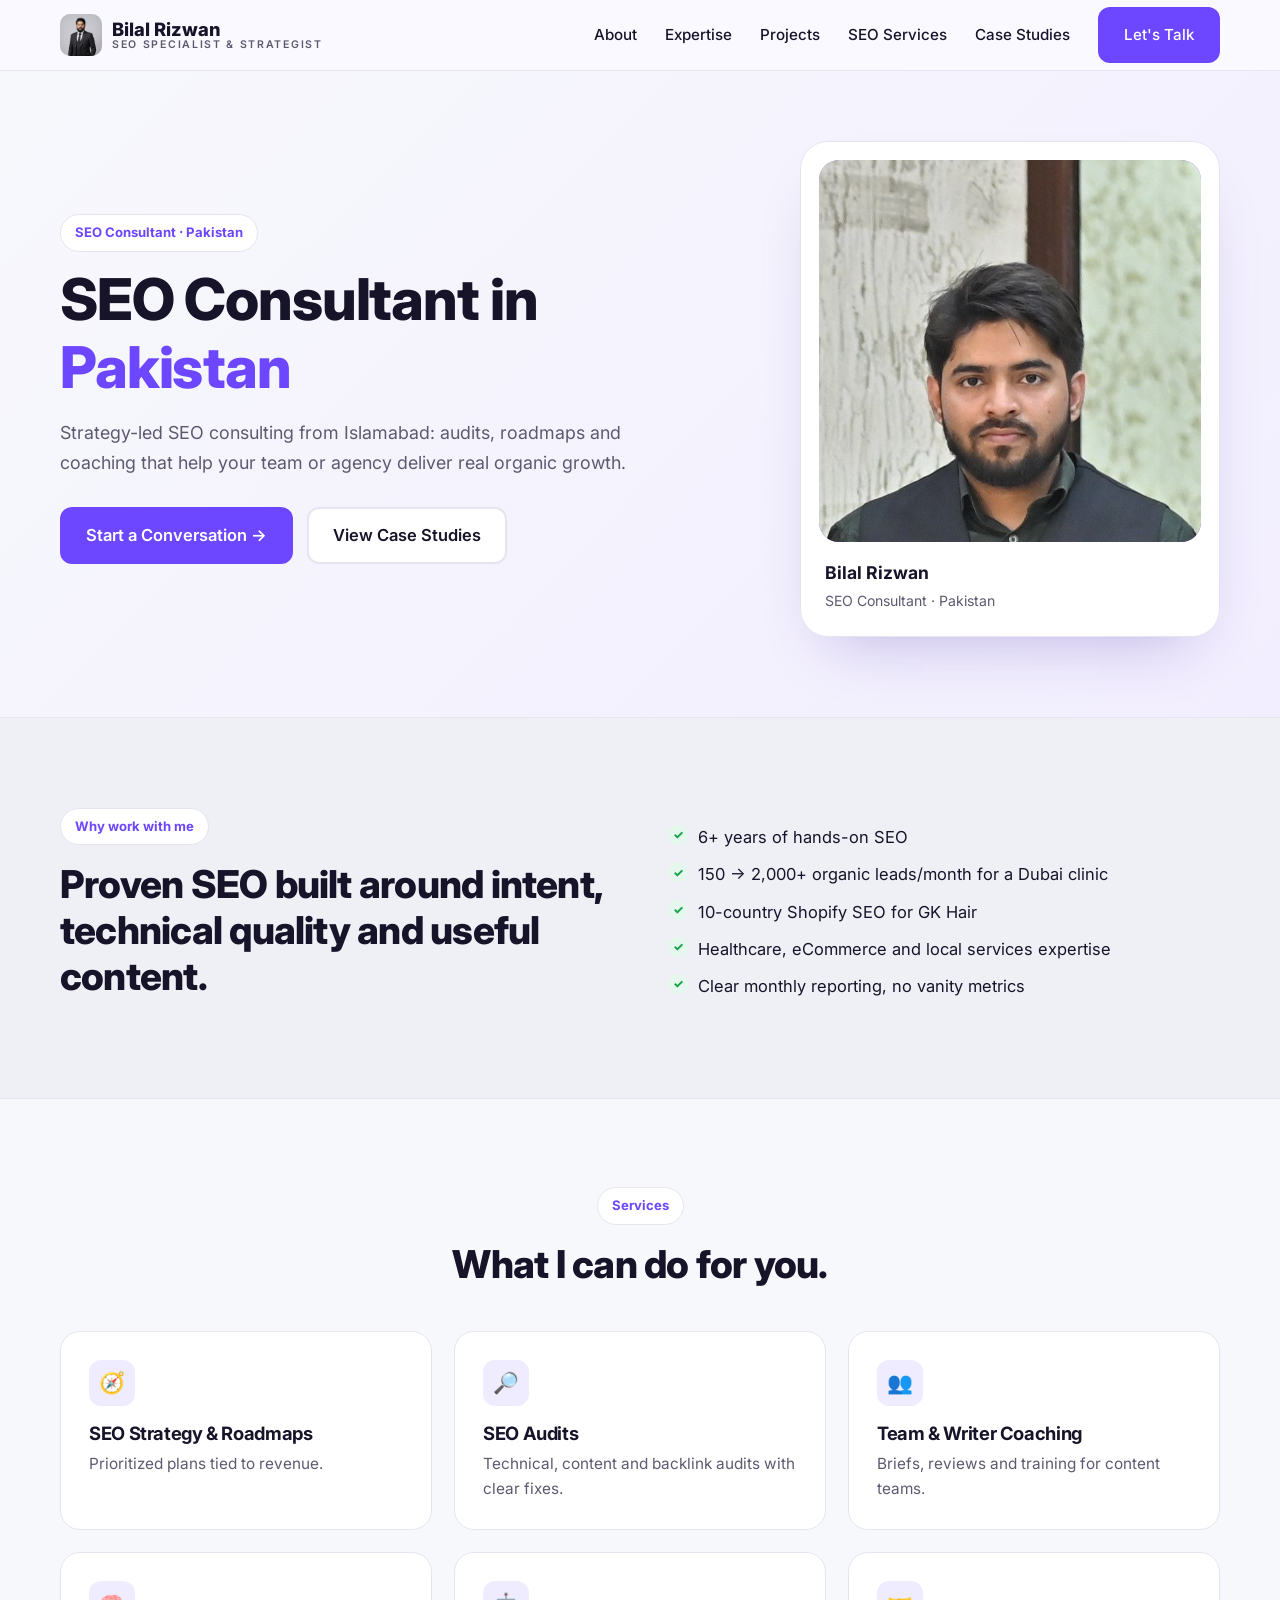
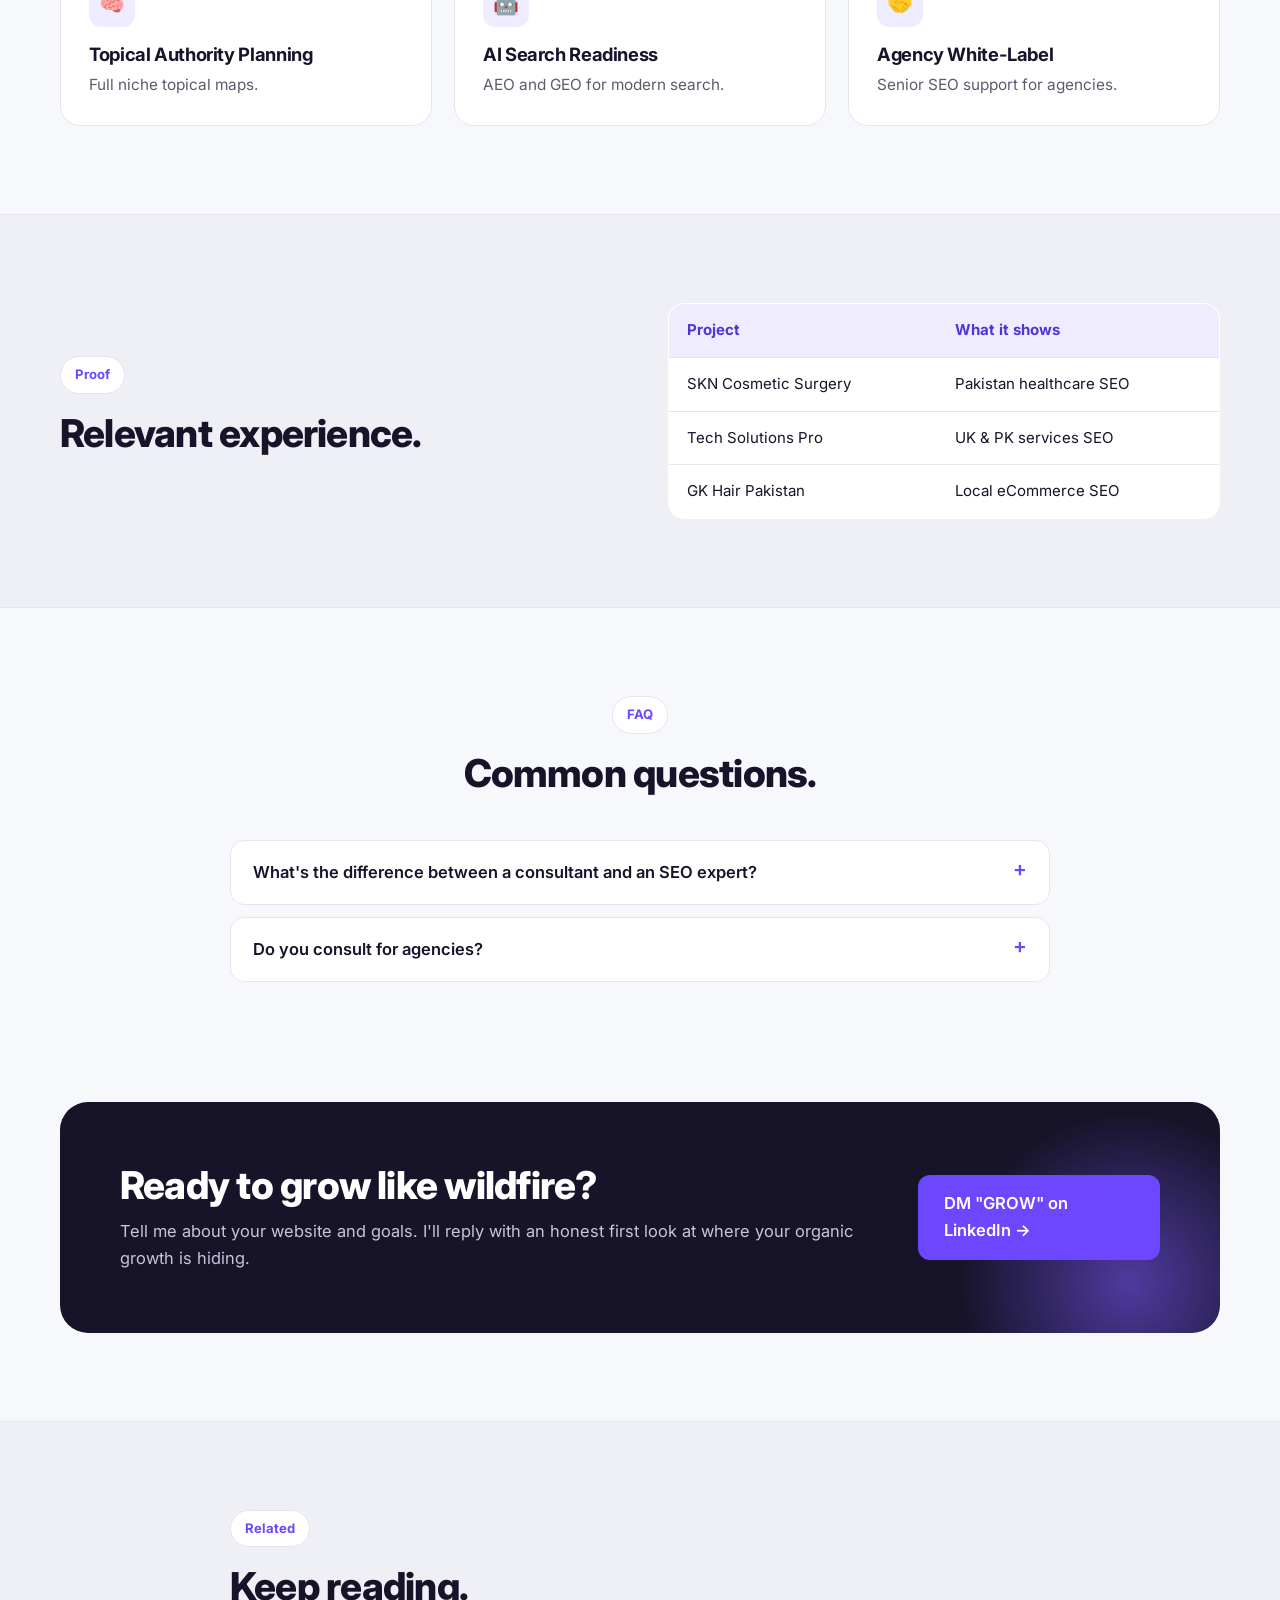
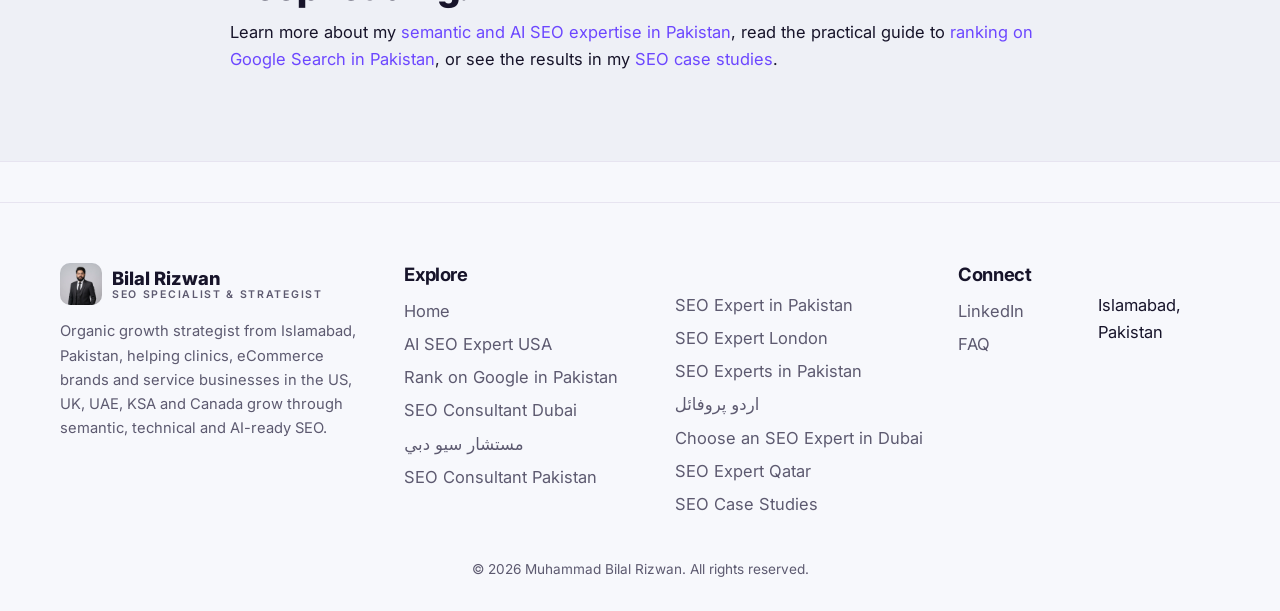
<file: seo-consultant-in-pakistan.html>
<!DOCTYPE html>
<html lang="en"><head><meta charset="utf-8"><meta name="viewport" content="width=device-width,initial-scale=1">
<title>SEO Consultant in Pakistan | Bilal Rizwan, Islamabad</title><meta name="description" content="SEO consultant in Pakistan (Islamabad) offering strategy, audits and team coaching for Pakistani and international businesses.">
<link rel="canonical" href="https://bilal-rizwan-seo.github.io/seo-consultant-in-pakistan.html">
<meta property="og:title" content="SEO Consultant in Pakistan | Bilal Rizwan, Islamabad"><meta property="og:description" content="SEO consultant in Pakistan (Islamabad) offering strategy, audits and team coaching for Pakistani and international businesses."><meta property="og:image" content="https://bilal-rizwan-seo.github.io/img/bilal-rizwan-seo-specialist-portrait.jpg"><meta property="og:type" content="website">
<link rel="preconnect" href="https://fonts.googleapis.com"><link rel="preconnect" href="https://fonts.gstatic.com" crossorigin>
<link href="https://fonts.googleapis.com/css2?family=Inter:wght@400;500;600&family=Plus+Jakarta+Sans:wght@700;800&display=swap" rel="stylesheet">
<link rel="icon" href="/favicon.ico" sizes="48x48"><link rel="icon" href="/favicon.svg" type="image/svg+xml"><link rel="icon" href="/favicon-32x32.png" type="image/png" sizes="32x32"><link rel="apple-touch-icon" href="/apple-touch-icon.png"><link rel="stylesheet" href="style.css">
<script type="application/ld+json">{"@context":"https://schema.org","@type":"Person","name":"Muhammad Bilal Rizwan","alternateName":"Bilal Rizwan","jobTitle":"SEO Specialist & Organic Growth Strategist","url":"https://bilal-rizwan-seo.github.io/","image":"https://bilal-rizwan-seo.github.io/img/bilal-rizwan-seo-specialist-portrait.jpg","address":{"@type":"PostalAddress","addressLocality":"Islamabad","addressCountry":"PK"},"alumniOf":"Preston University","sameAs":["https://www.linkedin.com/in/bilalrizwanseo/"],"knowsAbout":["Semantic SEO","Technical SEO","Topical Authority","AEO","GEO","Local SEO","Google Ads","Email Marketing"]}</script>
<script type="application/ld+json">{"@context":"https://schema.org","@type":"FAQPage","mainEntity":[{"@type":"Question","name":"What's the difference between a consultant and an SEO expert?","acceptedAnswer":{"@type":"Answer","text":"A consultant focuses on strategy, audits and guiding your team; I can also execute when needed."}},{"@type":"Question","name":"Do you consult for agencies?","acceptedAnswer":{"@type":"Answer","text":"Yes, white-label or as a senior advisor."}}]}</script>
</head><body>
<header><nav class="wrap">
<a class="logo" href="index.html"><img src="img/bilal-rizwan-seo-specialist-portrait.jpg" alt="" class="av"><span>Bilal Rizwan<small>SEO SPECIALIST &amp; STRATEGIST</small></span></a>
<button class="burger" aria-label="Menu" onclick="document.querySelector('.menu').classList.toggle('open')">☰</button>
<ul class="menu">
<li><a href="index.html#about">About</a></li>
<li><a href="index.html#expertise">Expertise</a></li>
<li><a href="index.html#projects">Projects</a></li>
<li><a href="seo-expert-in-pakistan.html">SEO Services</a></li>
<li><a href="seo-case-studies.html">Case Studies</a></li>
<li><a class="btn btn-p" href="https://www.linkedin.com/in/bilalrizwanseo/" target="_blank" rel="noopener">Let's Talk</a></li>
</ul></nav></header>

<section class="hero"><div class="wrap hero-grid">
<div class="reveal"><span class="eyebrow">SEO Consultant · Pakistan</span>
<h1>SEO Consultant in <span class="hl">Pakistan</span></h1>
<p class="lead">Strategy-led SEO consulting from Islamabad: audits, roadmaps and coaching that help your team or agency deliver real organic growth.</p>
<div class="cta"><a class="btn btn-p" href="https://www.linkedin.com/in/bilalrizwanseo/" target="_blank" rel="noopener">Start a Conversation →</a><a class="btn btn-o" href="seo-case-studies.html">View Case Studies</a></div></div>
<div class="hero-photo reveal"><img src="img/bilal-rizwan-seo-expert-pakistan.jpg" alt="Bilal Rizwan"><div class="pc"><b>Bilal Rizwan</b><span>SEO Consultant · Pakistan</span></div></div>
</div></section>
<section class="alt"><div class="wrap grid2"><div class="reveal"><span class="eyebrow">Why work with me</span><h2>Proven SEO built around intent, technical quality and useful content.</h2></div>
<div class="reveal"><ul class="checks"><li>6+ years of hands-on SEO</li><li>150 → 2,000+ organic leads/month for a Dubai clinic</li><li>10-country Shopify SEO for GK Hair</li><li>Healthcare, eCommerce and local services expertise</li><li>Clear monthly reporting, no vanity metrics</li></ul></div></div></section>
<section><div class="wrap"><div class="head c reveal"><span class="eyebrow">Services</span><h2>What I can do for you.</h2></div><div class="grid3"><div class="card reveal"><div class="ico">🧭</div><h3>SEO Strategy & Roadmaps</h3><p>Prioritized plans tied to revenue.</p></div><div class="card reveal"><div class="ico">🔎</div><h3>SEO Audits</h3><p>Technical, content and backlink audits with clear fixes.</p></div><div class="card reveal"><div class="ico">👥</div><h3>Team & Writer Coaching</h3><p>Briefs, reviews and training for content teams.</p></div><div class="card reveal"><div class="ico">🧠</div><h3>Topical Authority Planning</h3><p>Full niche topical maps.</p></div><div class="card reveal"><div class="ico">🤖</div><h3>AI Search Readiness</h3><p>AEO and GEO for modern search.</p></div><div class="card reveal"><div class="ico">🤝</div><h3>Agency White-Label</h3><p>Senior SEO support for agencies.</p></div></div></div></section>
<section class="alt"><div class="wrap grid2"><div class="reveal"><span class="eyebrow">Proof</span><h2>Relevant experience.</h2></div>
<table class="reveal"><tr><th>Project</th><th>What it shows</th></tr><tr><td>SKN Cosmetic Surgery</td><td>Pakistan healthcare SEO</td></tr><tr><td>Tech Solutions Pro</td><td>UK & PK services SEO</td></tr><tr><td>GK Hair Pakistan</td><td>Local eCommerce SEO</td></tr></table></div></section>
<section><div class="wrap" style="max-width:820px"><div class="head c reveal"><span class="eyebrow">FAQ</span><h2>Common questions.</h2></div><div class="reveal"><details><summary>What's the difference between a consultant and an SEO expert?</summary><p>A consultant focuses on strategy, audits and guiding your team; I can also execute when needed.</p></details><details><summary>Do you consult for agencies?</summary><p>Yes, white-label or as a senior advisor.</p></details></div></div></section>

<section style="padding-top:20px"><div class="wrap"><div class="band reveal">
<div><h2>Ready to grow like wildfire?</h2><p>Tell me about your website and goals. I'll reply with an honest first look at where your organic growth is hiding.</p></div>
<a class="btn btn-p" href="https://www.linkedin.com/in/bilalrizwanseo/" target="_blank" rel="noopener" style="position:relative;z-index:1">DM "GROW" on LinkedIn →</a>
</div></div></section>
<section class="alt"><div class="wrap" style="max-width:820px"><span class="eyebrow">Related</span><h2>Keep reading.</h2><p>Learn more about my <a href="seo-expert-in-pakistan.html">semantic and AI SEO expertise in Pakistan</a>, read the practical guide to <a href="how-to-rank-on-google-search-in-pakistan.html">ranking on Google Search in Pakistan</a>, or see the results in my <a href="seo-case-studies.html">SEO case studies</a>.</p></div></section>
<footer><div class="wrap"><div class="fgrid">
<div><a class="logo" href="index.html"><img src="img/bilal-rizwan-seo-specialist-portrait.jpg" alt="" class="av"><span>Bilal Rizwan<small>SEO SPECIALIST &amp; STRATEGIST</small></span></a><p style="margin-top:14px">Organic growth strategist from Islamabad, Pakistan, helping clinics, eCommerce brands and service businesses in the US, UK, UAE, KSA and Canada grow through semantic, technical and AI-ready SEO.</p></div>
<div><h3>Explore</h3><ul><li><a href="index.html">Home</a></li><li><a href="ai-seo-expert-usa.html">AI SEO Expert USA</a></li><li><a href="how-to-rank-on-google-search-in-pakistan.html">Rank on Google in Pakistan</a></li><li><a href="seo-consultant-dubai-uae.html">SEO Consultant Dubai</a></li><li><a href="seo-consultant-dubai-uae-ar.html">مستشار سيو دبي</a></li><li><a href="seo-consultant-in-pakistan.html">SEO Consultant Pakistan</a></li><li><a href="seo-expert-in-pakistan.html">SEO Expert in Pakistan</a></li><li><a href="seo-expert-london.html">SEO Expert London</a></li><li><a href="seo-experts-in-pakistan.html">SEO Experts in Pakistan</a></li><li><a href="urdu-seo-profile.html">اردو پروفائل</a></li><li><a href="seo-expert-dubai-hiring-guide.html">Choose an SEO Expert in Dubai</a></li><li><a href="seo-expert-qatar.html">SEO Expert Qatar</a></li><li><a href="seo-case-studies.html">SEO Case Studies</a></li></ul></div>
<div><h3>Connect</h3><ul><li><a href="https://www.linkedin.com/in/bilalrizwanseo/" target="_blank" rel="noopener">LinkedIn</a></li><li><a href="index.html#faq">FAQ</a></li><li>Islamabad, Pakistan</li></ul></div>
</div><p class="copy">© 2026 Muhammad Bilal Rizwan. All rights reserved.</p></div></footer>
<div class="lb" onclick="this.style.display='none'"><img alt=""></div>
<script>
const io=new IntersectionObserver(e=>e.forEach(x=>{if(x.isIntersecting){x.target.classList.add('in');io.unobserve(x.target)}}),{threshold:.12});
document.querySelectorAll('.reveal').forEach(el=>io.observe(el));
document.querySelectorAll('[data-zoom]').forEach(i=>i.onclick=()=>{const l=document.querySelector('.lb');l.querySelector('img').src=i.src;l.style.display='grid'});
document.querySelectorAll('.menu a').forEach(a=>a.onclick=()=>document.querySelector('.menu').classList.remove('open'));
</script></body></html>
</file>
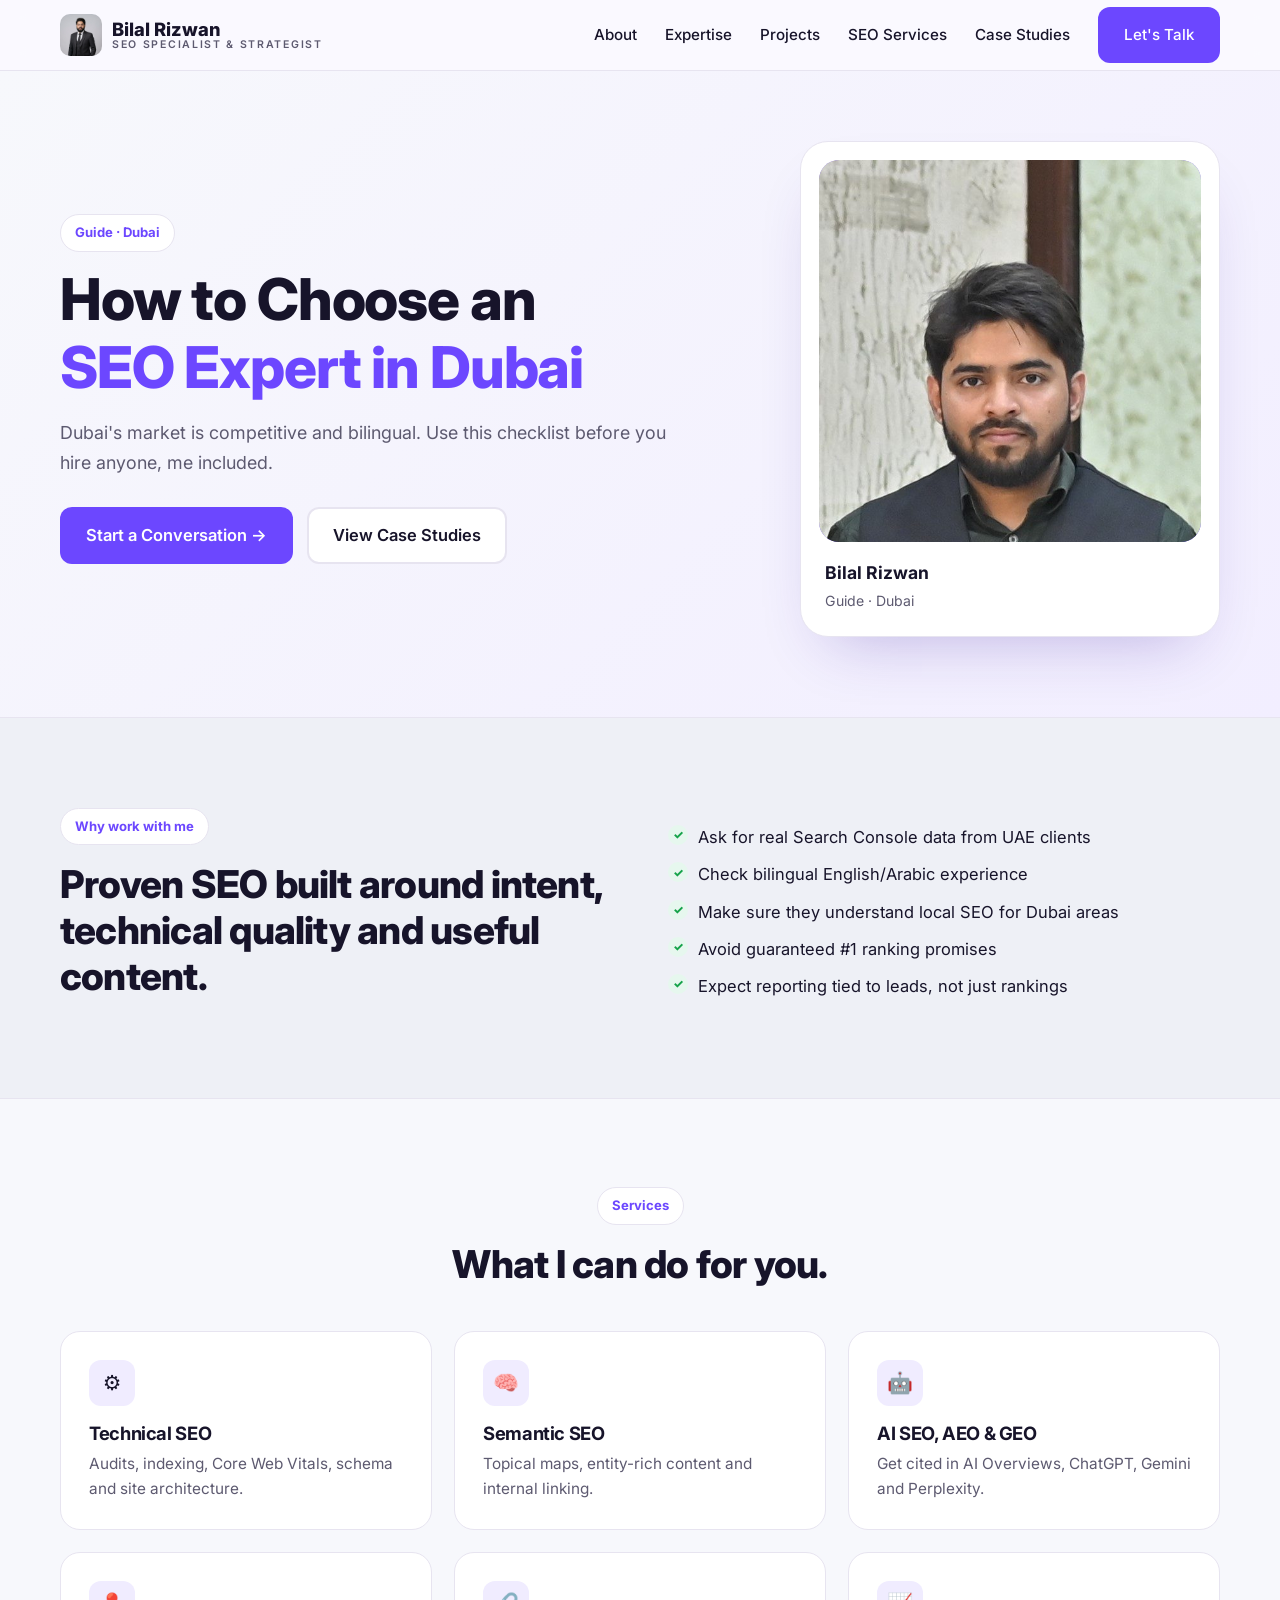
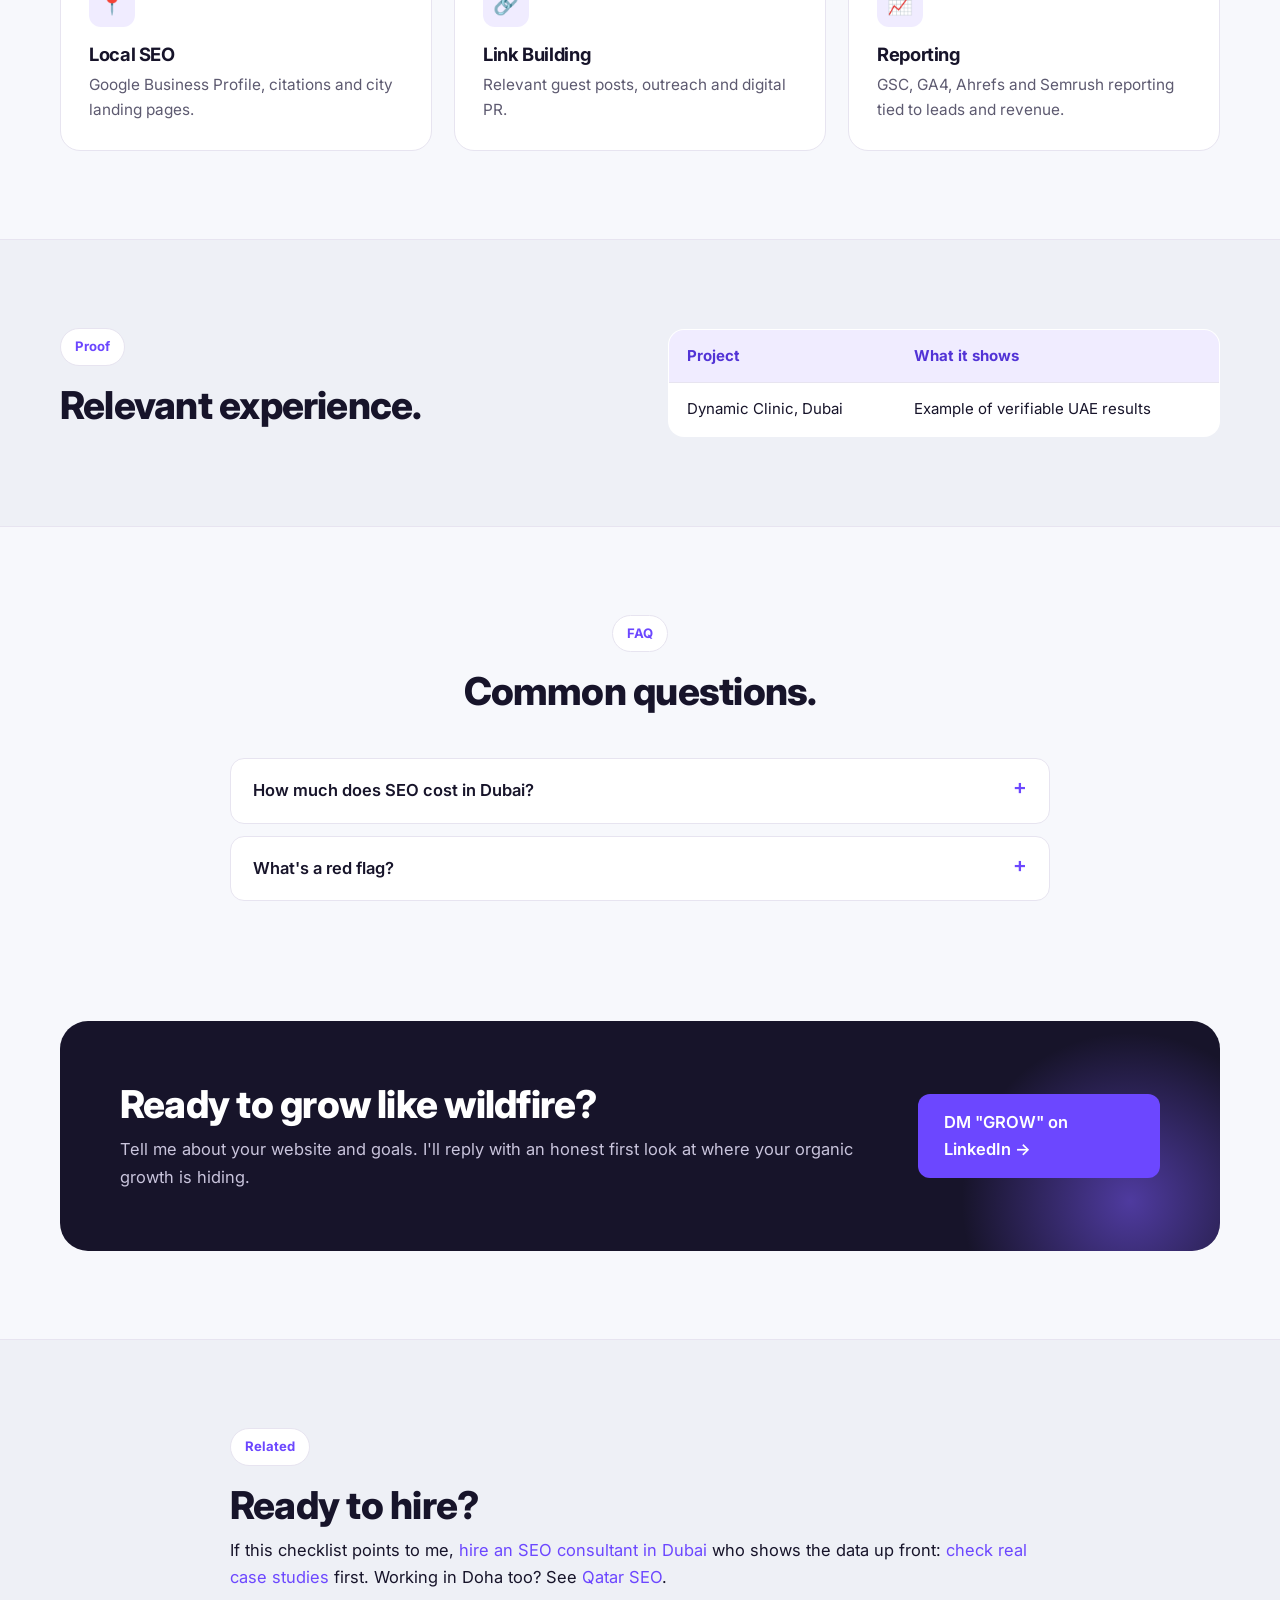
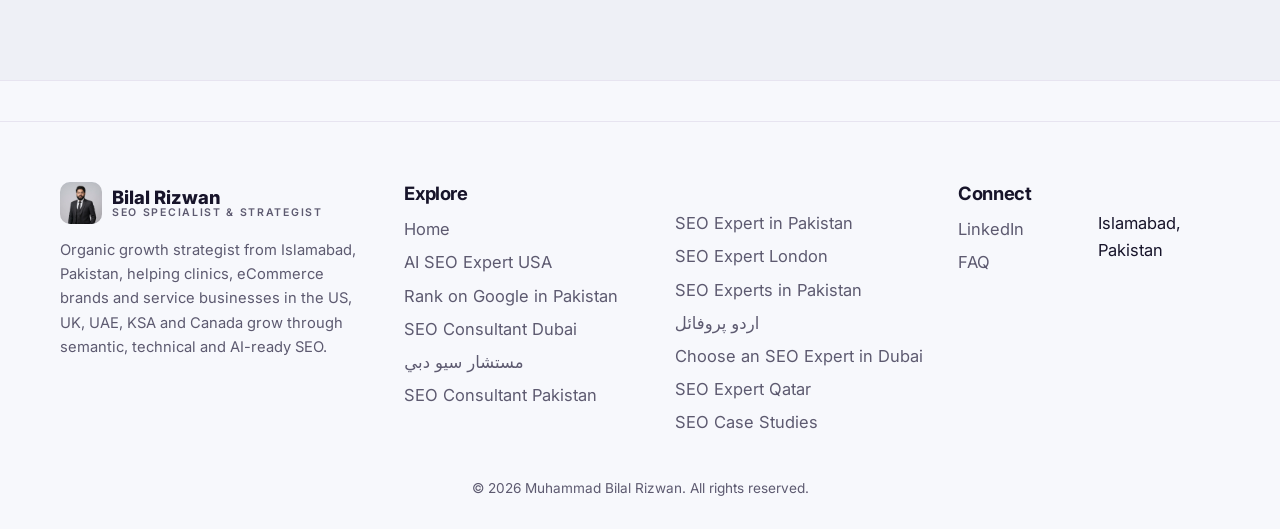
<file: seo-expert-dubai-hiring-guide.html>
<!DOCTYPE html>
<html lang="en"><head><meta charset="utf-8"><meta name="viewport" content="width=device-width,initial-scale=1">
<title>How to Choose an SEO Expert in Dubai | Bilal Rizwan</title><meta name="description" content="A practical guide to choosing an SEO expert in Dubai and the UAE: what to check, questions to ask, and red flags.">
<link rel="canonical" href="https://bilal-rizwan-seo.github.io/seo-expert-dubai-hiring-guide.html">
<meta property="og:title" content="How to Choose an SEO Expert in Dubai | Bilal Rizwan"><meta property="og:description" content="A practical guide to choosing an SEO expert in Dubai and the UAE: what to check, questions to ask, and red flags."><meta property="og:image" content="https://bilal-rizwan-seo.github.io/img/bilal-rizwan-seo-specialist-portrait.jpg"><meta property="og:type" content="website">
<link rel="preconnect" href="https://fonts.googleapis.com"><link rel="preconnect" href="https://fonts.gstatic.com" crossorigin>
<link href="https://fonts.googleapis.com/css2?family=Inter:wght@400;500;600&family=Plus+Jakarta+Sans:wght@700;800&display=swap" rel="stylesheet">
<link rel="icon" href="/favicon.ico" sizes="48x48"><link rel="icon" href="/favicon.svg" type="image/svg+xml"><link rel="icon" href="/favicon-32x32.png" type="image/png" sizes="32x32"><link rel="apple-touch-icon" href="/apple-touch-icon.png"><link rel="stylesheet" href="style.css">
<script type="application/ld+json">{"@context":"https://schema.org","@type":"Person","name":"Muhammad Bilal Rizwan","alternateName":"Bilal Rizwan","jobTitle":"SEO Specialist & Organic Growth Strategist","url":"https://bilal-rizwan-seo.github.io/","image":"https://bilal-rizwan-seo.github.io/img/bilal-rizwan-seo-specialist-portrait.jpg","address":{"@type":"PostalAddress","addressLocality":"Islamabad","addressCountry":"PK"},"alumniOf":"Preston University","sameAs":["https://www.linkedin.com/in/bilalrizwanseo/"],"knowsAbout":["Semantic SEO","Technical SEO","Topical Authority","AEO","GEO","Local SEO","Google Ads","Email Marketing"]}</script>
<script type="application/ld+json">{"@context":"https://schema.org","@type":"FAQPage","mainEntity":[{"@type":"Question","name":"How much does SEO cost in Dubai?","acceptedAnswer":{"@type":"Answer","text":"It depends on scope and competition. Compare deliverables and evidence, not just price."}},{"@type":"Question","name":"What's a red flag?","acceptedAnswer":{"@type":"Answer","text":"Guaranteed rankings, no case data, or cheap bulk backlinks."}}]}</script>
</head><body>
<header><nav class="wrap">
<a class="logo" href="index.html"><img src="img/bilal-rizwan-seo-specialist-portrait.jpg" alt="" class="av"><span>Bilal Rizwan<small>SEO SPECIALIST &amp; STRATEGIST</small></span></a>
<button class="burger" aria-label="Menu" onclick="document.querySelector('.menu').classList.toggle('open')">☰</button>
<ul class="menu">
<li><a href="index.html#about">About</a></li>
<li><a href="index.html#expertise">Expertise</a></li>
<li><a href="index.html#projects">Projects</a></li>
<li><a href="seo-expert-in-pakistan.html">SEO Services</a></li>
<li><a href="seo-case-studies.html">Case Studies</a></li>
<li><a class="btn btn-p" href="https://www.linkedin.com/in/bilalrizwanseo/" target="_blank" rel="noopener">Let's Talk</a></li>
</ul></nav></header>

<section class="hero"><div class="wrap hero-grid">
<div class="reveal"><span class="eyebrow">Guide · Dubai</span>
<h1>How to Choose an <span class="hl">SEO Expert in Dubai</span></h1>
<p class="lead">Dubai's market is competitive and bilingual. Use this checklist before you hire anyone, me included.</p>
<div class="cta"><a class="btn btn-p" href="https://www.linkedin.com/in/bilalrizwanseo/" target="_blank" rel="noopener">Start a Conversation →</a><a class="btn btn-o" href="seo-case-studies.html">View Case Studies</a></div></div>
<div class="hero-photo reveal"><img src="img/bilal-rizwan-seo-expert-pakistan.jpg" alt="Bilal Rizwan"><div class="pc"><b>Bilal Rizwan</b><span>Guide · Dubai</span></div></div>
</div></section>
<section class="alt"><div class="wrap grid2"><div class="reveal"><span class="eyebrow">Why work with me</span><h2>Proven SEO built around intent, technical quality and useful content.</h2></div>
<div class="reveal"><ul class="checks"><li>Ask for real Search Console data from UAE clients</li><li>Check bilingual English/Arabic experience</li><li>Make sure they understand local SEO for Dubai areas</li><li>Avoid guaranteed #1 ranking promises</li><li>Expect reporting tied to leads, not just rankings</li></ul></div></div></section>
<section><div class="wrap"><div class="head c reveal"><span class="eyebrow">Services</span><h2>What I can do for you.</h2></div><div class="grid3"><div class="card reveal"><div class="ico">⚙️</div><h3>Technical SEO</h3><p>Audits, indexing, Core Web Vitals, schema and site architecture.</p></div><div class="card reveal"><div class="ico">🧠</div><h3>Semantic SEO</h3><p>Topical maps, entity-rich content and internal linking.</p></div><div class="card reveal"><div class="ico">🤖</div><h3>AI SEO, AEO & GEO</h3><p>Get cited in AI Overviews, ChatGPT, Gemini and Perplexity.</p></div><div class="card reveal"><div class="ico">📍</div><h3>Local SEO</h3><p>Google Business Profile, citations and city landing pages.</p></div><div class="card reveal"><div class="ico">🔗</div><h3>Link Building</h3><p>Relevant guest posts, outreach and digital PR.</p></div><div class="card reveal"><div class="ico">📈</div><h3>Reporting</h3><p>GSC, GA4, Ahrefs and Semrush reporting tied to leads and revenue.</p></div></div></div></section>
<section class="alt"><div class="wrap grid2"><div class="reveal"><span class="eyebrow">Proof</span><h2>Relevant experience.</h2></div>
<table class="reveal"><tr><th>Project</th><th>What it shows</th></tr><tr><td>Dynamic Clinic, Dubai</td><td>Example of verifiable UAE results</td></tr></table></div></section>
<section><div class="wrap" style="max-width:820px"><div class="head c reveal"><span class="eyebrow">FAQ</span><h2>Common questions.</h2></div><div class="reveal"><details><summary>How much does SEO cost in Dubai?</summary><p>It depends on scope and competition. Compare deliverables and evidence, not just price.</p></details><details><summary>What's a red flag?</summary><p>Guaranteed rankings, no case data, or cheap bulk backlinks.</p></details></div></div></section>

<section style="padding-top:20px"><div class="wrap"><div class="band reveal">
<div><h2>Ready to grow like wildfire?</h2><p>Tell me about your website and goals. I'll reply with an honest first look at where your organic growth is hiding.</p></div>
<a class="btn btn-p" href="https://www.linkedin.com/in/bilalrizwanseo/" target="_blank" rel="noopener" style="position:relative;z-index:1">DM "GROW" on LinkedIn →</a>
</div></div></section>
<section class="alt"><div class="wrap" style="max-width:820px"><span class="eyebrow">Related</span><h2>Ready to hire?</h2><p>If this checklist points to me, <a href="seo-consultant-dubai-uae.html">hire an SEO consultant in Dubai</a> who shows the data up front: <a href="seo-case-studies.html">check real case studies</a> first. Working in Doha too? See <a href="seo-expert-qatar.html">Qatar SEO</a>.</p></div></section>
<footer><div class="wrap"><div class="fgrid">
<div><a class="logo" href="index.html"><img src="img/bilal-rizwan-seo-specialist-portrait.jpg" alt="" class="av"><span>Bilal Rizwan<small>SEO SPECIALIST &amp; STRATEGIST</small></span></a><p style="margin-top:14px">Organic growth strategist from Islamabad, Pakistan, helping clinics, eCommerce brands and service businesses in the US, UK, UAE, KSA and Canada grow through semantic, technical and AI-ready SEO.</p></div>
<div><h3>Explore</h3><ul><li><a href="index.html">Home</a></li><li><a href="ai-seo-expert-usa.html">AI SEO Expert USA</a></li><li><a href="how-to-rank-on-google-search-in-pakistan.html">Rank on Google in Pakistan</a></li><li><a href="seo-consultant-dubai-uae.html">SEO Consultant Dubai</a></li><li><a href="seo-consultant-dubai-uae-ar.html">مستشار سيو دبي</a></li><li><a href="seo-consultant-in-pakistan.html">SEO Consultant Pakistan</a></li><li><a href="seo-expert-in-pakistan.html">SEO Expert in Pakistan</a></li><li><a href="seo-expert-london.html">SEO Expert London</a></li><li><a href="seo-experts-in-pakistan.html">SEO Experts in Pakistan</a></li><li><a href="urdu-seo-profile.html">اردو پروفائل</a></li><li><a href="seo-expert-dubai-hiring-guide.html">Choose an SEO Expert in Dubai</a></li><li><a href="seo-expert-qatar.html">SEO Expert Qatar</a></li><li><a href="seo-case-studies.html">SEO Case Studies</a></li></ul></div>
<div><h3>Connect</h3><ul><li><a href="https://www.linkedin.com/in/bilalrizwanseo/" target="_blank" rel="noopener">LinkedIn</a></li><li><a href="index.html#faq">FAQ</a></li><li>Islamabad, Pakistan</li></ul></div>
</div><p class="copy">© 2026 Muhammad Bilal Rizwan. All rights reserved.</p></div></footer>
<div class="lb" onclick="this.style.display='none'"><img alt=""></div>
<script>
const io=new IntersectionObserver(e=>e.forEach(x=>{if(x.isIntersecting){x.target.classList.add('in');io.unobserve(x.target)}}),{threshold:.12});
document.querySelectorAll('.reveal').forEach(el=>io.observe(el));
document.querySelectorAll('[data-zoom]').forEach(i=>i.onclick=()=>{const l=document.querySelector('.lb');l.querySelector('img').src=i.src;l.style.display='grid'});
document.querySelectorAll('.menu a').forEach(a=>a.onclick=()=>document.querySelector('.menu').classList.remove('open'));
</script></body></html>
</file>
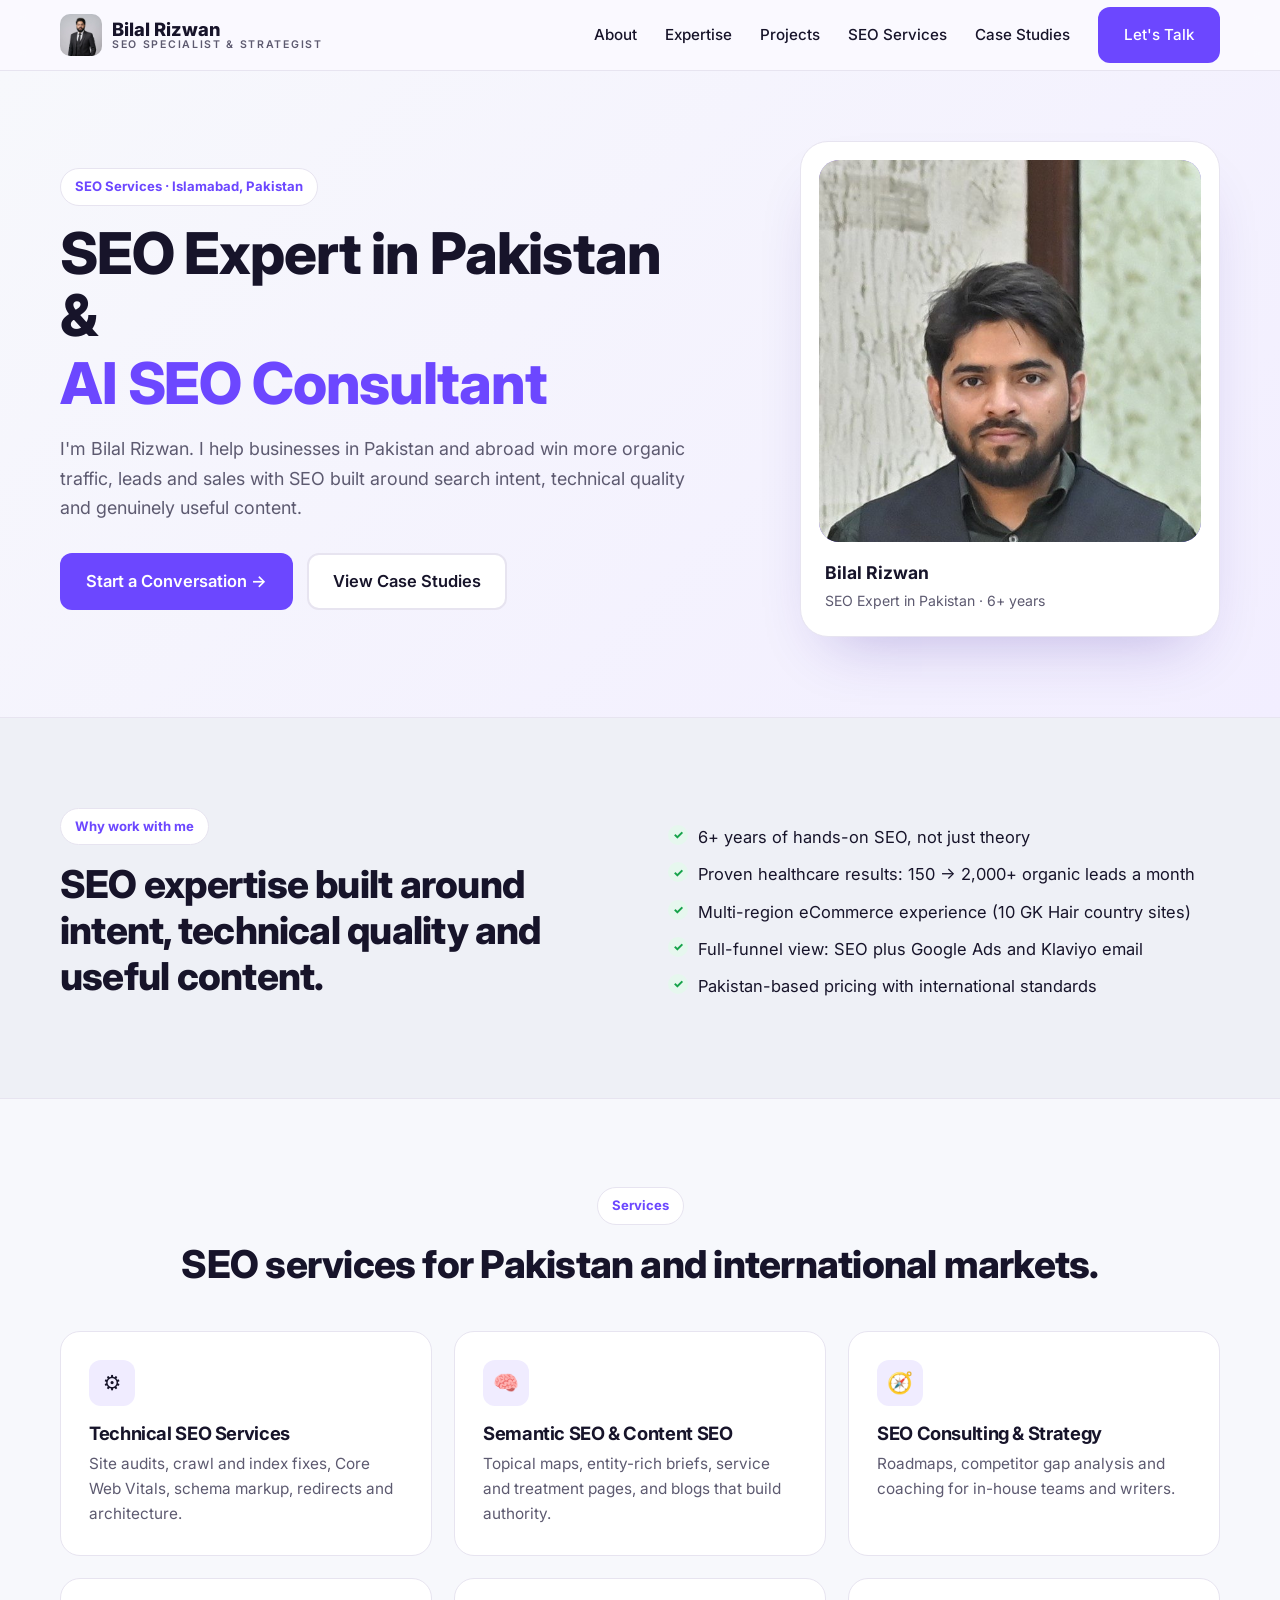
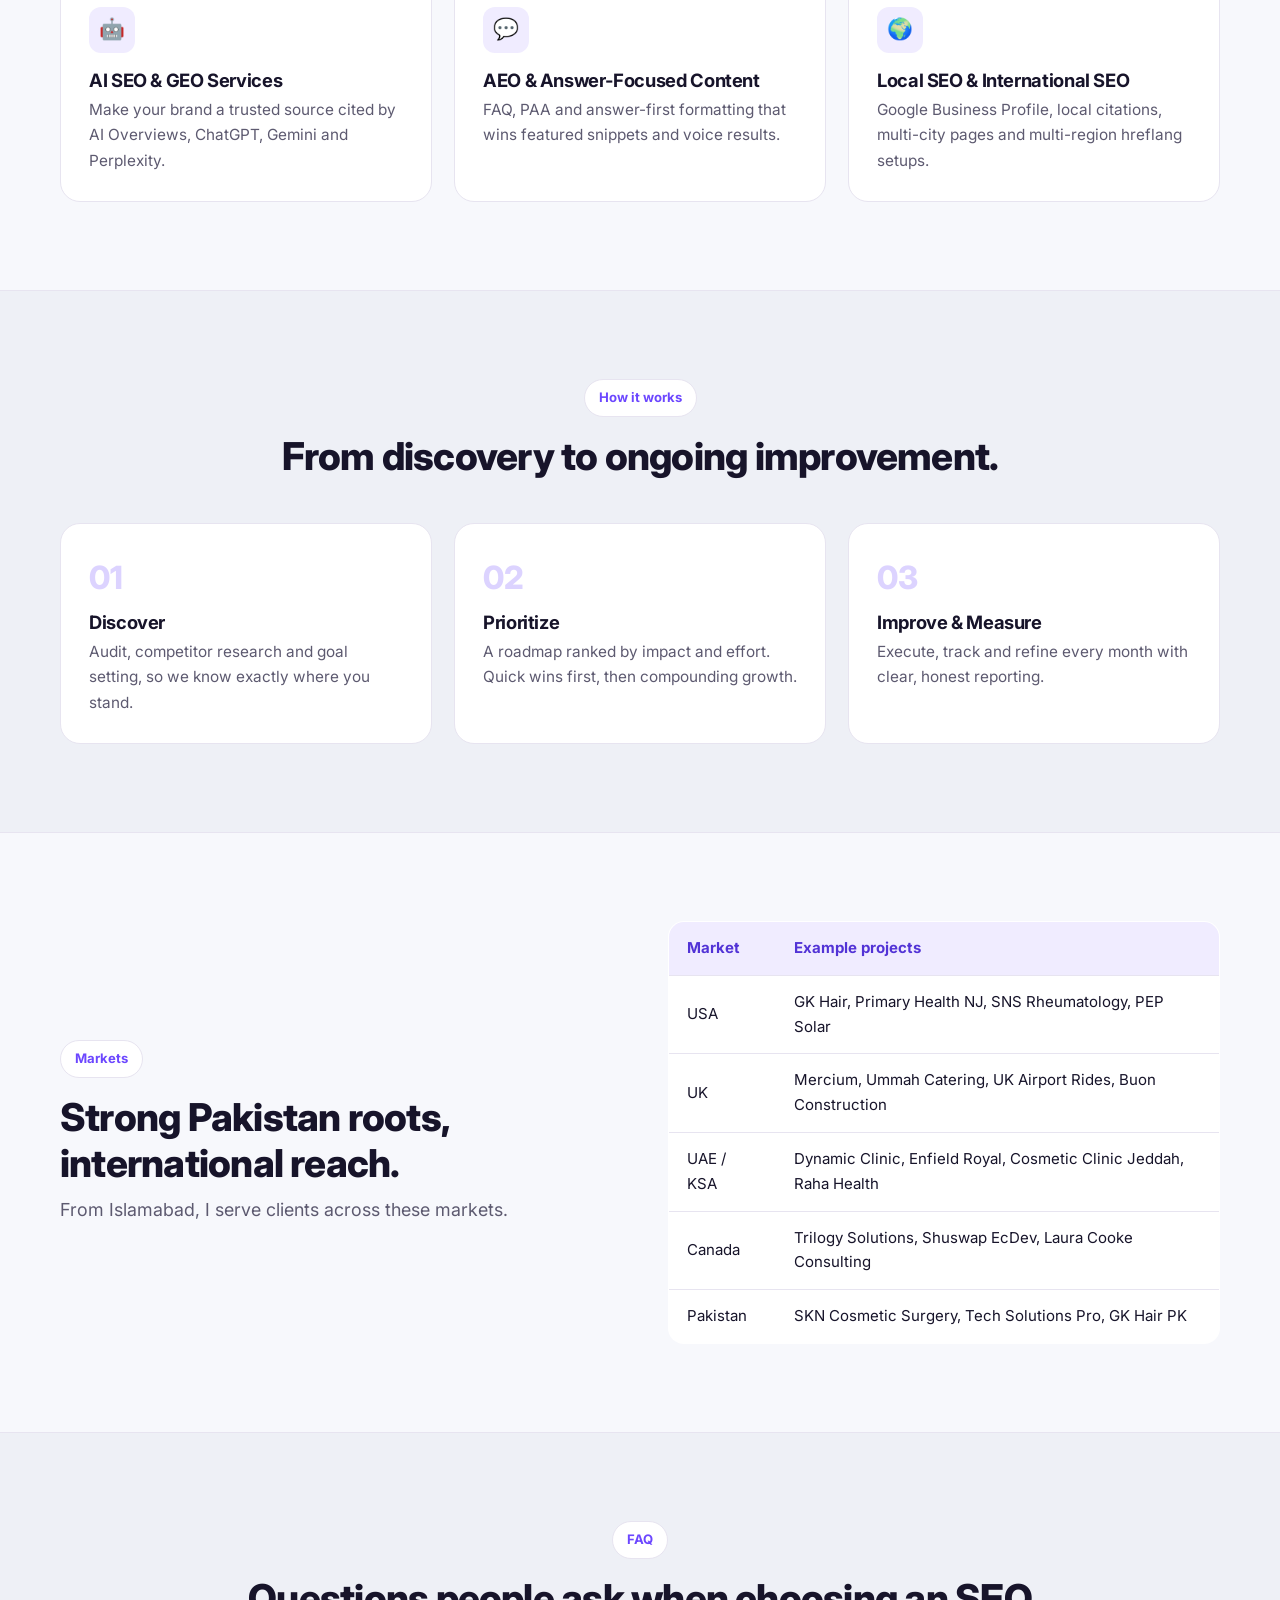
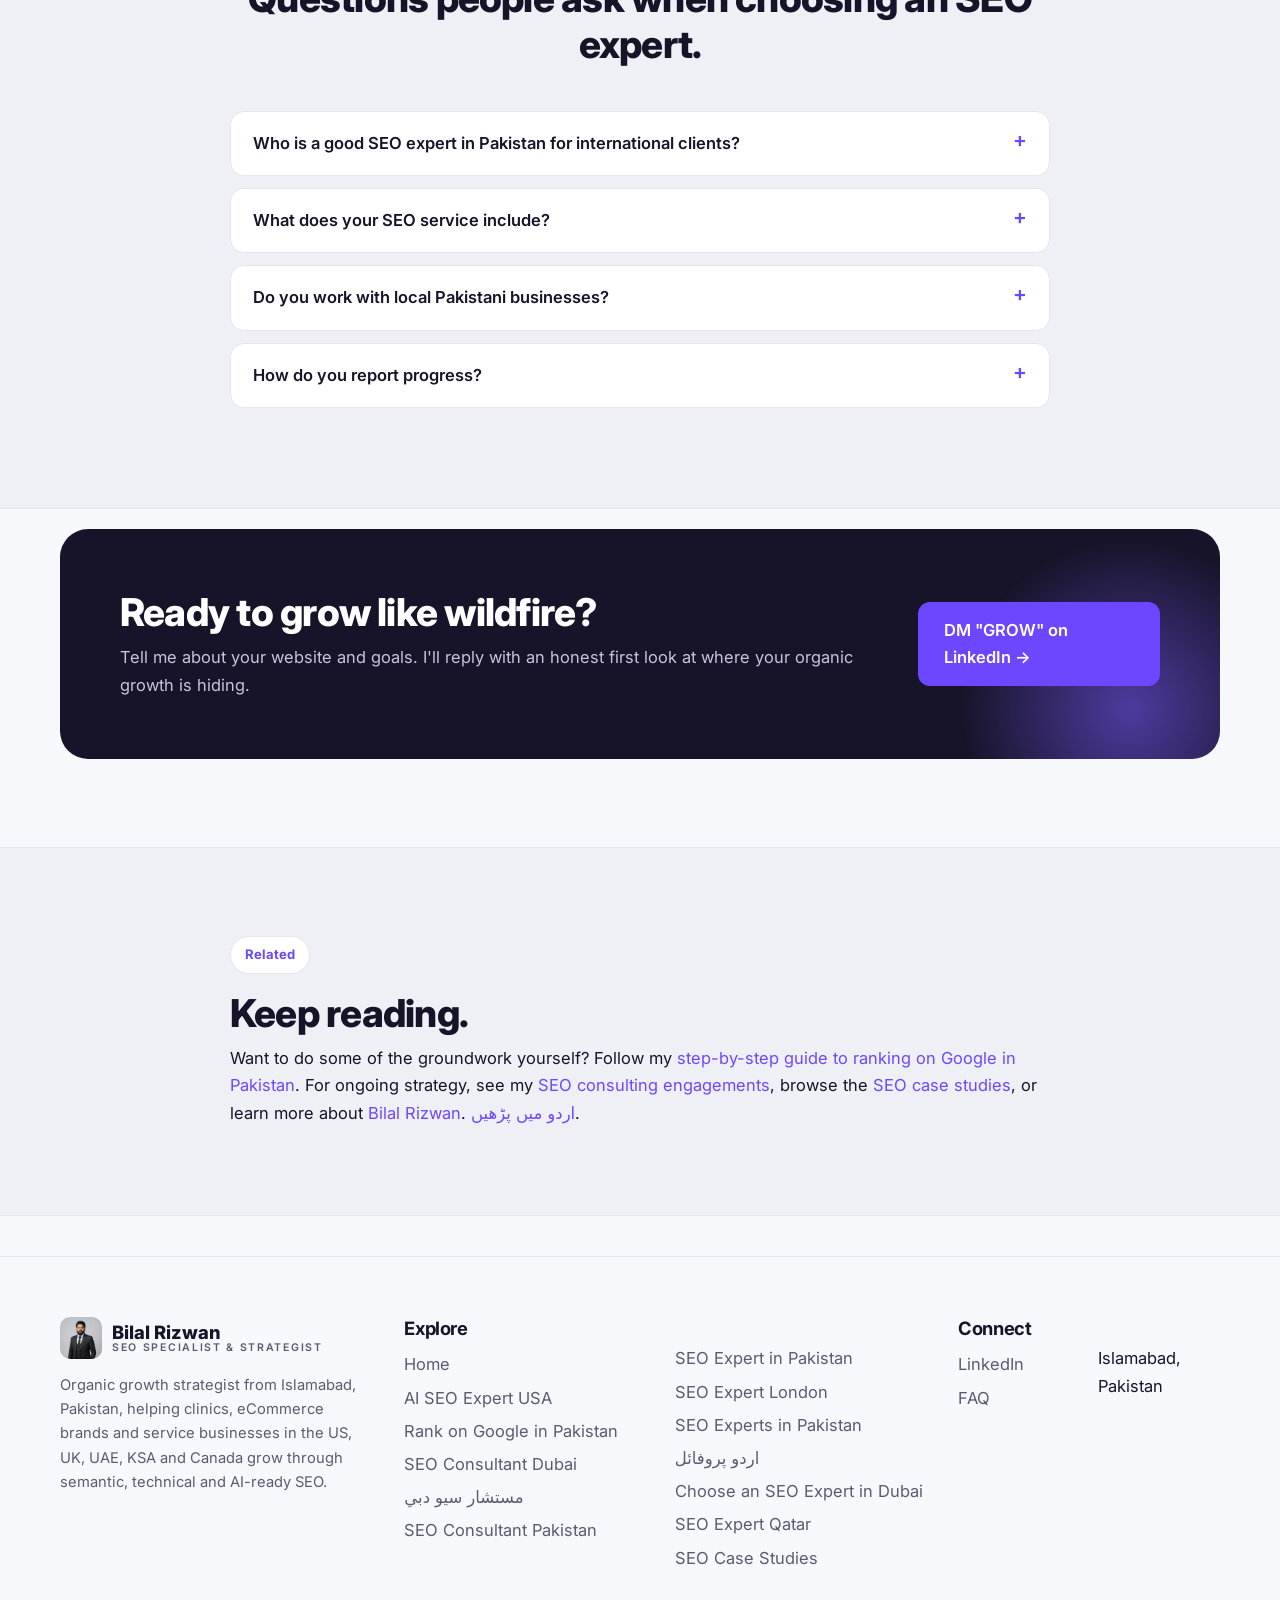
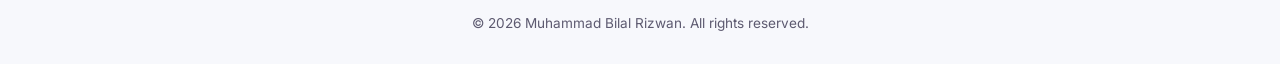
<file: seo-expert-in-pakistan.html>
<!DOCTYPE html>
<html lang="en"><head><meta charset="utf-8"><meta name="viewport" content="width=device-width,initial-scale=1">
<title>SEO Expert in Pakistan | Bilal Rizwan, Semantic & AI SEO Consultant</title><meta name="description" content="Hire Bilal Rizwan, an SEO expert in Pakistan offering technical SEO, semantic SEO, AI SEO (GEO/AEO), local and international SEO for clinics, eCommerce and service businesses.">
<link rel="canonical" href="https://bilal-rizwan-seo.github.io/seo-expert-in-pakistan.html">
<meta property="og:title" content="SEO Expert in Pakistan | Bilal Rizwan, Semantic & AI SEO Consultant"><meta property="og:description" content="Hire Bilal Rizwan, an SEO expert in Pakistan offering technical SEO, semantic SEO, AI SEO (GEO/AEO), local and international SEO for clinics, eCommerce and service businesses."><meta property="og:image" content="https://bilal-rizwan-seo.github.io/img/bilal-rizwan-seo-specialist-portrait.jpg"><meta property="og:type" content="website">
<link rel="preconnect" href="https://fonts.googleapis.com"><link rel="preconnect" href="https://fonts.gstatic.com" crossorigin>
<link href="https://fonts.googleapis.com/css2?family=Inter:wght@400;500;600&family=Plus+Jakarta+Sans:wght@700;800&display=swap" rel="stylesheet">
<link rel="icon" href="/favicon.ico" sizes="48x48"><link rel="icon" href="/favicon.svg" type="image/svg+xml"><link rel="icon" href="/favicon-32x32.png" type="image/png" sizes="32x32"><link rel="apple-touch-icon" href="/apple-touch-icon.png"><link rel="stylesheet" href="style.css">
<script type="application/ld+json">{"@context":"https://schema.org","@type":"Person","name":"Muhammad Bilal Rizwan","alternateName":"Bilal Rizwan","jobTitle":"SEO Specialist & Organic Growth Strategist","url":"https://bilal-rizwan-seo.github.io/","image":"https://bilal-rizwan-seo.github.io/img/bilal-rizwan-seo-specialist-portrait.jpg","address":{"@type":"PostalAddress","addressLocality":"Islamabad","addressCountry":"PK"},"alumniOf":"Preston University","sameAs":["https://www.linkedin.com/in/bilalrizwanseo/"],"knowsAbout":["Semantic SEO","Technical SEO","Topical Authority","AEO","GEO","Local SEO","Google Ads","Email Marketing"]}</script>

</head><body>
<header><nav class="wrap">
<a class="logo" href="index.html"><img src="img/bilal-rizwan-seo-specialist-portrait.jpg" alt="" class="av"><span>Bilal Rizwan<small>SEO SPECIALIST &amp; STRATEGIST</small></span></a>
<button class="burger" aria-label="Menu" onclick="document.querySelector('.menu').classList.toggle('open')">☰</button>
<ul class="menu">
<li><a href="index.html#about">About</a></li>
<li><a href="index.html#expertise">Expertise</a></li>
<li><a href="index.html#projects">Projects</a></li>
<li><a href="seo-expert-in-pakistan.html">SEO Services</a></li>
<li><a href="seo-case-studies.html">Case Studies</a></li>
<li><a class="btn btn-p" href="https://www.linkedin.com/in/bilalrizwanseo/" target="_blank" rel="noopener">Let's Talk</a></li>
</ul></nav></header>

<section class="hero"><div class="wrap hero-grid">
<div class="reveal"><span class="eyebrow">SEO Services · Islamabad, Pakistan</span>
<h1>SEO Expert in Pakistan &amp; <span class="hl">AI SEO Consultant</span></h1>
<p class="lead">I'm Bilal Rizwan. I help businesses in Pakistan and abroad win more organic traffic, leads and sales with SEO built around search intent, technical quality and genuinely useful content.</p>
<div class="cta"><a class="btn btn-p" href="https://www.linkedin.com/in/bilalrizwanseo/" target="_blank" rel="noopener">Start a Conversation →</a><a class="btn btn-o" href="seo-case-studies.html">View Case Studies</a></div></div>
<div class="hero-photo reveal"><img src="img/bilal-rizwan-seo-expert-pakistan.jpg" alt="Bilal Rizwan, SEO expert in Pakistan"><div class="pc"><b>Bilal Rizwan</b><span>SEO Expert in Pakistan · 6+ years</span></div></div>
</div></section>

<section class="alt"><div class="wrap grid2">
<div class="reveal"><span class="eyebrow">Why work with me</span><h2>SEO expertise built around intent, technical quality and useful content.</h2></div>
<div class="reveal"><ul class="checks">
<li>6+ years of hands-on SEO, not just theory</li>
<li>Proven healthcare results: 150 → 2,000+ organic leads a month</li>
<li>Multi-region eCommerce experience (10 GK Hair country sites)</li>
<li>Full-funnel view: SEO plus Google Ads and Klaviyo email</li>
<li>Pakistan-based pricing with international standards</li>
</ul></div></div></section>

<section><div class="wrap">
<div class="head c reveal"><span class="eyebrow">Services</span><h2>SEO services for Pakistan and international markets.</h2></div>
<div class="grid3"><div class="card reveal"><div class="ico">⚙️</div><h3>Technical SEO Services</h3><p>Site audits, crawl and index fixes, Core Web Vitals, schema markup, redirects and architecture.</p></div><div class="card reveal"><div class="ico">🧠</div><h3>Semantic SEO & Content SEO</h3><p>Topical maps, entity-rich briefs, service and treatment pages, and blogs that build authority.</p></div><div class="card reveal"><div class="ico">🧭</div><h3>SEO Consulting & Strategy</h3><p>Roadmaps, competitor gap analysis and coaching for in-house teams and writers.</p></div><div class="card reveal"><div class="ico">🤖</div><h3>AI SEO & GEO Services</h3><p>Make your brand a trusted source cited by AI Overviews, ChatGPT, Gemini and Perplexity.</p></div><div class="card reveal"><div class="ico">💬</div><h3>AEO & Answer-Focused Content</h3><p>FAQ, PAA and answer-first formatting that wins featured snippets and voice results.</p></div><div class="card reveal"><div class="ico">🌍</div><h3>Local SEO & International SEO</h3><p>Google Business Profile, local citations, multi-city pages and multi-region hreflang setups.</p></div></div></div></section>

<section class="alt"><div class="wrap">
<div class="head c reveal"><span class="eyebrow">How it works</span><h2>From discovery to ongoing improvement.</h2></div>
<div class="grid3 steps">
<div class="card reveal"><h3>Discover</h3><p>Audit, competitor research and goal setting, so we know exactly where you stand.</p></div>
<div class="card reveal"><h3>Prioritize</h3><p>A roadmap ranked by impact and effort. Quick wins first, then compounding growth.</p></div>
<div class="card reveal"><h3>Improve &amp; Measure</h3><p>Execute, track and refine every month with clear, honest reporting.</p></div>
</div></div></section>

<section><div class="wrap grid2">
<div class="reveal"><span class="eyebrow">Markets</span><h2>Strong Pakistan roots, international reach.</h2><p class="lead">From Islamabad, I serve clients across these markets.</p></div>
<table class="reveal"><tr><th>Market</th><th>Example projects</th></tr>
<tr><td>USA</td><td>GK Hair, Primary Health NJ, SNS Rheumatology, PEP Solar</td></tr>
<tr><td>UK</td><td>Mercium, Ummah Catering, UK Airport Rides, Buon Construction</td></tr>
<tr><td>UAE / KSA</td><td>Dynamic Clinic, Enfield Royal, Cosmetic Clinic Jeddah, Raha Health</td></tr>
<tr><td>Canada</td><td>Trilogy Solutions, Shuswap EcDev, Laura Cooke Consulting</td></tr>
<tr><td>Pakistan</td><td>SKN Cosmetic Surgery, Tech Solutions Pro, GK Hair PK</td></tr></table>
</div></section>

<section class="alt"><div class="wrap" style="max-width:820px">
<div class="head c reveal"><span class="eyebrow">FAQ</span><h2>Questions people ask when choosing an SEO expert.</h2></div>
<div class="reveal"><details><summary>Who is a good SEO expert in Pakistan for international clients?</summary><p>Look for proven results in your target market, clear reporting and real case studies. I've worked with clients in the USA, UK, UAE, KSA, Canada and Europe, and my case studies show the Search Console and Ahrefs data behind the results.</p></details><details><summary>What does your SEO service include?</summary><p>Depending on your needs: a technical audit, keyword and topical research, on-page optimization, content briefs or writing guidance, link building, local SEO and monthly reporting.</p></details><details><summary>Do you work with local Pakistani businesses?</summary><p>Yes. I've worked with Pakistani brands such as SKN Cosmetic Surgery and the Pakistan site of GK Hair, and I understand the local search landscape.</p></details><details><summary>How do you report progress?</summary><p>With Google Search Console, GA4, Ahrefs and Semrush data, focused on what matters: rankings for money keywords, organic traffic, and leads or revenue.</p></details></div></div></section>

<section style="padding-top:20px"><div class="wrap"><div class="band reveal">
<div><h2>Ready to grow like wildfire?</h2><p>Tell me about your website and goals. I'll reply with an honest first look at where your organic growth is hiding.</p></div>
<a class="btn btn-p" href="https://www.linkedin.com/in/bilalrizwanseo/" target="_blank" rel="noopener" style="position:relative;z-index:1">DM "GROW" on LinkedIn →</a>
</div></div></section>
<section class="alt"><div class="wrap" style="max-width:820px"><span class="eyebrow">Related</span><h2>Keep reading.</h2><p>Want to do some of the groundwork yourself? Follow my <a href="how-to-rank-on-google-search-in-pakistan.html">step-by-step guide to ranking on Google in Pakistan</a>. For ongoing strategy, see my <a href="seo-consultant-in-pakistan.html">SEO consulting engagements</a>, browse the <a href="seo-case-studies.html">SEO case studies</a>, or learn more about <a href="/">Bilal Rizwan</a>. <a href="urdu-seo-profile.html" lang="ur">اردو میں پڑھیں</a>.</p></div></section>
<footer><div class="wrap"><div class="fgrid">
<div><a class="logo" href="index.html"><img src="img/bilal-rizwan-seo-specialist-portrait.jpg" alt="" class="av"><span>Bilal Rizwan<small>SEO SPECIALIST &amp; STRATEGIST</small></span></a><p style="margin-top:14px">Organic growth strategist from Islamabad, Pakistan, helping clinics, eCommerce brands and service businesses in the US, UK, UAE, KSA and Canada grow through semantic, technical and AI-ready SEO.</p></div>
<div><h3>Explore</h3><ul><li><a href="index.html">Home</a></li><li><a href="ai-seo-expert-usa.html">AI SEO Expert USA</a></li><li><a href="how-to-rank-on-google-search-in-pakistan.html">Rank on Google in Pakistan</a></li><li><a href="seo-consultant-dubai-uae.html">SEO Consultant Dubai</a></li><li><a href="seo-consultant-dubai-uae-ar.html">مستشار سيو دبي</a></li><li><a href="seo-consultant-in-pakistan.html">SEO Consultant Pakistan</a></li><li><a href="seo-expert-in-pakistan.html">SEO Expert in Pakistan</a></li><li><a href="seo-expert-london.html">SEO Expert London</a></li><li><a href="seo-experts-in-pakistan.html">SEO Experts in Pakistan</a></li><li><a href="urdu-seo-profile.html">اردو پروفائل</a></li><li><a href="seo-expert-dubai-hiring-guide.html">Choose an SEO Expert in Dubai</a></li><li><a href="seo-expert-qatar.html">SEO Expert Qatar</a></li><li><a href="seo-case-studies.html">SEO Case Studies</a></li></ul></div>
<div><h3>Connect</h3><ul><li><a href="https://www.linkedin.com/in/bilalrizwanseo/" target="_blank" rel="noopener">LinkedIn</a></li><li><a href="index.html#faq">FAQ</a></li><li>Islamabad, Pakistan</li></ul></div>
</div><p class="copy">© 2026 Muhammad Bilal Rizwan. All rights reserved.</p></div></footer>
<div class="lb" onclick="this.style.display='none'"><img alt=""></div>
<script>
const io=new IntersectionObserver(e=>e.forEach(x=>{if(x.isIntersecting){x.target.classList.add('in');io.unobserve(x.target)}}),{threshold:.12});
document.querySelectorAll('.reveal').forEach(el=>io.observe(el));
document.querySelectorAll('[data-zoom]').forEach(i=>i.onclick=()=>{const l=document.querySelector('.lb');l.querySelector('img').src=i.src;l.style.display='grid'});
document.querySelectorAll('.menu a').forEach(a=>a.onclick=()=>document.querySelector('.menu').classList.remove('open'));
</script></body></html>
</file>
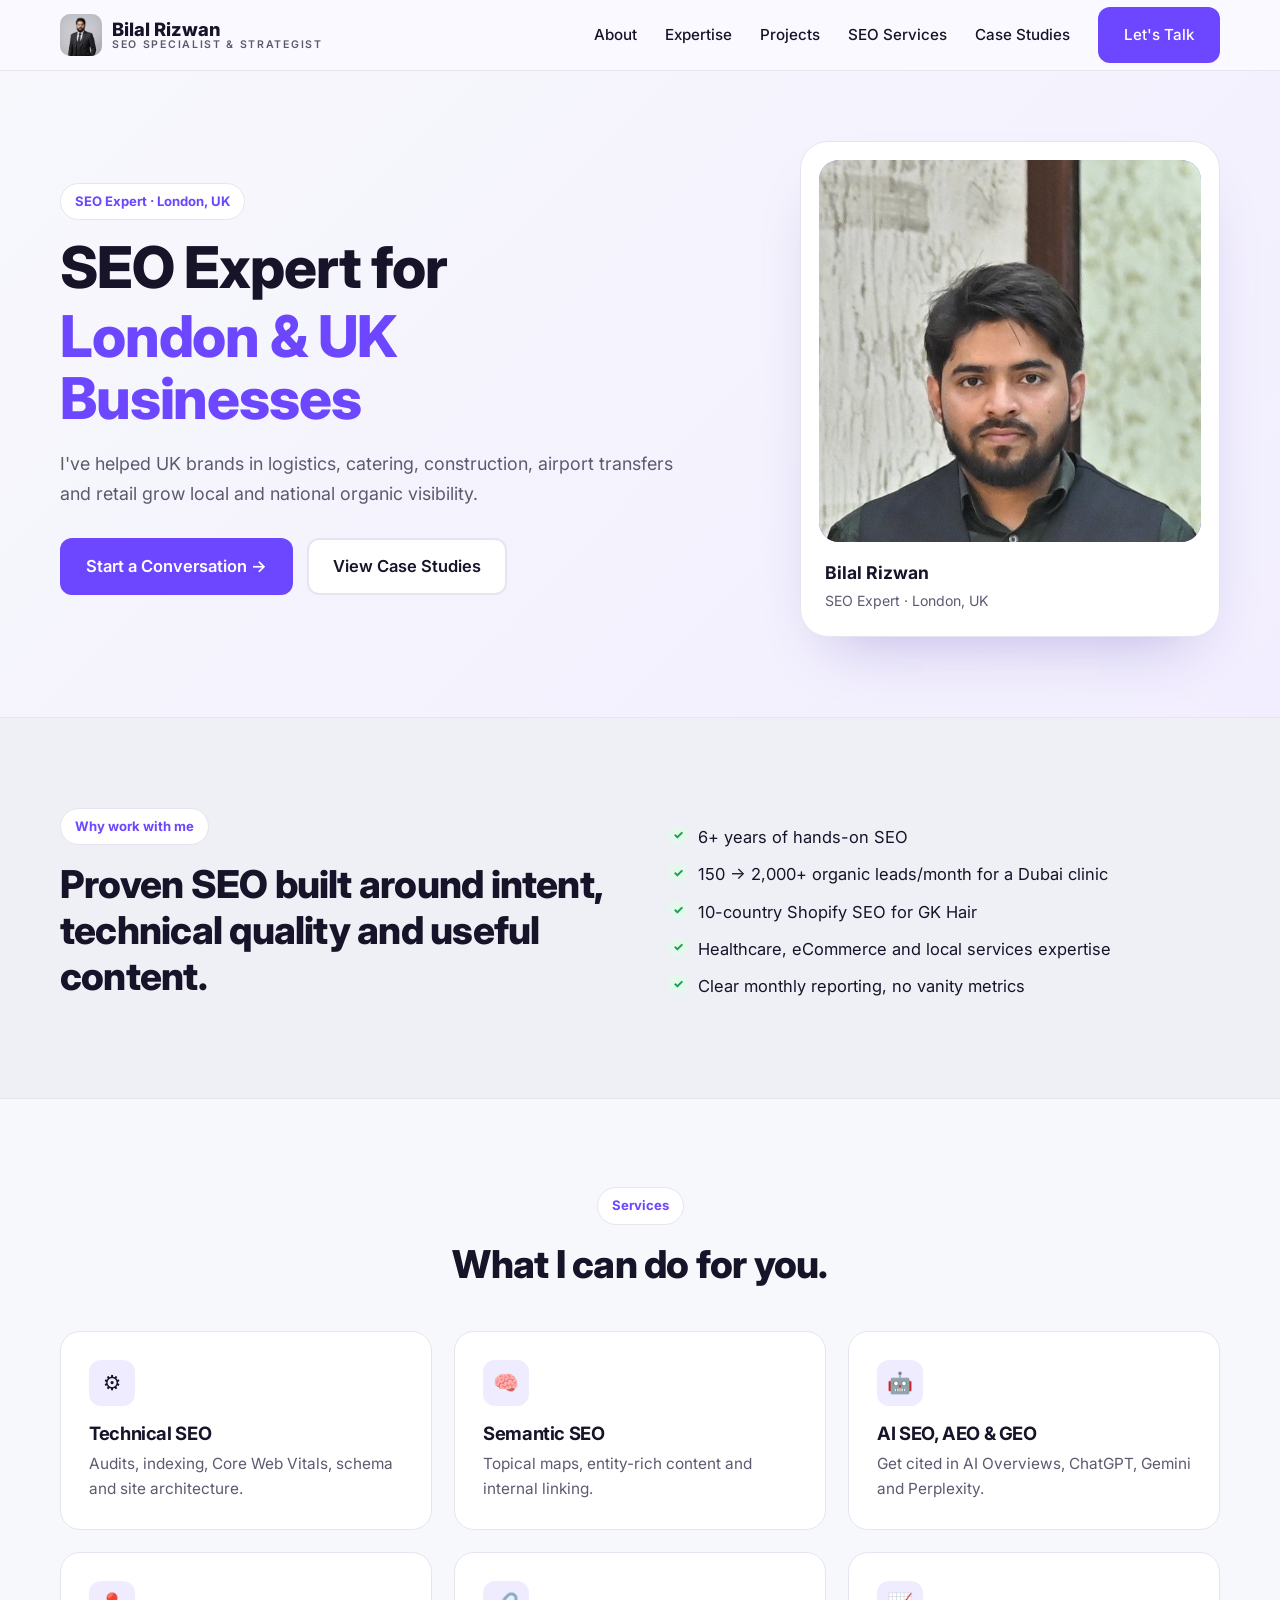
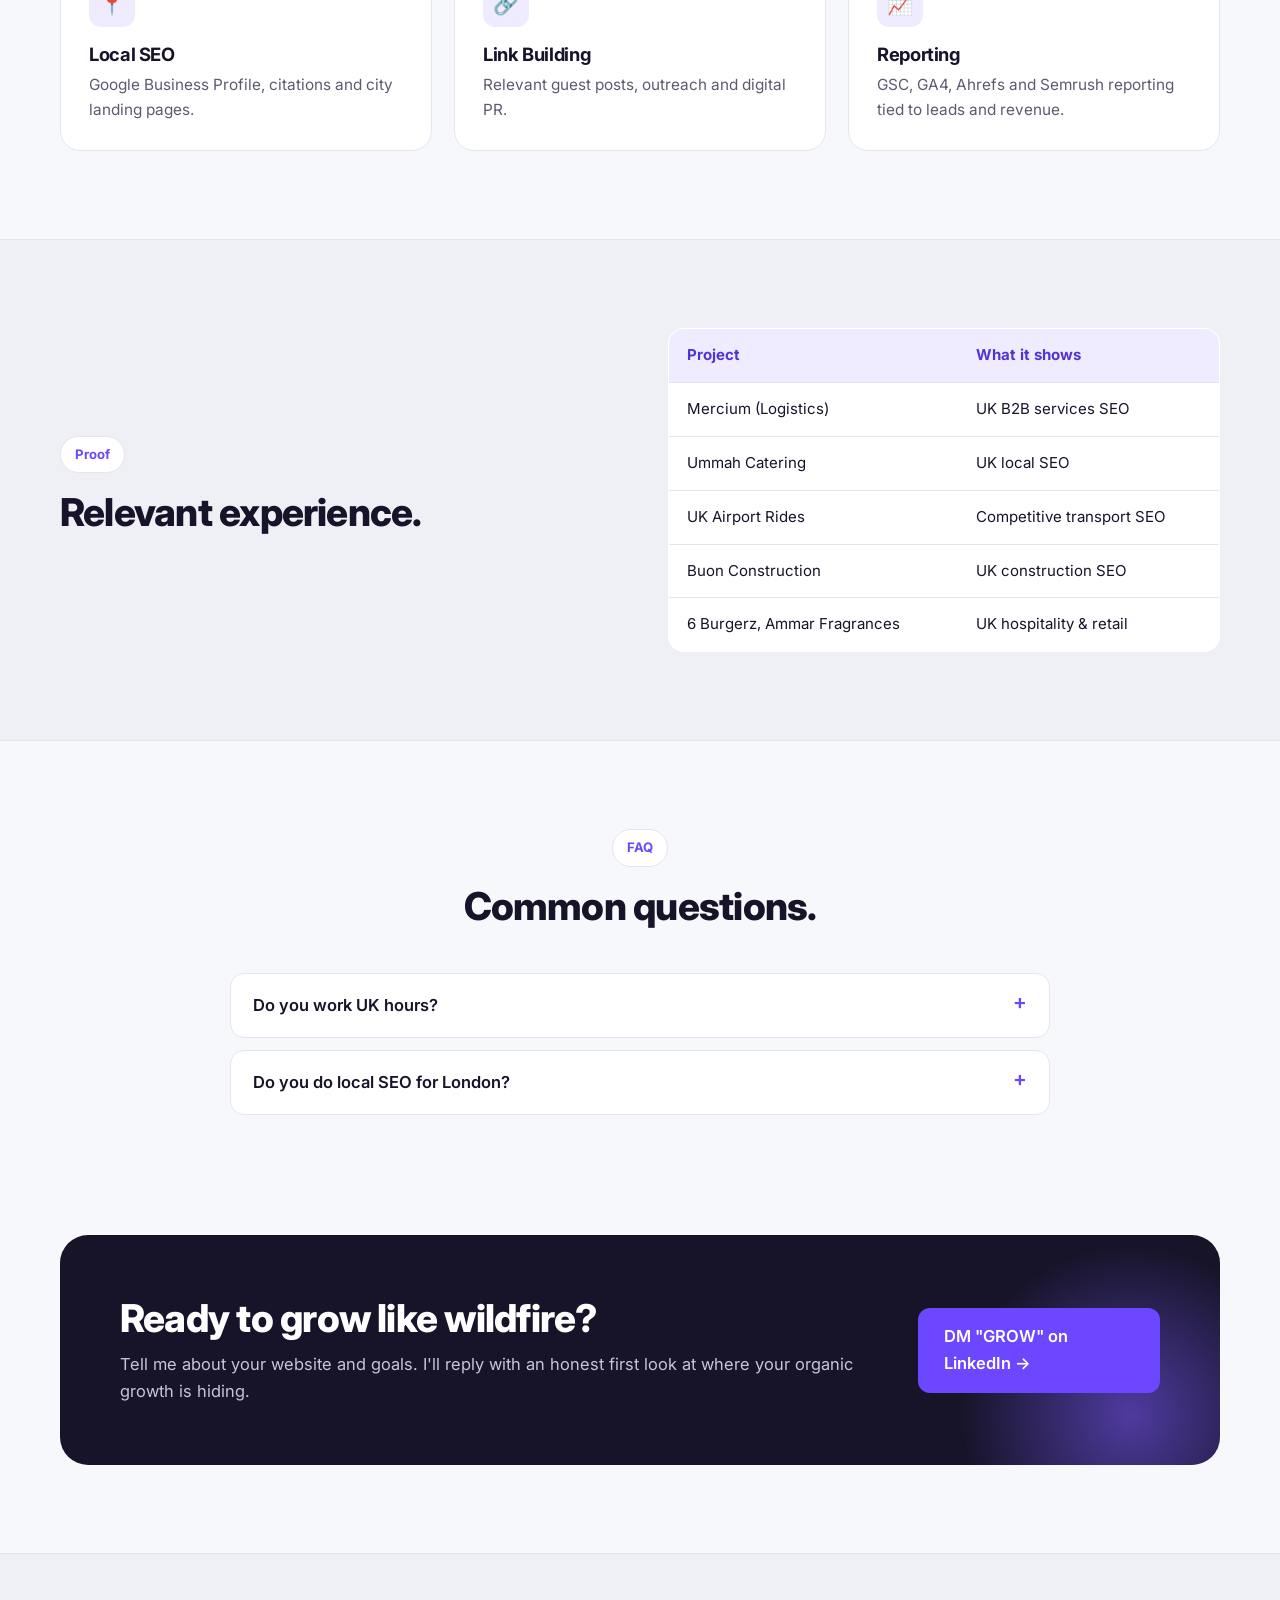
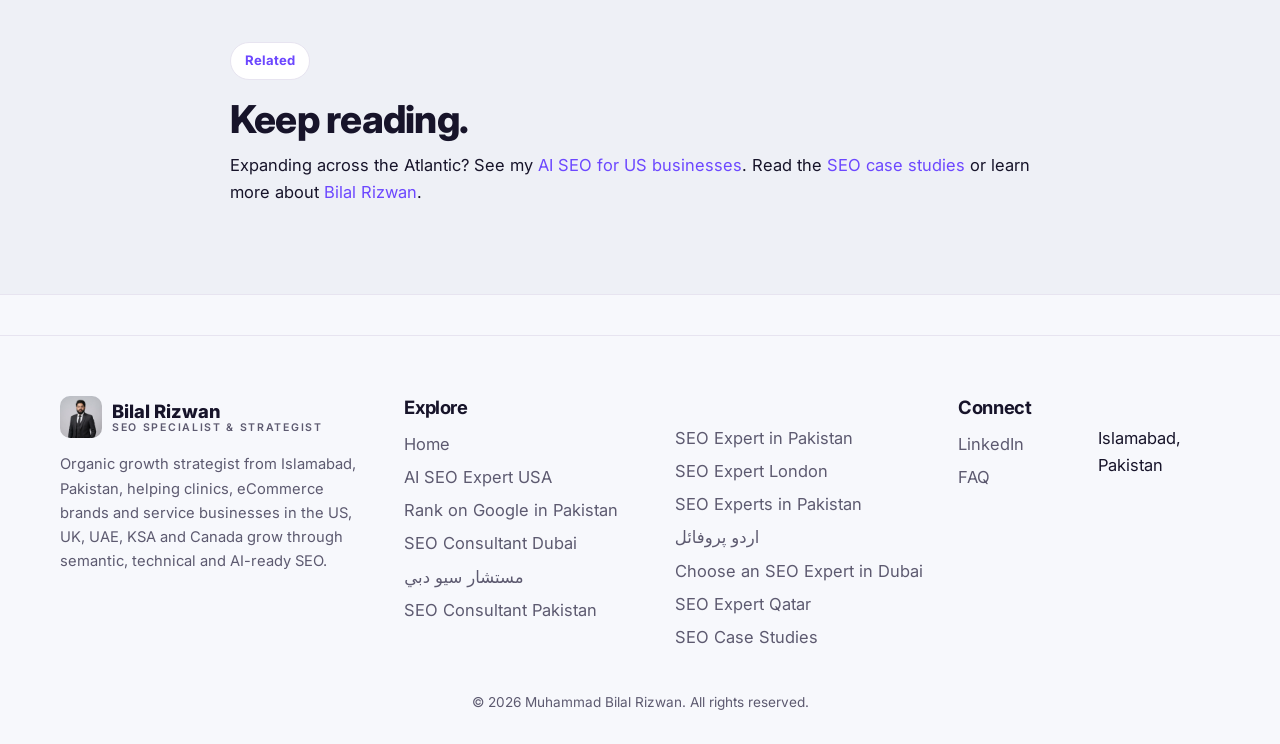
<file: seo-expert-london.html>
<!DOCTYPE html>
<html lang="en"><head><meta charset="utf-8"><meta name="viewport" content="width=device-width,initial-scale=1">
<title>SEO Expert for London & UK Businesses | Bilal Rizwan</title><meta name="description" content="SEO expert for London and UK businesses with UK client results in logistics, catering, construction, transport and eCommerce.">
<link rel="canonical" href="https://bilal-rizwan-seo.github.io/seo-expert-london.html">
<meta property="og:title" content="SEO Expert for London & UK Businesses | Bilal Rizwan"><meta property="og:description" content="SEO expert for London and UK businesses with UK client results in logistics, catering, construction, transport and eCommerce."><meta property="og:image" content="https://bilal-rizwan-seo.github.io/img/bilal-rizwan-seo-specialist-portrait.jpg"><meta property="og:type" content="website">
<link rel="preconnect" href="https://fonts.googleapis.com"><link rel="preconnect" href="https://fonts.gstatic.com" crossorigin>
<link href="https://fonts.googleapis.com/css2?family=Inter:wght@400;500;600&family=Plus+Jakarta+Sans:wght@700;800&display=swap" rel="stylesheet">
<link rel="icon" href="/favicon.ico" sizes="48x48"><link rel="icon" href="/favicon.svg" type="image/svg+xml"><link rel="icon" href="/favicon-32x32.png" type="image/png" sizes="32x32"><link rel="apple-touch-icon" href="/apple-touch-icon.png"><link rel="stylesheet" href="style.css">
<script type="application/ld+json">{"@context":"https://schema.org","@type":"Person","name":"Muhammad Bilal Rizwan","alternateName":"Bilal Rizwan","jobTitle":"SEO Specialist & Organic Growth Strategist","url":"https://bilal-rizwan-seo.github.io/","image":"https://bilal-rizwan-seo.github.io/img/bilal-rizwan-seo-specialist-portrait.jpg","address":{"@type":"PostalAddress","addressLocality":"Islamabad","addressCountry":"PK"},"alumniOf":"Preston University","sameAs":["https://www.linkedin.com/in/bilalrizwanseo/"],"knowsAbout":["Semantic SEO","Technical SEO","Topical Authority","AEO","GEO","Local SEO","Google Ads","Email Marketing"]}</script>
<script type="application/ld+json">{"@context":"https://schema.org","@type":"FAQPage","mainEntity":[{"@type":"Question","name":"Do you work UK hours?","acceptedAnswer":{"@type":"Answer","text":"Yes, Pakistan is only 4 to 5 hours ahead of the UK, so working hours overlap easily."}},{"@type":"Question","name":"Do you do local SEO for London?","acceptedAnswer":{"@type":"Answer","text":"Yes: Google Business Profile, citations, reviews strategy and borough or service-area pages."}}]}</script>
</head><body>
<header><nav class="wrap">
<a class="logo" href="index.html"><img src="img/bilal-rizwan-seo-specialist-portrait.jpg" alt="" class="av"><span>Bilal Rizwan<small>SEO SPECIALIST &amp; STRATEGIST</small></span></a>
<button class="burger" aria-label="Menu" onclick="document.querySelector('.menu').classList.toggle('open')">☰</button>
<ul class="menu">
<li><a href="index.html#about">About</a></li>
<li><a href="index.html#expertise">Expertise</a></li>
<li><a href="index.html#projects">Projects</a></li>
<li><a href="seo-expert-in-pakistan.html">SEO Services</a></li>
<li><a href="seo-case-studies.html">Case Studies</a></li>
<li><a class="btn btn-p" href="https://www.linkedin.com/in/bilalrizwanseo/" target="_blank" rel="noopener">Let's Talk</a></li>
</ul></nav></header>

<section class="hero"><div class="wrap hero-grid">
<div class="reveal"><span class="eyebrow">SEO Expert · London, UK</span>
<h1>SEO Expert for <span class="hl">London &amp; UK Businesses</span></h1>
<p class="lead">I've helped UK brands in logistics, catering, construction, airport transfers and retail grow local and national organic visibility.</p>
<div class="cta"><a class="btn btn-p" href="https://www.linkedin.com/in/bilalrizwanseo/" target="_blank" rel="noopener">Start a Conversation →</a><a class="btn btn-o" href="seo-case-studies.html">View Case Studies</a></div></div>
<div class="hero-photo reveal"><img src="img/bilal-rizwan-seo-expert-pakistan.jpg" alt="Bilal Rizwan"><div class="pc"><b>Bilal Rizwan</b><span>SEO Expert · London, UK</span></div></div>
</div></section>
<section class="alt"><div class="wrap grid2"><div class="reveal"><span class="eyebrow">Why work with me</span><h2>Proven SEO built around intent, technical quality and useful content.</h2></div>
<div class="reveal"><ul class="checks"><li>6+ years of hands-on SEO</li><li>150 → 2,000+ organic leads/month for a Dubai clinic</li><li>10-country Shopify SEO for GK Hair</li><li>Healthcare, eCommerce and local services expertise</li><li>Clear monthly reporting, no vanity metrics</li></ul></div></div></section>
<section><div class="wrap"><div class="head c reveal"><span class="eyebrow">Services</span><h2>What I can do for you.</h2></div><div class="grid3"><div class="card reveal"><div class="ico">⚙️</div><h3>Technical SEO</h3><p>Audits, indexing, Core Web Vitals, schema and site architecture.</p></div><div class="card reveal"><div class="ico">🧠</div><h3>Semantic SEO</h3><p>Topical maps, entity-rich content and internal linking.</p></div><div class="card reveal"><div class="ico">🤖</div><h3>AI SEO, AEO & GEO</h3><p>Get cited in AI Overviews, ChatGPT, Gemini and Perplexity.</p></div><div class="card reveal"><div class="ico">📍</div><h3>Local SEO</h3><p>Google Business Profile, citations and city landing pages.</p></div><div class="card reveal"><div class="ico">🔗</div><h3>Link Building</h3><p>Relevant guest posts, outreach and digital PR.</p></div><div class="card reveal"><div class="ico">📈</div><h3>Reporting</h3><p>GSC, GA4, Ahrefs and Semrush reporting tied to leads and revenue.</p></div></div></div></section>
<section class="alt"><div class="wrap grid2"><div class="reveal"><span class="eyebrow">Proof</span><h2>Relevant experience.</h2></div>
<table class="reveal"><tr><th>Project</th><th>What it shows</th></tr><tr><td>Mercium (Logistics)</td><td>UK B2B services SEO</td></tr><tr><td>Ummah Catering</td><td>UK local SEO</td></tr><tr><td>UK Airport Rides</td><td>Competitive transport SEO</td></tr><tr><td>Buon Construction</td><td>UK construction SEO</td></tr><tr><td>6 Burgerz, Ammar Fragrances</td><td>UK hospitality & retail</td></tr></table></div></section>
<section><div class="wrap" style="max-width:820px"><div class="head c reveal"><span class="eyebrow">FAQ</span><h2>Common questions.</h2></div><div class="reveal"><details><summary>Do you work UK hours?</summary><p>Yes, Pakistan is only 4 to 5 hours ahead of the UK, so working hours overlap easily.</p></details><details><summary>Do you do local SEO for London?</summary><p>Yes: Google Business Profile, citations, reviews strategy and borough or service-area pages.</p></details></div></div></section>

<section style="padding-top:20px"><div class="wrap"><div class="band reveal">
<div><h2>Ready to grow like wildfire?</h2><p>Tell me about your website and goals. I'll reply with an honest first look at where your organic growth is hiding.</p></div>
<a class="btn btn-p" href="https://www.linkedin.com/in/bilalrizwanseo/" target="_blank" rel="noopener" style="position:relative;z-index:1">DM "GROW" on LinkedIn →</a>
</div></div></section>
<section class="alt"><div class="wrap" style="max-width:820px"><span class="eyebrow">Related</span><h2>Keep reading.</h2><p>Expanding across the Atlantic? See my <a href="ai-seo-expert-usa.html">AI SEO for US businesses</a>. Read the <a href="seo-case-studies.html">SEO case studies</a> or learn more about <a href="/">Bilal Rizwan</a>.</p></div></section>
<footer><div class="wrap"><div class="fgrid">
<div><a class="logo" href="index.html"><img src="img/bilal-rizwan-seo-specialist-portrait.jpg" alt="" class="av"><span>Bilal Rizwan<small>SEO SPECIALIST &amp; STRATEGIST</small></span></a><p style="margin-top:14px">Organic growth strategist from Islamabad, Pakistan, helping clinics, eCommerce brands and service businesses in the US, UK, UAE, KSA and Canada grow through semantic, technical and AI-ready SEO.</p></div>
<div><h3>Explore</h3><ul><li><a href="index.html">Home</a></li><li><a href="ai-seo-expert-usa.html">AI SEO Expert USA</a></li><li><a href="how-to-rank-on-google-search-in-pakistan.html">Rank on Google in Pakistan</a></li><li><a href="seo-consultant-dubai-uae.html">SEO Consultant Dubai</a></li><li><a href="seo-consultant-dubai-uae-ar.html">مستشار سيو دبي</a></li><li><a href="seo-consultant-in-pakistan.html">SEO Consultant Pakistan</a></li><li><a href="seo-expert-in-pakistan.html">SEO Expert in Pakistan</a></li><li><a href="seo-expert-london.html">SEO Expert London</a></li><li><a href="seo-experts-in-pakistan.html">SEO Experts in Pakistan</a></li><li><a href="urdu-seo-profile.html">اردو پروفائل</a></li><li><a href="seo-expert-dubai-hiring-guide.html">Choose an SEO Expert in Dubai</a></li><li><a href="seo-expert-qatar.html">SEO Expert Qatar</a></li><li><a href="seo-case-studies.html">SEO Case Studies</a></li></ul></div>
<div><h3>Connect</h3><ul><li><a href="https://www.linkedin.com/in/bilalrizwanseo/" target="_blank" rel="noopener">LinkedIn</a></li><li><a href="index.html#faq">FAQ</a></li><li>Islamabad, Pakistan</li></ul></div>
</div><p class="copy">© 2026 Muhammad Bilal Rizwan. All rights reserved.</p></div></footer>
<div class="lb" onclick="this.style.display='none'"><img alt=""></div>
<script>
const io=new IntersectionObserver(e=>e.forEach(x=>{if(x.isIntersecting){x.target.classList.add('in');io.unobserve(x.target)}}),{threshold:.12});
document.querySelectorAll('.reveal').forEach(el=>io.observe(el));
document.querySelectorAll('[data-zoom]').forEach(i=>i.onclick=()=>{const l=document.querySelector('.lb');l.querySelector('img').src=i.src;l.style.display='grid'});
document.querySelectorAll('.menu a').forEach(a=>a.onclick=()=>document.querySelector('.menu').classList.remove('open'));
</script></body></html>
</file>
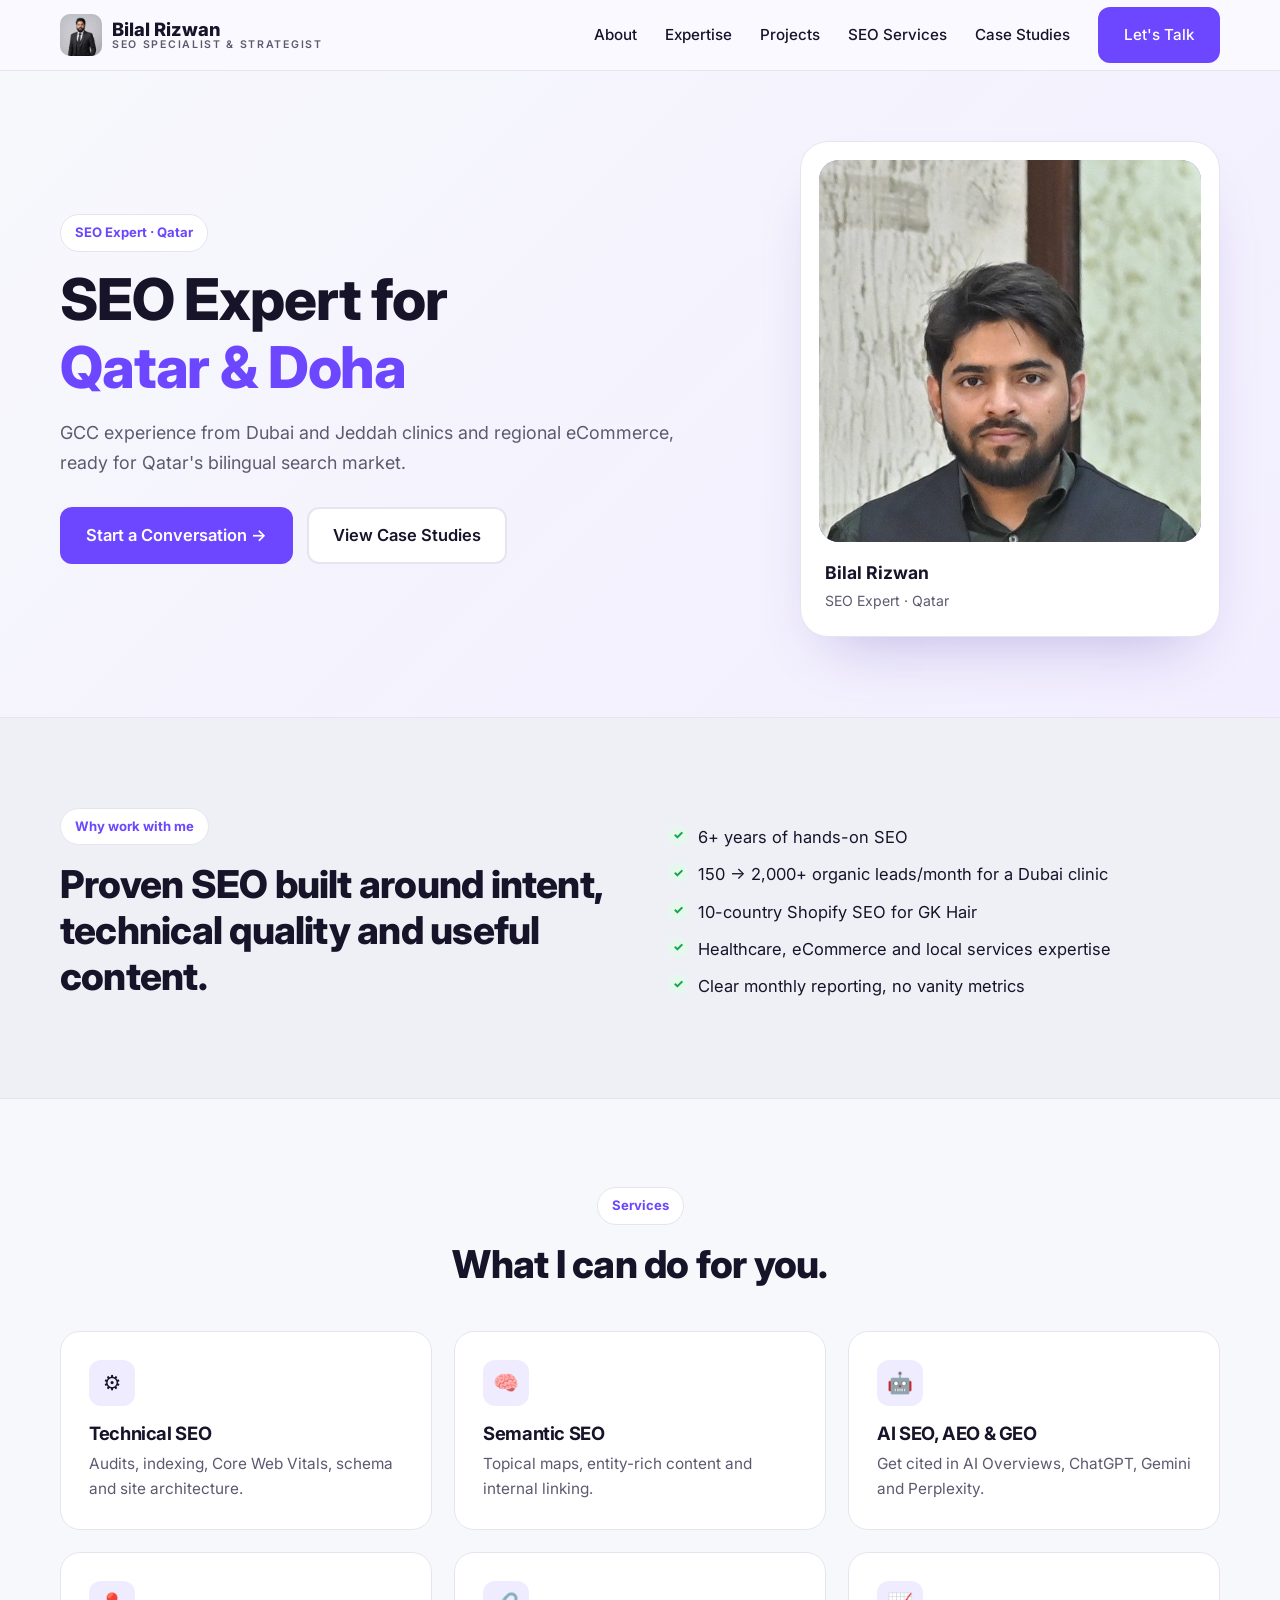
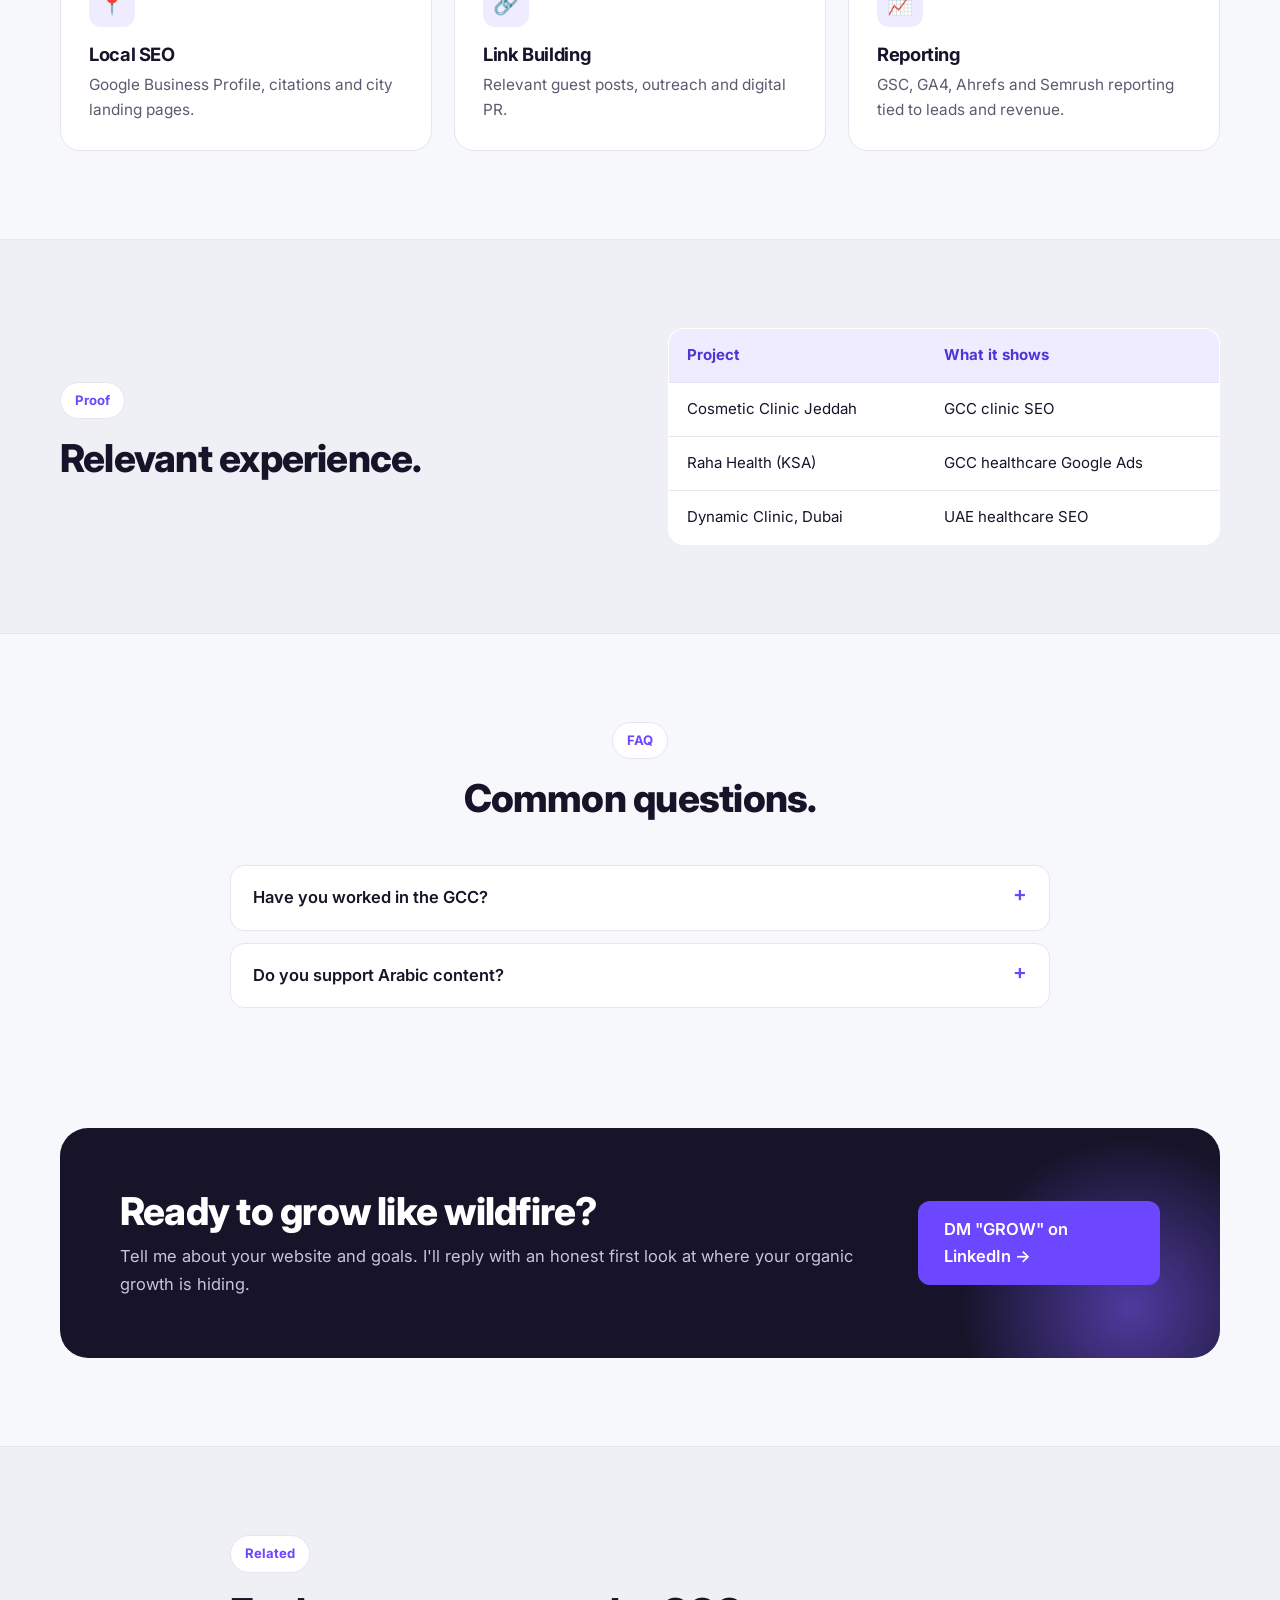
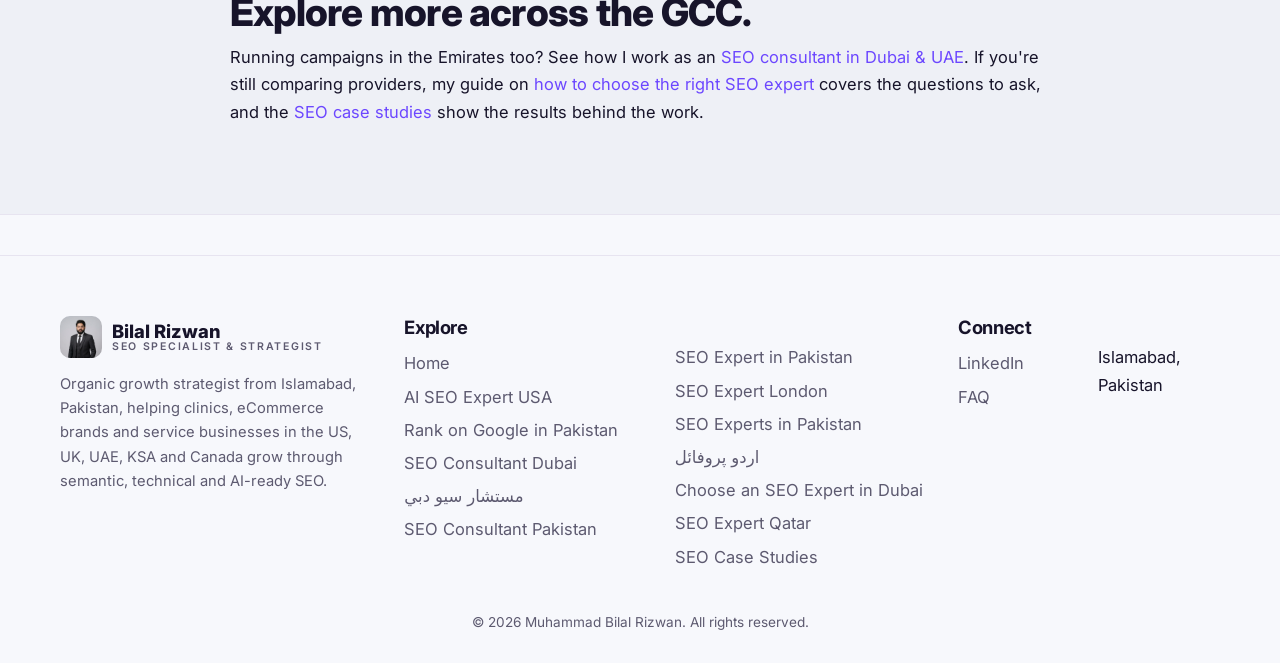
<file: seo-expert-qatar.html>
<!DOCTYPE html>
<html lang="en"><head><meta charset="utf-8"><meta name="viewport" content="width=device-width,initial-scale=1">
<title>SEO Expert for Qatar Businesses | Bilal Rizwan</title><meta name="description" content="SEO expert for Doha and Qatar businesses: bilingual, local and AI SEO with proven GCC clinic and eCommerce results.">
<link rel="canonical" href="https://bilal-rizwan-seo.github.io/seo-expert-qatar.html">
<meta property="og:title" content="SEO Expert for Qatar Businesses | Bilal Rizwan"><meta property="og:description" content="SEO expert for Doha and Qatar businesses: bilingual, local and AI SEO with proven GCC clinic and eCommerce results."><meta property="og:image" content="https://bilal-rizwan-seo.github.io/img/bilal-rizwan-seo-specialist-portrait.jpg"><meta property="og:type" content="website">
<link rel="preconnect" href="https://fonts.googleapis.com"><link rel="preconnect" href="https://fonts.gstatic.com" crossorigin>
<link href="https://fonts.googleapis.com/css2?family=Inter:wght@400;500;600&family=Plus+Jakarta+Sans:wght@700;800&display=swap" rel="stylesheet">
<link rel="icon" href="/favicon.ico" sizes="48x48"><link rel="icon" href="/favicon.svg" type="image/svg+xml"><link rel="icon" href="/favicon-32x32.png" type="image/png" sizes="32x32"><link rel="apple-touch-icon" href="/apple-touch-icon.png"><link rel="stylesheet" href="style.css">
<script type="application/ld+json">{"@context":"https://schema.org","@type":"Person","name":"Muhammad Bilal Rizwan","alternateName":"Bilal Rizwan","jobTitle":"SEO Specialist & Organic Growth Strategist","url":"https://bilal-rizwan-seo.github.io/","image":"https://bilal-rizwan-seo.github.io/img/bilal-rizwan-seo-specialist-portrait.jpg","address":{"@type":"PostalAddress","addressLocality":"Islamabad","addressCountry":"PK"},"alumniOf":"Preston University","sameAs":["https://www.linkedin.com/in/bilalrizwanseo/"],"knowsAbout":["Semantic SEO","Technical SEO","Topical Authority","AEO","GEO","Local SEO","Google Ads","Email Marketing"]}</script>
<script type="application/ld+json">{"@context":"https://schema.org","@type":"FAQPage","mainEntity":[{"@type":"Question","name":"Have you worked in the GCC?","acceptedAnswer":{"@type":"Answer","text":"Yes: UAE, KSA and regional eCommerce sites."}},{"@type":"Question","name":"Do you support Arabic content?","acceptedAnswer":{"@type":"Answer","text":"Yes, bilingual planning and hreflang."}}]}</script>
</head><body>
<header><nav class="wrap">
<a class="logo" href="index.html"><img src="img/bilal-rizwan-seo-specialist-portrait.jpg" alt="" class="av"><span>Bilal Rizwan<small>SEO SPECIALIST &amp; STRATEGIST</small></span></a>
<button class="burger" aria-label="Menu" onclick="document.querySelector('.menu').classList.toggle('open')">☰</button>
<ul class="menu">
<li><a href="index.html#about">About</a></li>
<li><a href="index.html#expertise">Expertise</a></li>
<li><a href="index.html#projects">Projects</a></li>
<li><a href="seo-expert-in-pakistan.html">SEO Services</a></li>
<li><a href="seo-case-studies.html">Case Studies</a></li>
<li><a class="btn btn-p" href="https://www.linkedin.com/in/bilalrizwanseo/" target="_blank" rel="noopener">Let's Talk</a></li>
</ul></nav></header>

<section class="hero"><div class="wrap hero-grid">
<div class="reveal"><span class="eyebrow">SEO Expert · Qatar</span>
<h1>SEO Expert for <span class="hl">Qatar &amp; Doha</span></h1>
<p class="lead">GCC experience from Dubai and Jeddah clinics and regional eCommerce, ready for Qatar's bilingual search market.</p>
<div class="cta"><a class="btn btn-p" href="https://www.linkedin.com/in/bilalrizwanseo/" target="_blank" rel="noopener">Start a Conversation →</a><a class="btn btn-o" href="seo-case-studies.html">View Case Studies</a></div></div>
<div class="hero-photo reveal"><img src="img/bilal-rizwan-seo-expert-pakistan.jpg" alt="Bilal Rizwan"><div class="pc"><b>Bilal Rizwan</b><span>SEO Expert · Qatar</span></div></div>
</div></section>
<section class="alt"><div class="wrap grid2"><div class="reveal"><span class="eyebrow">Why work with me</span><h2>Proven SEO built around intent, technical quality and useful content.</h2></div>
<div class="reveal"><ul class="checks"><li>6+ years of hands-on SEO</li><li>150 → 2,000+ organic leads/month for a Dubai clinic</li><li>10-country Shopify SEO for GK Hair</li><li>Healthcare, eCommerce and local services expertise</li><li>Clear monthly reporting, no vanity metrics</li></ul></div></div></section>
<section><div class="wrap"><div class="head c reveal"><span class="eyebrow">Services</span><h2>What I can do for you.</h2></div><div class="grid3"><div class="card reveal"><div class="ico">⚙️</div><h3>Technical SEO</h3><p>Audits, indexing, Core Web Vitals, schema and site architecture.</p></div><div class="card reveal"><div class="ico">🧠</div><h3>Semantic SEO</h3><p>Topical maps, entity-rich content and internal linking.</p></div><div class="card reveal"><div class="ico">🤖</div><h3>AI SEO, AEO & GEO</h3><p>Get cited in AI Overviews, ChatGPT, Gemini and Perplexity.</p></div><div class="card reveal"><div class="ico">📍</div><h3>Local SEO</h3><p>Google Business Profile, citations and city landing pages.</p></div><div class="card reveal"><div class="ico">🔗</div><h3>Link Building</h3><p>Relevant guest posts, outreach and digital PR.</p></div><div class="card reveal"><div class="ico">📈</div><h3>Reporting</h3><p>GSC, GA4, Ahrefs and Semrush reporting tied to leads and revenue.</p></div></div></div></section>
<section class="alt"><div class="wrap grid2"><div class="reveal"><span class="eyebrow">Proof</span><h2>Relevant experience.</h2></div>
<table class="reveal"><tr><th>Project</th><th>What it shows</th></tr><tr><td>Cosmetic Clinic Jeddah</td><td>GCC clinic SEO</td></tr><tr><td>Raha Health (KSA)</td><td>GCC healthcare Google Ads</td></tr><tr><td>Dynamic Clinic, Dubai</td><td>UAE healthcare SEO</td></tr></table></div></section>
<section><div class="wrap" style="max-width:820px"><div class="head c reveal"><span class="eyebrow">FAQ</span><h2>Common questions.</h2></div><div class="reveal"><details><summary>Have you worked in the GCC?</summary><p>Yes: UAE, KSA and regional eCommerce sites.</p></details><details><summary>Do you support Arabic content?</summary><p>Yes, bilingual planning and hreflang.</p></details></div></div></section>

<section style="padding-top:20px"><div class="wrap"><div class="band reveal">
<div><h2>Ready to grow like wildfire?</h2><p>Tell me about your website and goals. I'll reply with an honest first look at where your organic growth is hiding.</p></div>
<a class="btn btn-p" href="https://www.linkedin.com/in/bilalrizwanseo/" target="_blank" rel="noopener" style="position:relative;z-index:1">DM "GROW" on LinkedIn →</a>
</div></div></section>
<section class="alt"><div class="wrap" style="max-width:820px"><span class="eyebrow">Related</span><h2>Explore more across the GCC.</h2><p>Running campaigns in the Emirates too? See how I work as an <a href="seo-consultant-dubai-uae.html">SEO consultant in Dubai &amp; UAE</a>. If you're still comparing providers, my guide on <a href="seo-expert-dubai-hiring-guide.html">how to choose the right SEO expert</a> covers the questions to ask, and the <a href="seo-case-studies.html">SEO case studies</a> show the results behind the work.</p></div></section>
<footer><div class="wrap"><div class="fgrid">
<div><a class="logo" href="index.html"><img src="img/bilal-rizwan-seo-specialist-portrait.jpg" alt="" class="av"><span>Bilal Rizwan<small>SEO SPECIALIST &amp; STRATEGIST</small></span></a><p style="margin-top:14px">Organic growth strategist from Islamabad, Pakistan, helping clinics, eCommerce brands and service businesses in the US, UK, UAE, KSA and Canada grow through semantic, technical and AI-ready SEO.</p></div>
<div><h3>Explore</h3><ul><li><a href="index.html">Home</a></li><li><a href="ai-seo-expert-usa.html">AI SEO Expert USA</a></li><li><a href="how-to-rank-on-google-search-in-pakistan.html">Rank on Google in Pakistan</a></li><li><a href="seo-consultant-dubai-uae.html">SEO Consultant Dubai</a></li><li><a href="seo-consultant-dubai-uae-ar.html">مستشار سيو دبي</a></li><li><a href="seo-consultant-in-pakistan.html">SEO Consultant Pakistan</a></li><li><a href="seo-expert-in-pakistan.html">SEO Expert in Pakistan</a></li><li><a href="seo-expert-london.html">SEO Expert London</a></li><li><a href="seo-experts-in-pakistan.html">SEO Experts in Pakistan</a></li><li><a href="urdu-seo-profile.html">اردو پروفائل</a></li><li><a href="seo-expert-dubai-hiring-guide.html">Choose an SEO Expert in Dubai</a></li><li><a href="seo-expert-qatar.html">SEO Expert Qatar</a></li><li><a href="seo-case-studies.html">SEO Case Studies</a></li></ul></div>
<div><h3>Connect</h3><ul><li><a href="https://www.linkedin.com/in/bilalrizwanseo/" target="_blank" rel="noopener">LinkedIn</a></li><li><a href="index.html#faq">FAQ</a></li><li>Islamabad, Pakistan</li></ul></div>
</div><p class="copy">© 2026 Muhammad Bilal Rizwan. All rights reserved.</p></div></footer>
<div class="lb" onclick="this.style.display='none'"><img alt=""></div>
<script>
const io=new IntersectionObserver(e=>e.forEach(x=>{if(x.isIntersecting){x.target.classList.add('in');io.unobserve(x.target)}}),{threshold:.12});
document.querySelectorAll('.reveal').forEach(el=>io.observe(el));
document.querySelectorAll('[data-zoom]').forEach(i=>i.onclick=()=>{const l=document.querySelector('.lb');l.querySelector('img').src=i.src;l.style.display='grid'});
document.querySelectorAll('.menu a').forEach(a=>a.onclick=()=>document.querySelector('.menu').classList.remove('open'));
</script></body></html>
</file>
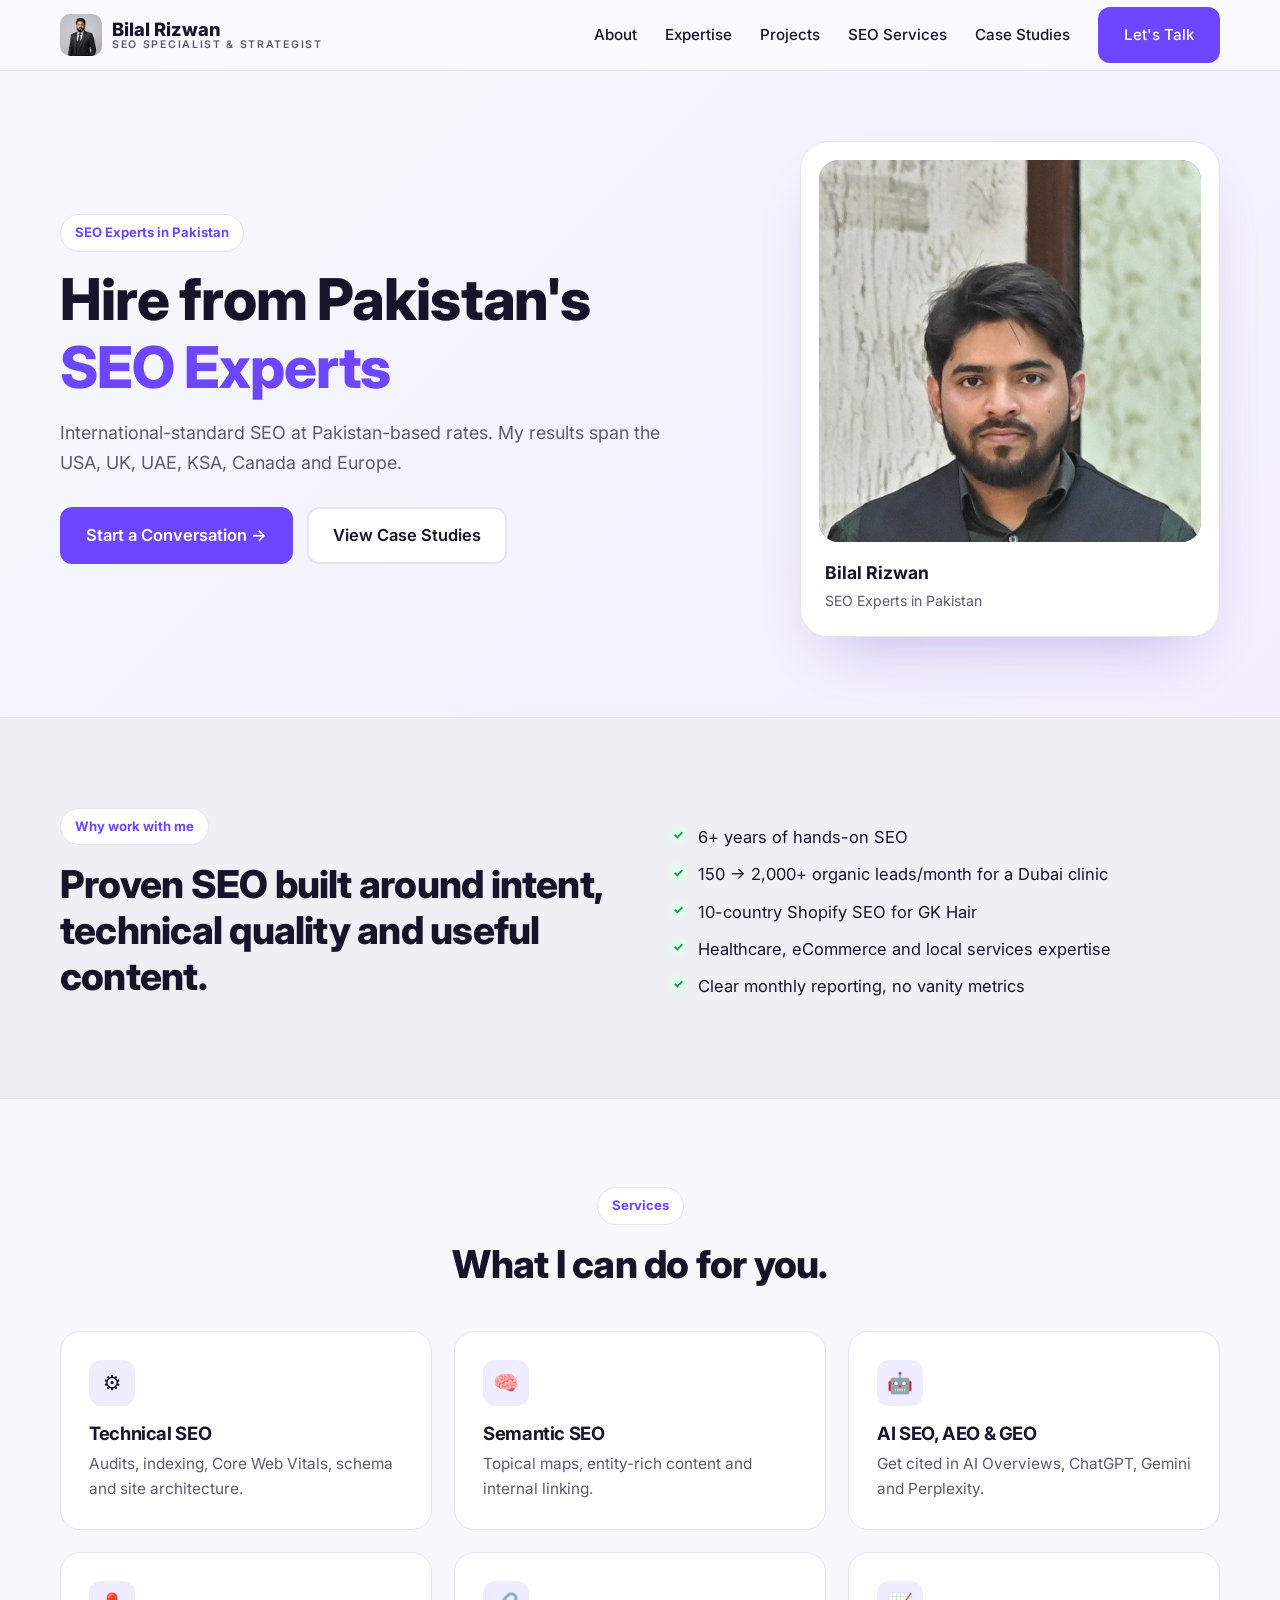
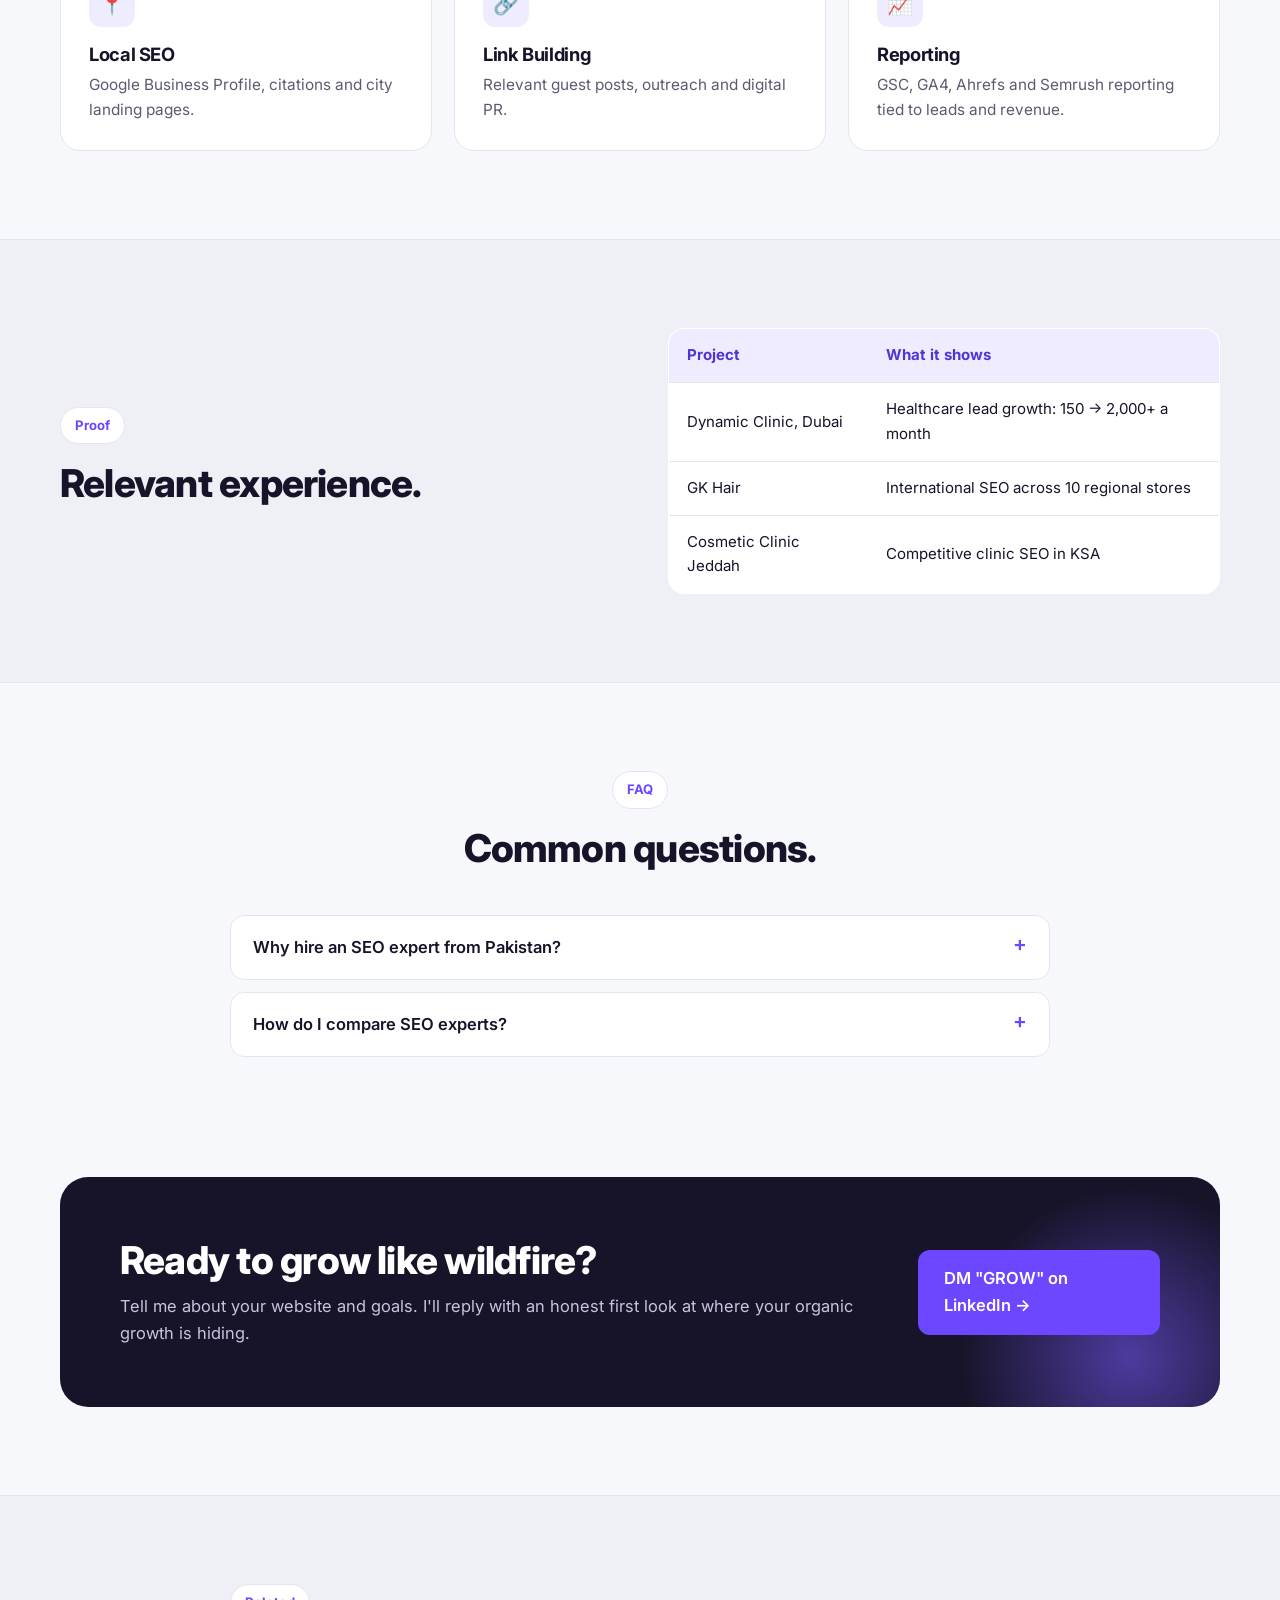
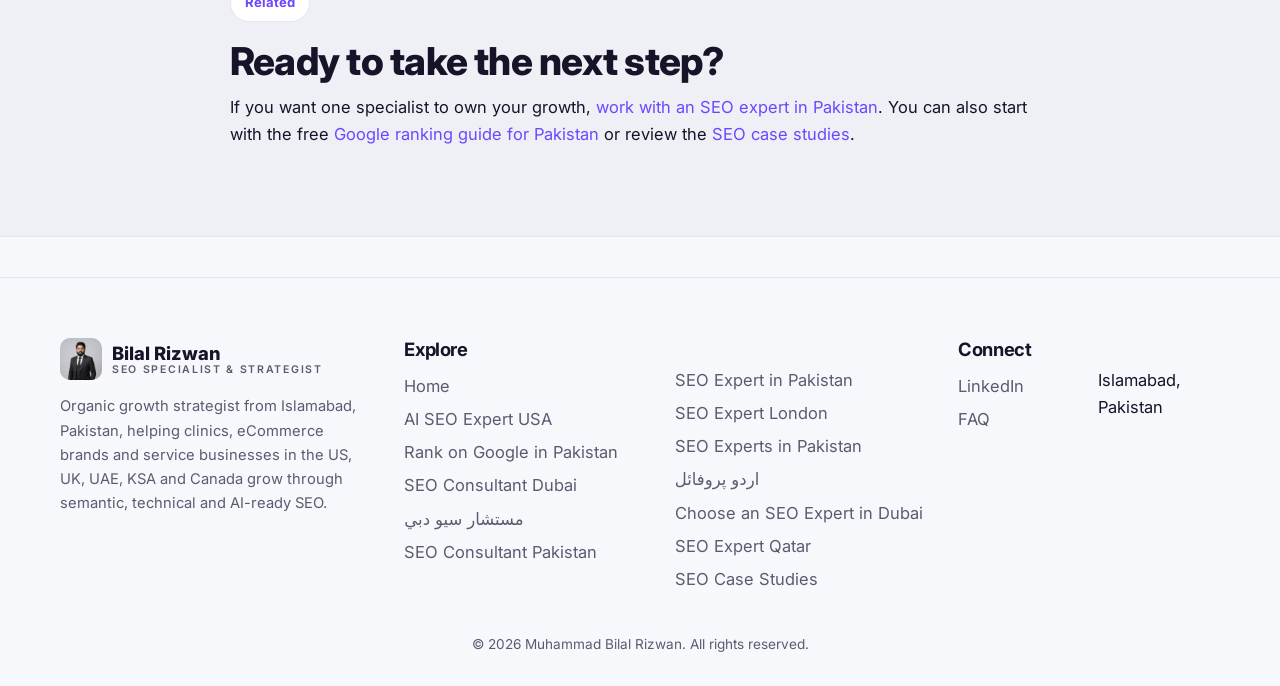
<file: seo-experts-in-pakistan.html>
<!DOCTYPE html>
<html lang="en"><head><meta charset="utf-8"><meta name="viewport" content="width=device-width,initial-scale=1">
<title>SEO Experts in Pakistan | Hire Bilal Rizwan</title><meta name="description" content="Looking for SEO experts in Pakistan? Bilal Rizwan offers technical, semantic, local and AI SEO with international results.">
<link rel="canonical" href="https://bilal-rizwan-seo.github.io/seo-experts-in-pakistan.html">
<meta property="og:title" content="SEO Experts in Pakistan | Hire Bilal Rizwan"><meta property="og:description" content="Looking for SEO experts in Pakistan? Bilal Rizwan offers technical, semantic, local and AI SEO with international results."><meta property="og:image" content="https://bilal-rizwan-seo.github.io/img/bilal-rizwan-seo-specialist-portrait.jpg"><meta property="og:type" content="website">
<link rel="preconnect" href="https://fonts.googleapis.com"><link rel="preconnect" href="https://fonts.gstatic.com" crossorigin>
<link href="https://fonts.googleapis.com/css2?family=Inter:wght@400;500;600&family=Plus+Jakarta+Sans:wght@700;800&display=swap" rel="stylesheet">
<link rel="icon" href="/favicon.ico" sizes="48x48"><link rel="icon" href="/favicon.svg" type="image/svg+xml"><link rel="icon" href="/favicon-32x32.png" type="image/png" sizes="32x32"><link rel="apple-touch-icon" href="/apple-touch-icon.png"><link rel="stylesheet" href="style.css">
<script type="application/ld+json">{"@context":"https://schema.org","@type":"Person","name":"Muhammad Bilal Rizwan","alternateName":"Bilal Rizwan","jobTitle":"SEO Specialist & Organic Growth Strategist","url":"https://bilal-rizwan-seo.github.io/","image":"https://bilal-rizwan-seo.github.io/img/bilal-rizwan-seo-specialist-portrait.jpg","address":{"@type":"PostalAddress","addressLocality":"Islamabad","addressCountry":"PK"},"alumniOf":"Preston University","sameAs":["https://www.linkedin.com/in/bilalrizwanseo/"],"knowsAbout":["Semantic SEO","Technical SEO","Topical Authority","AEO","GEO","Local SEO","Google Ads","Email Marketing"]}</script>
<script type="application/ld+json">{"@context":"https://schema.org","@type":"FAQPage","mainEntity":[{"@type":"Question","name":"Why hire an SEO expert from Pakistan?","acceptedAnswer":{"@type":"Answer","text":"You get experienced talent at competitive rates, with working hours that overlap the UK, UAE and US."}},{"@type":"Question","name":"How do I compare SEO experts?","acceptedAnswer":{"@type":"Answer","text":"Ask for real GSC and Ahrefs data, check their industry experience, and judge the clarity of their reporting."}}]}</script>
</head><body>
<header><nav class="wrap">
<a class="logo" href="index.html"><img src="img/bilal-rizwan-seo-specialist-portrait.jpg" alt="" class="av"><span>Bilal Rizwan<small>SEO SPECIALIST &amp; STRATEGIST</small></span></a>
<button class="burger" aria-label="Menu" onclick="document.querySelector('.menu').classList.toggle('open')">☰</button>
<ul class="menu">
<li><a href="index.html#about">About</a></li>
<li><a href="index.html#expertise">Expertise</a></li>
<li><a href="index.html#projects">Projects</a></li>
<li><a href="seo-expert-in-pakistan.html">SEO Services</a></li>
<li><a href="seo-case-studies.html">Case Studies</a></li>
<li><a class="btn btn-p" href="https://www.linkedin.com/in/bilalrizwanseo/" target="_blank" rel="noopener">Let's Talk</a></li>
</ul></nav></header>

<section class="hero"><div class="wrap hero-grid">
<div class="reveal"><span class="eyebrow">SEO Experts in Pakistan</span>
<h1>Hire from Pakistan's <span class="hl">SEO Experts</span></h1>
<p class="lead">International-standard SEO at Pakistan-based rates. My results span the USA, UK, UAE, KSA, Canada and Europe.</p>
<div class="cta"><a class="btn btn-p" href="https://www.linkedin.com/in/bilalrizwanseo/" target="_blank" rel="noopener">Start a Conversation →</a><a class="btn btn-o" href="seo-case-studies.html">View Case Studies</a></div></div>
<div class="hero-photo reveal"><img src="img/bilal-rizwan-seo-expert-pakistan.jpg" alt="Bilal Rizwan"><div class="pc"><b>Bilal Rizwan</b><span>SEO Experts in Pakistan</span></div></div>
</div></section>
<section class="alt"><div class="wrap grid2"><div class="reveal"><span class="eyebrow">Why work with me</span><h2>Proven SEO built around intent, technical quality and useful content.</h2></div>
<div class="reveal"><ul class="checks"><li>6+ years of hands-on SEO</li><li>150 → 2,000+ organic leads/month for a Dubai clinic</li><li>10-country Shopify SEO for GK Hair</li><li>Healthcare, eCommerce and local services expertise</li><li>Clear monthly reporting, no vanity metrics</li></ul></div></div></section>
<section><div class="wrap"><div class="head c reveal"><span class="eyebrow">Services</span><h2>What I can do for you.</h2></div><div class="grid3"><div class="card reveal"><div class="ico">⚙️</div><h3>Technical SEO</h3><p>Audits, indexing, Core Web Vitals, schema and site architecture.</p></div><div class="card reveal"><div class="ico">🧠</div><h3>Semantic SEO</h3><p>Topical maps, entity-rich content and internal linking.</p></div><div class="card reveal"><div class="ico">🤖</div><h3>AI SEO, AEO & GEO</h3><p>Get cited in AI Overviews, ChatGPT, Gemini and Perplexity.</p></div><div class="card reveal"><div class="ico">📍</div><h3>Local SEO</h3><p>Google Business Profile, citations and city landing pages.</p></div><div class="card reveal"><div class="ico">🔗</div><h3>Link Building</h3><p>Relevant guest posts, outreach and digital PR.</p></div><div class="card reveal"><div class="ico">📈</div><h3>Reporting</h3><p>GSC, GA4, Ahrefs and Semrush reporting tied to leads and revenue.</p></div></div></div></section>
<section class="alt"><div class="wrap grid2"><div class="reveal"><span class="eyebrow">Proof</span><h2>Relevant experience.</h2></div>
<table class="reveal"><tr><th>Project</th><th>What it shows</th></tr><tr><td>Dynamic Clinic, Dubai</td><td>Healthcare lead growth: 150 → 2,000+ a month</td></tr><tr><td>GK Hair</td><td>International SEO across 10 regional stores</td></tr><tr><td>Cosmetic Clinic Jeddah</td><td>Competitive clinic SEO in KSA</td></tr></table></div></section>
<section><div class="wrap" style="max-width:820px"><div class="head c reveal"><span class="eyebrow">FAQ</span><h2>Common questions.</h2></div><div class="reveal"><details><summary>Why hire an SEO expert from Pakistan?</summary><p>You get experienced talent at competitive rates, with working hours that overlap the UK, UAE and US.</p></details><details><summary>How do I compare SEO experts?</summary><p>Ask for real GSC and Ahrefs data, check their industry experience, and judge the clarity of their reporting.</p></details></div></div></section>

<section style="padding-top:20px"><div class="wrap"><div class="band reveal">
<div><h2>Ready to grow like wildfire?</h2><p>Tell me about your website and goals. I'll reply with an honest first look at where your organic growth is hiding.</p></div>
<a class="btn btn-p" href="https://www.linkedin.com/in/bilalrizwanseo/" target="_blank" rel="noopener" style="position:relative;z-index:1">DM "GROW" on LinkedIn →</a>
</div></div></section>
<section class="alt"><div class="wrap" style="max-width:820px"><span class="eyebrow">Related</span><h2>Ready to take the next step?</h2><p>If you want one specialist to own your growth, <a href="seo-expert-in-pakistan.html">work with an SEO expert in Pakistan</a>. You can also start with the free <a href="how-to-rank-on-google-search-in-pakistan.html">Google ranking guide for Pakistan</a> or review the <a href="seo-case-studies.html">SEO case studies</a>.</p></div></section>
<footer><div class="wrap"><div class="fgrid">
<div><a class="logo" href="index.html"><img src="img/bilal-rizwan-seo-specialist-portrait.jpg" alt="" class="av"><span>Bilal Rizwan<small>SEO SPECIALIST &amp; STRATEGIST</small></span></a><p style="margin-top:14px">Organic growth strategist from Islamabad, Pakistan, helping clinics, eCommerce brands and service businesses in the US, UK, UAE, KSA and Canada grow through semantic, technical and AI-ready SEO.</p></div>
<div><h3>Explore</h3><ul><li><a href="index.html">Home</a></li><li><a href="ai-seo-expert-usa.html">AI SEO Expert USA</a></li><li><a href="how-to-rank-on-google-search-in-pakistan.html">Rank on Google in Pakistan</a></li><li><a href="seo-consultant-dubai-uae.html">SEO Consultant Dubai</a></li><li><a href="seo-consultant-dubai-uae-ar.html">مستشار سيو دبي</a></li><li><a href="seo-consultant-in-pakistan.html">SEO Consultant Pakistan</a></li><li><a href="seo-expert-in-pakistan.html">SEO Expert in Pakistan</a></li><li><a href="seo-expert-london.html">SEO Expert London</a></li><li><a href="seo-experts-in-pakistan.html">SEO Experts in Pakistan</a></li><li><a href="urdu-seo-profile.html">اردو پروفائل</a></li><li><a href="seo-expert-dubai-hiring-guide.html">Choose an SEO Expert in Dubai</a></li><li><a href="seo-expert-qatar.html">SEO Expert Qatar</a></li><li><a href="seo-case-studies.html">SEO Case Studies</a></li></ul></div>
<div><h3>Connect</h3><ul><li><a href="https://www.linkedin.com/in/bilalrizwanseo/" target="_blank" rel="noopener">LinkedIn</a></li><li><a href="index.html#faq">FAQ</a></li><li>Islamabad, Pakistan</li></ul></div>
</div><p class="copy">© 2026 Muhammad Bilal Rizwan. All rights reserved.</p></div></footer>
<div class="lb" onclick="this.style.display='none'"><img alt=""></div>
<script>
const io=new IntersectionObserver(e=>e.forEach(x=>{if(x.isIntersecting){x.target.classList.add('in');io.unobserve(x.target)}}),{threshold:.12});
document.querySelectorAll('.reveal').forEach(el=>io.observe(el));
document.querySelectorAll('[data-zoom]').forEach(i=>i.onclick=()=>{const l=document.querySelector('.lb');l.querySelector('img').src=i.src;l.style.display='grid'});
document.querySelectorAll('.menu a').forEach(a=>a.onclick=()=>document.querySelector('.menu').classList.remove('open'));
</script></body></html>
</file>
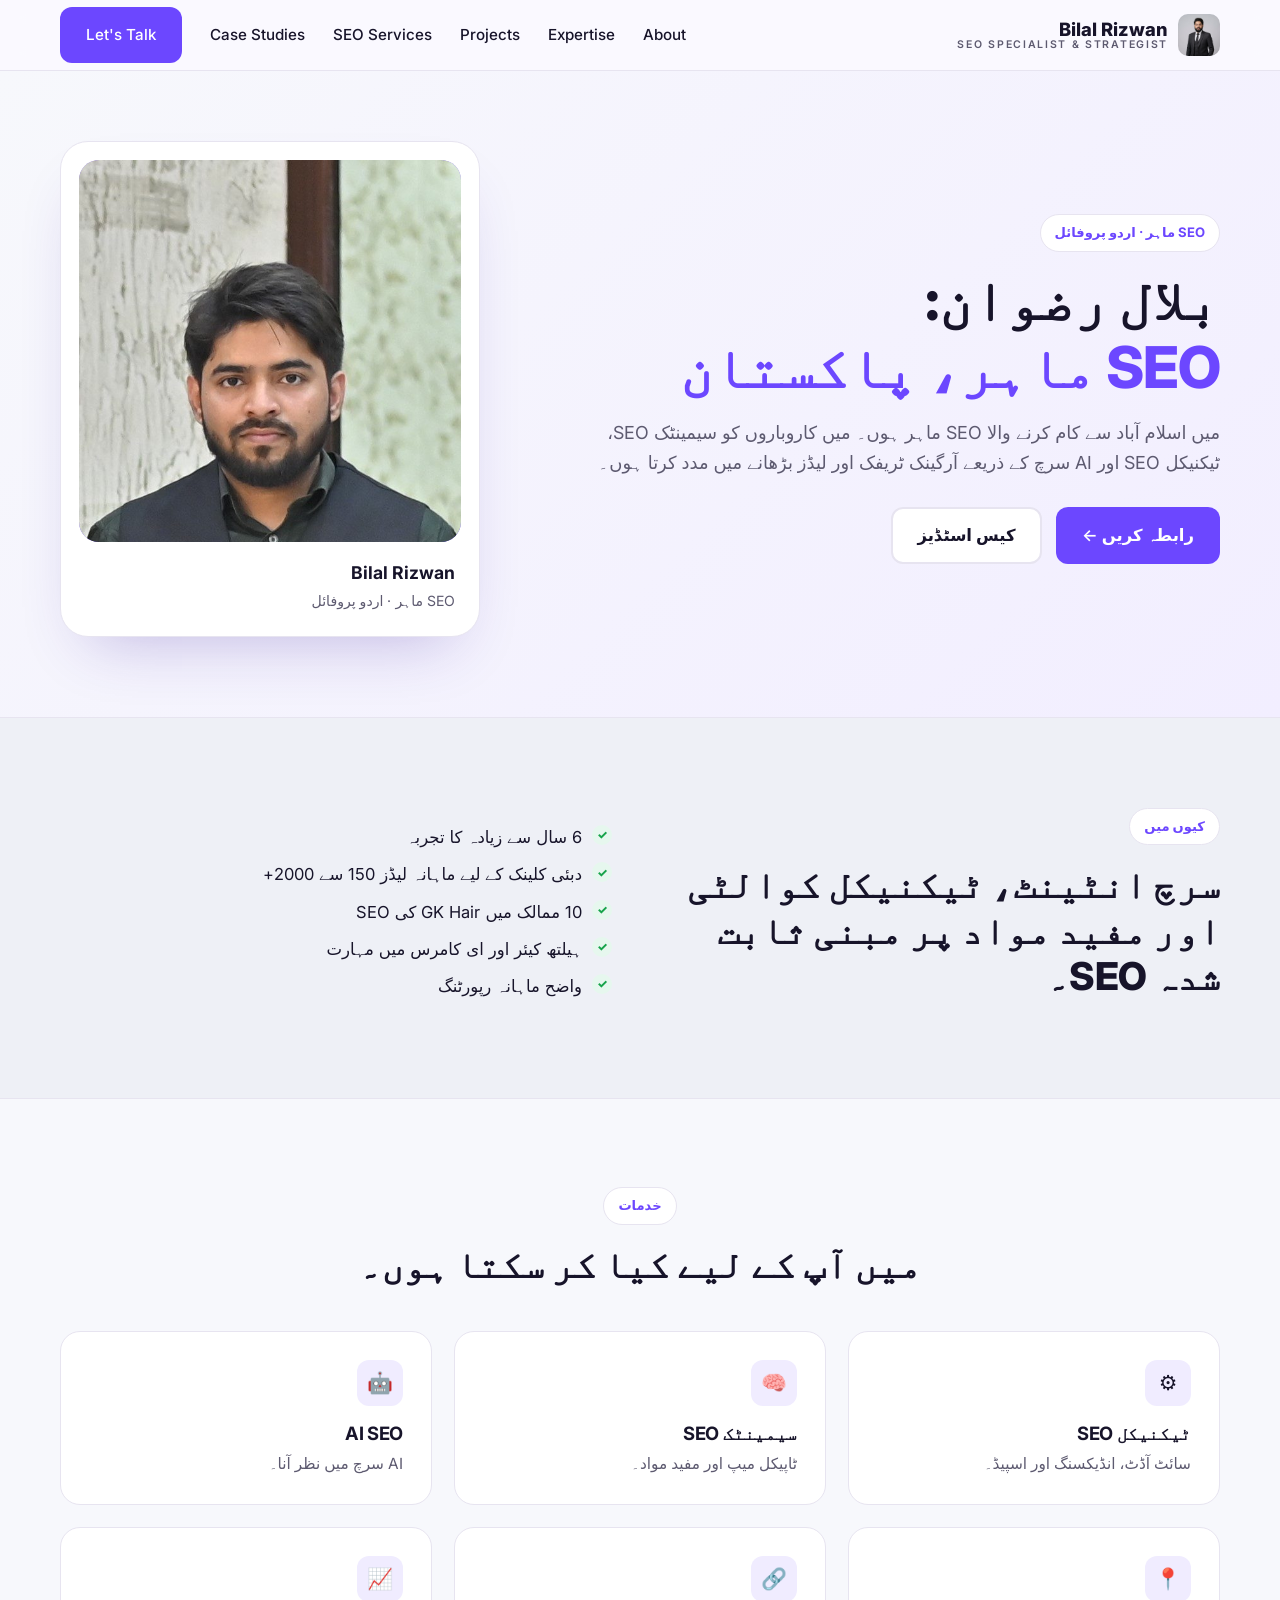
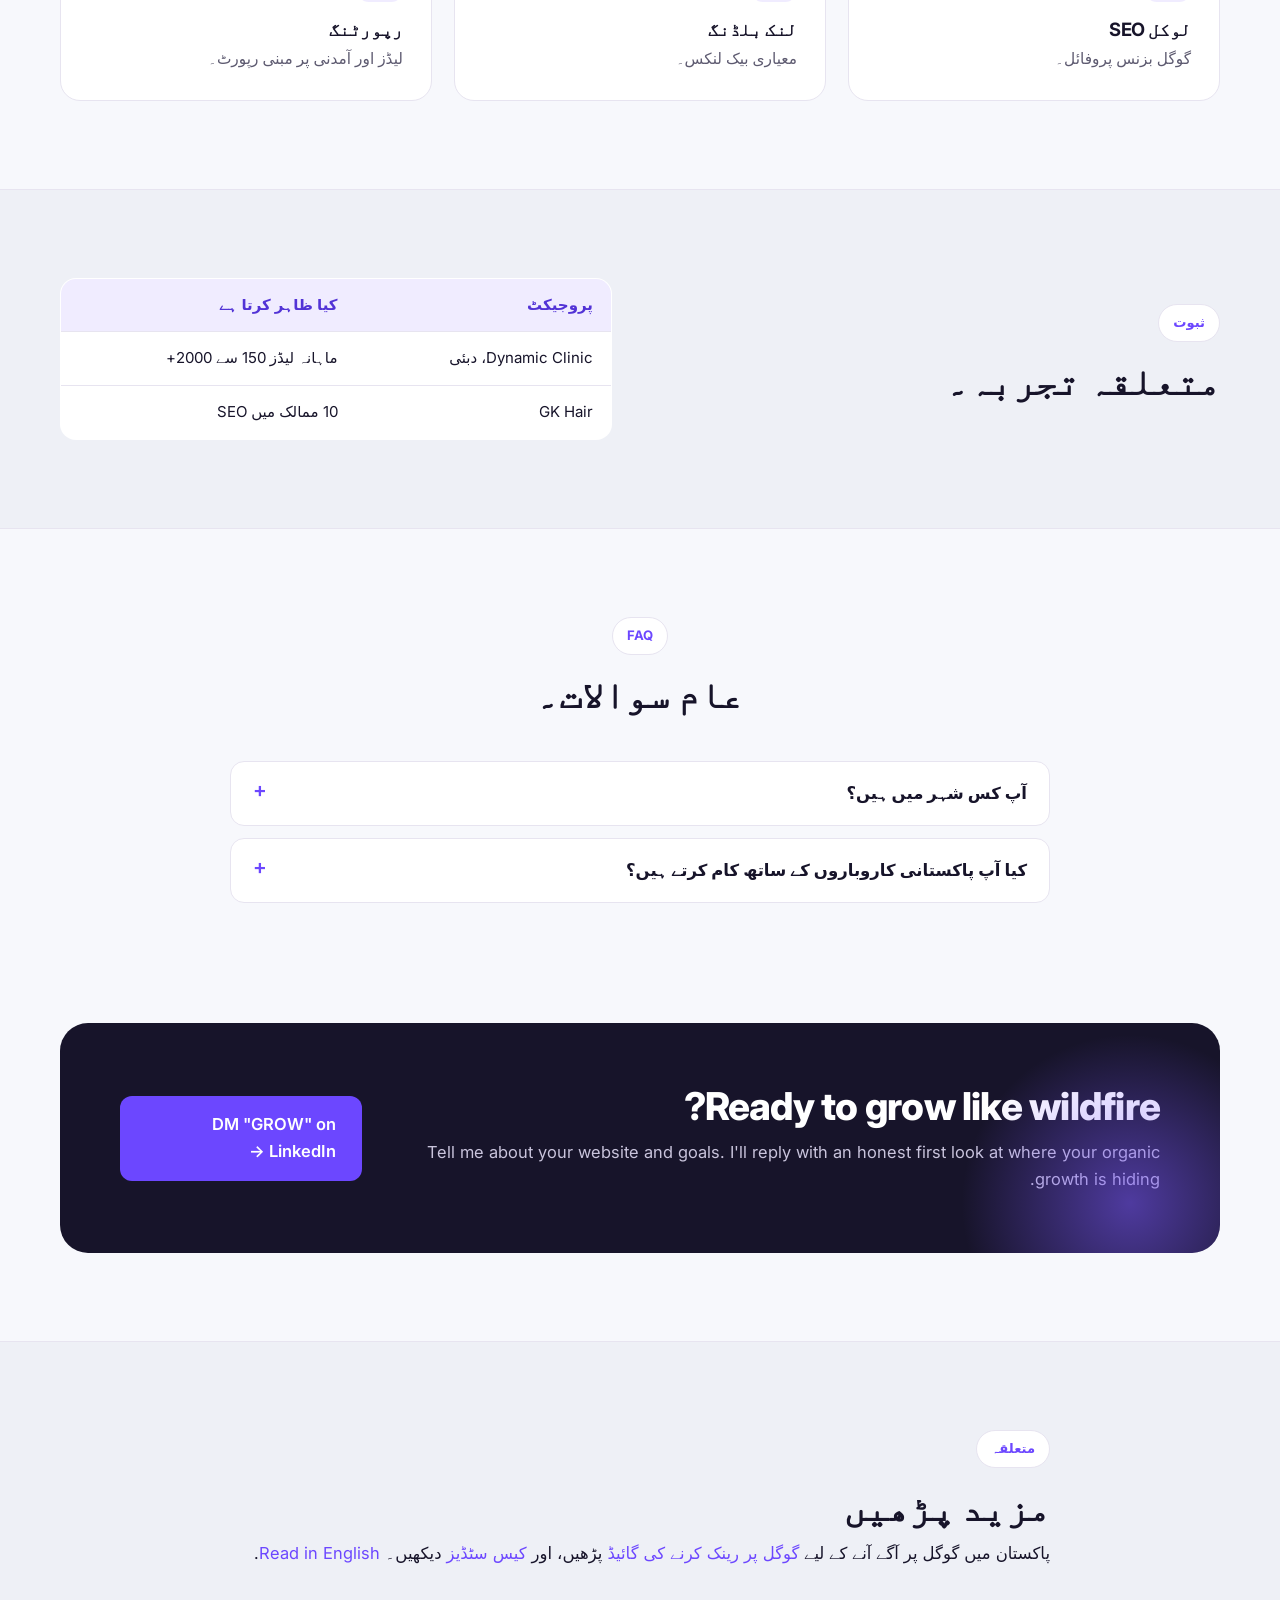
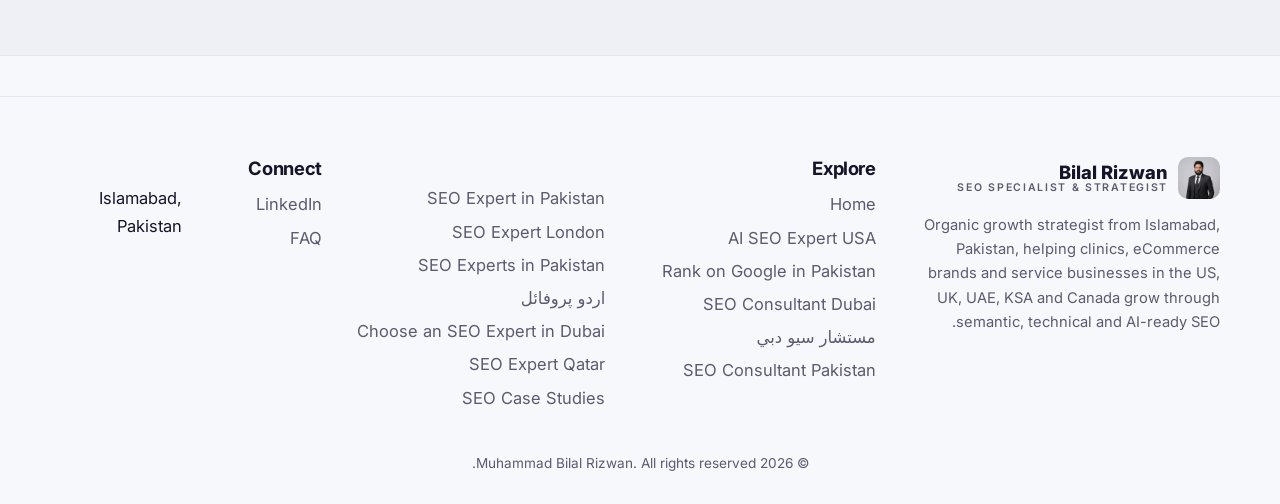
<file: urdu-seo-profile.html>
<!DOCTYPE html>
<html lang="ur" dir="rtl"><head><meta charset="utf-8"><meta name="viewport" content="width=device-width,initial-scale=1">
<title>بلال رضوان | SEO ماہر (اردو پروفائل)</title><meta name="description" content="بلال رضوان اسلام آباد کے SEO ماہر ہیں جن کے پاس 6 سال سے زیادہ کا تجربہ ہے۔">
<link rel="canonical" href="https://bilal-rizwan-seo.github.io/urdu-seo-profile.html">
<meta property="og:title" content="بلال رضوان | SEO ماہر (اردو پروفائل)"><meta property="og:description" content="بلال رضوان اسلام آباد کے SEO ماہر ہیں جن کے پاس 6 سال سے زیادہ کا تجربہ ہے۔"><meta property="og:image" content="https://bilal-rizwan-seo.github.io/img/bilal-rizwan-seo-specialist-portrait.jpg"><meta property="og:type" content="website">
<link rel="preconnect" href="https://fonts.googleapis.com"><link rel="preconnect" href="https://fonts.gstatic.com" crossorigin>
<link href="https://fonts.googleapis.com/css2?family=Inter:wght@400;500;600&family=Plus+Jakarta+Sans:wght@700;800&display=swap" rel="stylesheet">
<link rel="icon" href="/favicon.ico" sizes="48x48"><link rel="icon" href="/favicon.svg" type="image/svg+xml"><link rel="icon" href="/favicon-32x32.png" type="image/png" sizes="32x32"><link rel="apple-touch-icon" href="/apple-touch-icon.png"><link rel="stylesheet" href="style.css">
<script type="application/ld+json">{"@context":"https://schema.org","@type":"Person","name":"Muhammad Bilal Rizwan","alternateName":"Bilal Rizwan","jobTitle":"SEO Specialist & Organic Growth Strategist","url":"https://bilal-rizwan-seo.github.io/","image":"https://bilal-rizwan-seo.github.io/img/bilal-rizwan-seo-specialist-portrait.jpg","address":{"@type":"PostalAddress","addressLocality":"Islamabad","addressCountry":"PK"},"alumniOf":"Preston University","sameAs":["https://www.linkedin.com/in/bilalrizwanseo/"],"knowsAbout":["Semantic SEO","Technical SEO","Topical Authority","AEO","GEO","Local SEO","Google Ads","Email Marketing"]}</script>
<script type="application/ld+json">{"@context":"https://schema.org","@type":"FAQPage","mainEntity":[{"@type":"Question","name":"آپ کس شہر میں ہیں؟","acceptedAnswer":{"@type":"Answer","text":"اسلام آباد، پاکستان۔"}},{"@type":"Question","name":"کیا آپ پاکستانی کاروباروں کے ساتھ کام کرتے ہیں؟","acceptedAnswer":{"@type":"Answer","text":"جی ہاں، پاکستان اور بیرون ملک دونوں۔"}}]}</script>
</head><body>
<header><nav class="wrap">
<a class="logo" href="index.html"><img src="img/bilal-rizwan-seo-specialist-portrait.jpg" alt="" class="av"><span>Bilal Rizwan<small>SEO SPECIALIST &amp; STRATEGIST</small></span></a>
<button class="burger" aria-label="Menu" onclick="document.querySelector('.menu').classList.toggle('open')">☰</button>
<ul class="menu">
<li><a href="index.html#about">About</a></li>
<li><a href="index.html#expertise">Expertise</a></li>
<li><a href="index.html#projects">Projects</a></li>
<li><a href="seo-expert-in-pakistan.html">SEO Services</a></li>
<li><a href="seo-case-studies.html">Case Studies</a></li>
<li><a class="btn btn-p" href="https://www.linkedin.com/in/bilalrizwanseo/" target="_blank" rel="noopener">Let's Talk</a></li>
</ul></nav></header>

<section class="hero"><div class="wrap hero-grid">
<div class="reveal"><span class="eyebrow">SEO ماہر · اردو پروفائل</span>
<h1>بلال رضوان: <span class="hl">SEO ماہر، پاکستان</span></h1>
<p class="lead">میں اسلام آباد سے کام کرنے والا SEO ماہر ہوں۔ میں کاروباروں کو سیمینٹک SEO، ٹیکنیکل SEO اور AI سرچ کے ذریعے آرگینک ٹریفک اور لیڈز بڑھانے میں مدد کرتا ہوں۔</p>
<div class="cta"><a class="btn btn-p" href="https://www.linkedin.com/in/bilalrizwanseo/" target="_blank" rel="noopener">رابطہ کریں ←</a><a class="btn btn-o" href="seo-case-studies.html">کیس اسٹڈیز</a></div></div>
<div class="hero-photo reveal"><img src="img/bilal-rizwan-seo-expert-pakistan.jpg" alt="Bilal Rizwan"><div class="pc"><b>Bilal Rizwan</b><span>SEO ماہر · اردو پروفائل</span></div></div>
</div></section>
<section class="alt"><div class="wrap grid2"><div class="reveal"><span class="eyebrow">کیوں میں</span><h2>سرچ انٹینٹ، ٹیکنیکل کوالٹی اور مفید مواد پر مبنی ثابت شدہ SEO۔</h2></div>
<div class="reveal"><ul class="checks"><li>6 سال سے زیادہ کا تجربہ</li><li>دبئی کلینک کے لیے ماہانہ لیڈز 150 سے 2000+</li><li>10 ممالک میں GK Hair کی SEO</li><li>ہیلتھ کیئر اور ای کامرس میں مہارت</li><li>واضح ماہانہ رپورٹنگ</li></ul></div></div></section>
<section><div class="wrap"><div class="head c reveal"><span class="eyebrow">خدمات</span><h2>میں آپ کے لیے کیا کر سکتا ہوں۔</h2></div><div class="grid3"><div class="card reveal"><div class="ico">⚙️</div><h3>ٹیکنیکل SEO</h3><p>سائٹ آڈٹ، انڈیکسنگ اور اسپیڈ۔</p></div><div class="card reveal"><div class="ico">🧠</div><h3>سیمینٹک SEO</h3><p>ٹاپیکل میپ اور مفید مواد۔</p></div><div class="card reveal"><div class="ico">🤖</div><h3>AI SEO</h3><p>AI سرچ میں نظر آنا۔</p></div><div class="card reveal"><div class="ico">📍</div><h3>لوکل SEO</h3><p>گوگل بزنس پروفائل۔</p></div><div class="card reveal"><div class="ico">🔗</div><h3>لنک بلڈنگ</h3><p>معیاری بیک لنکس۔</p></div><div class="card reveal"><div class="ico">📈</div><h3>رپورٹنگ</h3><p>لیڈز اور آمدنی پر مبنی رپورٹ۔</p></div></div></div></section>
<section class="alt"><div class="wrap grid2"><div class="reveal"><span class="eyebrow">ثبوت</span><h2>متعلقہ تجربہ۔</h2></div>
<table class="reveal"><tr><th>پروجیکٹ</th><th>کیا ظاہر کرتا ہے</th></tr><tr><td>Dynamic Clinic، دبئی</td><td>ماہانہ لیڈز 150 سے 2000+</td></tr><tr><td>GK Hair</td><td>10 ممالک میں SEO</td></tr></table></div></section>
<section><div class="wrap" style="max-width:820px"><div class="head c reveal"><span class="eyebrow">FAQ</span><h2>عام سوالات۔</h2></div><div class="reveal"><details><summary>آپ کس شہر میں ہیں؟</summary><p>اسلام آباد، پاکستان۔</p></details><details><summary>کیا آپ پاکستانی کاروباروں کے ساتھ کام کرتے ہیں؟</summary><p>جی ہاں، پاکستان اور بیرون ملک دونوں۔</p></details></div></div></section>

<section style="padding-top:20px"><div class="wrap"><div class="band reveal">
<div><h2>Ready to grow like wildfire?</h2><p>Tell me about your website and goals. I'll reply with an honest first look at where your organic growth is hiding.</p></div>
<a class="btn btn-p" href="https://www.linkedin.com/in/bilalrizwanseo/" target="_blank" rel="noopener" style="position:relative;z-index:1">DM "GROW" on LinkedIn →</a>
</div></div></section>
<section class="alt"><div class="wrap" style="max-width:820px"><span class="eyebrow">متعلقہ</span><h2>مزید پڑھیں</h2><p>پاکستان میں گوگل پر آگے آنے کے لیے <a href="how-to-rank-on-google-search-in-pakistan.html">گوگل پر رینک کرنے کی گائیڈ</a> پڑھیں، اور <a href="seo-case-studies.html">کیس سٹڈیز</a> دیکھیں۔ <a href="seo-expert-in-pakistan.html" lang="en">Read in English</a>.</p></div></section>
<footer><div class="wrap"><div class="fgrid">
<div><a class="logo" href="index.html"><img src="img/bilal-rizwan-seo-specialist-portrait.jpg" alt="" class="av"><span>Bilal Rizwan<small>SEO SPECIALIST &amp; STRATEGIST</small></span></a><p style="margin-top:14px">Organic growth strategist from Islamabad, Pakistan, helping clinics, eCommerce brands and service businesses in the US, UK, UAE, KSA and Canada grow through semantic, technical and AI-ready SEO.</p></div>
<div><h3>Explore</h3><ul><li><a href="index.html">Home</a></li><li><a href="ai-seo-expert-usa.html">AI SEO Expert USA</a></li><li><a href="how-to-rank-on-google-search-in-pakistan.html">Rank on Google in Pakistan</a></li><li><a href="seo-consultant-dubai-uae.html">SEO Consultant Dubai</a></li><li><a href="seo-consultant-dubai-uae-ar.html">مستشار سيو دبي</a></li><li><a href="seo-consultant-in-pakistan.html">SEO Consultant Pakistan</a></li><li><a href="seo-expert-in-pakistan.html">SEO Expert in Pakistan</a></li><li><a href="seo-expert-london.html">SEO Expert London</a></li><li><a href="seo-experts-in-pakistan.html">SEO Experts in Pakistan</a></li><li><a href="urdu-seo-profile.html">اردو پروفائل</a></li><li><a href="seo-expert-dubai-hiring-guide.html">Choose an SEO Expert in Dubai</a></li><li><a href="seo-expert-qatar.html">SEO Expert Qatar</a></li><li><a href="seo-case-studies.html">SEO Case Studies</a></li></ul></div>
<div><h3>Connect</h3><ul><li><a href="https://www.linkedin.com/in/bilalrizwanseo/" target="_blank" rel="noopener">LinkedIn</a></li><li><a href="index.html#faq">FAQ</a></li><li>Islamabad, Pakistan</li></ul></div>
</div><p class="copy">© 2026 Muhammad Bilal Rizwan. All rights reserved.</p></div></footer>
<div class="lb" onclick="this.style.display='none'"><img alt=""></div>
<script>
const io=new IntersectionObserver(e=>e.forEach(x=>{if(x.isIntersecting){x.target.classList.add('in');io.unobserve(x.target)}}),{threshold:.12});
document.querySelectorAll('.reveal').forEach(el=>io.observe(el));
document.querySelectorAll('[data-zoom]').forEach(i=>i.onclick=()=>{const l=document.querySelector('.lb');l.querySelector('img').src=i.src;l.style.display='grid'});
document.querySelectorAll('.menu a').forEach(a=>a.onclick=()=>document.querySelector('.menu').classList.remove('open'));
</script></body></html>
</file>
<file: style.css>
:root{--ink:#17142a;--muted:#5d5a70;--line:#e7e4f0;--bg:#f7f8fc;--card:#fff;--accent:#6c47ff;--accent-d:#5233d6;--soft:#f0ecff;--grad:linear-gradient(135deg,#6c47ff 0%,#9b6bff 100%)}
*{box-sizing:border-box;margin:0;padding:0}
html{scroll-behavior:smooth}
body{font-family:"Inter",system-ui,-apple-system,Segoe UI,Roboto,sans-serif;color:var(--ink);background:var(--bg);line-height:1.65;font-size:16.5px}
h1,h2,h3{font-family:"Inter",Arial,sans-serif;line-height:1.2;letter-spacing:-.02em}
h1{font-size:clamp(2.2rem,4.6vw,3.6rem);font-weight:800}
h2{font-size:clamp(1.7rem,3vw,2.4rem);font-weight:800;margin-bottom:.6rem}
h3{font-size:1.15rem;font-weight:700;margin-bottom:.4rem}
a{color:var(--accent);text-decoration:none}
img{max-width:100%;display:block}
.wrap{width:min(1160px,92%);margin:auto}
section{padding:88px 0}
.eyebrow{display:inline-block;font-size:.78rem;font-weight:700;letter-spacing:.14em;text-transform:uppercase;color:var(--accent);background:var(--soft);padding:6px 12px;border-radius:99px;margin-bottom:16px}
.lead{font-size:1.12rem;color:var(--muted);max-width:640px}
.hl{color:var(--accent)}
/* nav */
header{position:sticky;top:0;z-index:50;background:rgba(251,250,255,.85);backdrop-filter:blur(12px);border-bottom:1px solid var(--line)}
nav{display:flex;align-items:center;justify-content:space-between;height:70px}
.logo{font-weight:800;color:var(--ink);font-size:1.15rem;line-height:1.1}
.logo small{display:block;font-size:.66rem;letter-spacing:.16em;color:var(--muted);font-weight:600}
.menu{display:flex;gap:28px;align-items:center;list-style:none}
.menu a{color:var(--ink);font-weight:500;font-size:.95rem}
.menu a:hover{color:var(--accent)}
.btn{display:inline-flex;align-items:center;gap:8px;padding:13px 24px;border-radius:12px;font-weight:600;transition:.2s;border:2px solid transparent}
.btn-p{background:var(--accent);color:#fff!important}
.btn-p:hover{background:var(--accent-d);transform:translateY(-2px)}
.btn-o{border-color:var(--line);color:var(--ink)!important;background:#fff}
.btn-o:hover{border-color:var(--accent)}
.burger{display:none;background:none;border:0;font-size:1.6rem;cursor:pointer;color:var(--ink)}
/* hero */
.hero{padding:70px 0 80px;position:relative;overflow:hidden}
.hero:before{content:"";position:absolute;right:-180px;top:-160px;width:560px;height:560px;background:radial-gradient(circle,#e4dcff 0,transparent 65%);z-index:-1}
.hero-grid{display:grid;grid-template-columns:1.15fr .85fr;gap:56px;align-items:center}
.hero p.lead{margin:20px 0 30px}
.cta{display:flex;gap:14px;flex-wrap:wrap}
.hero-photo{position:relative}
.hero-photo img{border-radius:28px;aspect-ratio:4/5;object-fit:cover;width:100%;box-shadow:0 30px 60px -25px rgba(60,30,160,.35)}
.badge{position:absolute;background:#fff;border:1px solid var(--line);border-radius:16px;padding:12px 16px;box-shadow:0 14px 30px -14px rgba(23,20,42,.25);font-size:.85rem}
.badge b{display:block;font-size:1.35rem;color:var(--accent)}
.b1{left:-28px;bottom:60px}.b2{right:-18px;top:40px}
.stats{display:grid;grid-template-columns:repeat(4,1fr);gap:18px;margin-top:46px}
.stat{background:#fff;border:1px solid var(--line);border-radius:16px;padding:18px}
.stat b{font-size:1.7rem;display:block}
.stat span{color:var(--muted);font-size:.88rem}
/* generic */
.grid2{display:grid;grid-template-columns:1fr 1fr;gap:56px;align-items:center}
.grid3{display:grid;grid-template-columns:repeat(3,1fr);gap:22px}
.card{background:var(--card);border:1px solid var(--line);border-radius:20px;padding:28px;transition:.25s}
.card:hover{transform:translateY(-4px);border-color:#cfc3ff;box-shadow:0 20px 40px -24px rgba(80,50,200,.3)}
.card p{color:var(--muted);font-size:.96rem}
.ico{width:46px;height:46px;border-radius:12px;background:var(--soft);display:grid;place-items:center;font-size:1.3rem;margin-bottom:16px}
.head{margin-bottom:44px}
.head.c{text-align:center}.head.c .lead{margin:auto}
.alt{background:#fff;border-top:1px solid var(--line);border-bottom:1px solid var(--line)}
.about-img img{border-radius:24px;aspect-ratio:4/5;object-fit:cover}
.checks{list-style:none;margin-top:18px}
.checks li{padding-left:30px;position:relative;margin:10px 0}
.checks li:before{content:"✓";position:absolute;left:0;top:1px;width:20px;height:20px;border-radius:50%;background:var(--soft);color:var(--accent);font-size:.75rem;display:grid;place-items:center;font-weight:800}
.steps{counter-reset:s}
.steps .card{position:relative}
.steps .card:before{counter-increment:s;content:"0" counter(s);font-weight:800;font-size:2rem;color:#dcd3ff;display:block;margin-bottom:6px}
/* timeline */
.tl{border-left:2px solid var(--line);margin-left:8px}
.tl-item{position:relative;padding:0 0 30px 30px}
.tl-item:before{content:"";position:absolute;left:-8px;top:6px;width:14px;height:14px;border-radius:50%;background:var(--accent);box-shadow:0 0 0 5px var(--soft)}
.tl-item small{color:var(--accent);font-weight:700}
.tl-item p{color:var(--muted)}
/* projects */
.chips{display:flex;flex-wrap:wrap;gap:10px}
.chip{background:#fff;border:1px solid var(--line);border-radius:99px;padding:8px 14px;font-size:.88rem}
.chip i{font-style:normal;color:var(--muted);font-size:.78rem;margin-left:4px}
.case{display:grid;grid-template-columns:1fr 1.1fr;gap:40px;align-items:center;margin-bottom:70px}
.case:nth-child(even) .case-media{order:-1}
.case-media{display:grid;gap:14px}
.case-media img{border-radius:14px;border:1px solid var(--line);background:#fff}
.meta{display:flex;gap:12px;flex-wrap:wrap;margin:16px 0}
.meta div{background:var(--soft);border-radius:12px;padding:10px 14px;font-size:.85rem}
.meta b{display:block;color:var(--accent-d)}
.certs img{border-radius:14px;border:1px solid var(--line);cursor:zoom-in}
/* faq */
details{background:#fff;border:1px solid var(--line);border-radius:14px;padding:18px 22px;margin-bottom:12px}
summary{font-weight:600;cursor:pointer;list-style:none;display:flex;justify-content:space-between}
summary:after{content:"+";color:var(--accent);font-size:1.3rem;line-height:1}
details[open] summary:after{content:"–"}
details p{color:var(--muted);margin-top:10px}
/* table */
table{width:100%;border-collapse:collapse;background:#fff;border-radius:16px;overflow:hidden;border:1px solid var(--line)}
th,td{padding:14px 18px;text-align:left;border-bottom:1px solid var(--line);font-size:.94rem}
th{background:var(--soft);color:var(--accent-d)}
/* cta band */
.band{background:var(--ink);color:#fff;border-radius:28px;padding:60px;display:flex;justify-content:space-between;align-items:center;gap:30px;position:relative;overflow:hidden}
.band:after{content:"";position:absolute;right:-80px;bottom:-120px;width:340px;height:340px;background:radial-gradient(circle,rgba(124,90,255,.55),transparent 70%)}
.band p{color:#c9c4dc}
footer{padding:60px 0 30px;border-top:1px solid var(--line);margin-top:40px}
.fgrid{display:grid;grid-template-columns:1.4fr 1fr 1fr;gap:30px}
footer ul{list-style:none}footer li{margin:6px 0}footer li a{color:var(--muted)}
footer p{color:var(--muted);font-size:.92rem}
.copy{text-align:center;color:var(--muted);font-size:.85rem;margin-top:40px}
.lb{position:fixed;inset:0;background:rgba(10,8,20,.85);display:none;place-items:center;z-index:99;padding:30px;cursor:zoom-out}
.lb img{max-height:90vh;border-radius:10px}
.reveal{opacity:0;transform:translateY(24px);transition:.7s}
.reveal.in{opacity:1;transform:none}
@media(max-width:900px){
.hero-grid,.grid2,.case{grid-template-columns:1fr}.case:nth-child(even) .case-media{order:0}
.grid3{grid-template-columns:1fr 1fr}.stats{grid-template-columns:1fr 1fr}
.menu{display:none;position:absolute;top:70px;left:0;right:0;background:#fff;flex-direction:column;padding:20px;border-bottom:1px solid var(--line)}
.menu.open{display:flex}.burger{display:block}
.band{flex-direction:column;text-align:center;padding:40px 24px}.fgrid{grid-template-columns:1fr}
.b1{left:10px}.b2{right:10px}}
@media(max-width:600px){.grid3{grid-template-columns:1fr}section{padding:64px 0}table{font-size:.8rem}th,td{padding:10px}}

.logo{display:flex;align-items:center;gap:10px}.av{width:42px;height:42px;border-radius:10px;object-fit:cover;object-position:top}
.eyebrow{background:#fff;border:1px solid var(--line);text-transform:none;letter-spacing:0;font-size:.82rem;padding:7px 14px}
.hero{background:linear-gradient(135deg,#f7f8fc 0%,#f2eeff 100%)}
.hero h1{line-height:1.08}.hero h1 .hl{display:block;margin-top:6px}
.hero-photo{background:#fff;border:1px solid var(--line);border-radius:28px;padding:18px;box-shadow:0 30px 60px -30px rgba(60,30,160,.3);max-width:420px;justify-self:end}
.hero-photo img{border-radius:20px;box-shadow:none;aspect-ratio:1/1;object-position:top;background:linear-gradient(160deg,#a78bfa,#6c47ff)}
.pc{padding:16px 6px 4px}.pc b{display:block;font-size:1.1rem}.pc span{color:var(--muted);font-size:.88rem}
.alt{background:#eef0f6}
.checks li:before{background:#e6f7ee;color:#16a34a}
footer .fgrid{grid-template-columns:1.2fr 2fr 1fr}footer .fgrid ul{columns:2}
[dir=rtl] .checks li{padding-left:0;padding-right:30px}[dir=rtl] .checks li:before{left:auto;right:0}[dir=rtl] th,[dir=rtl] td{text-align:right}
@media(max-width:900px){footer .fgrid{grid-template-columns:1fr}}
</file>
